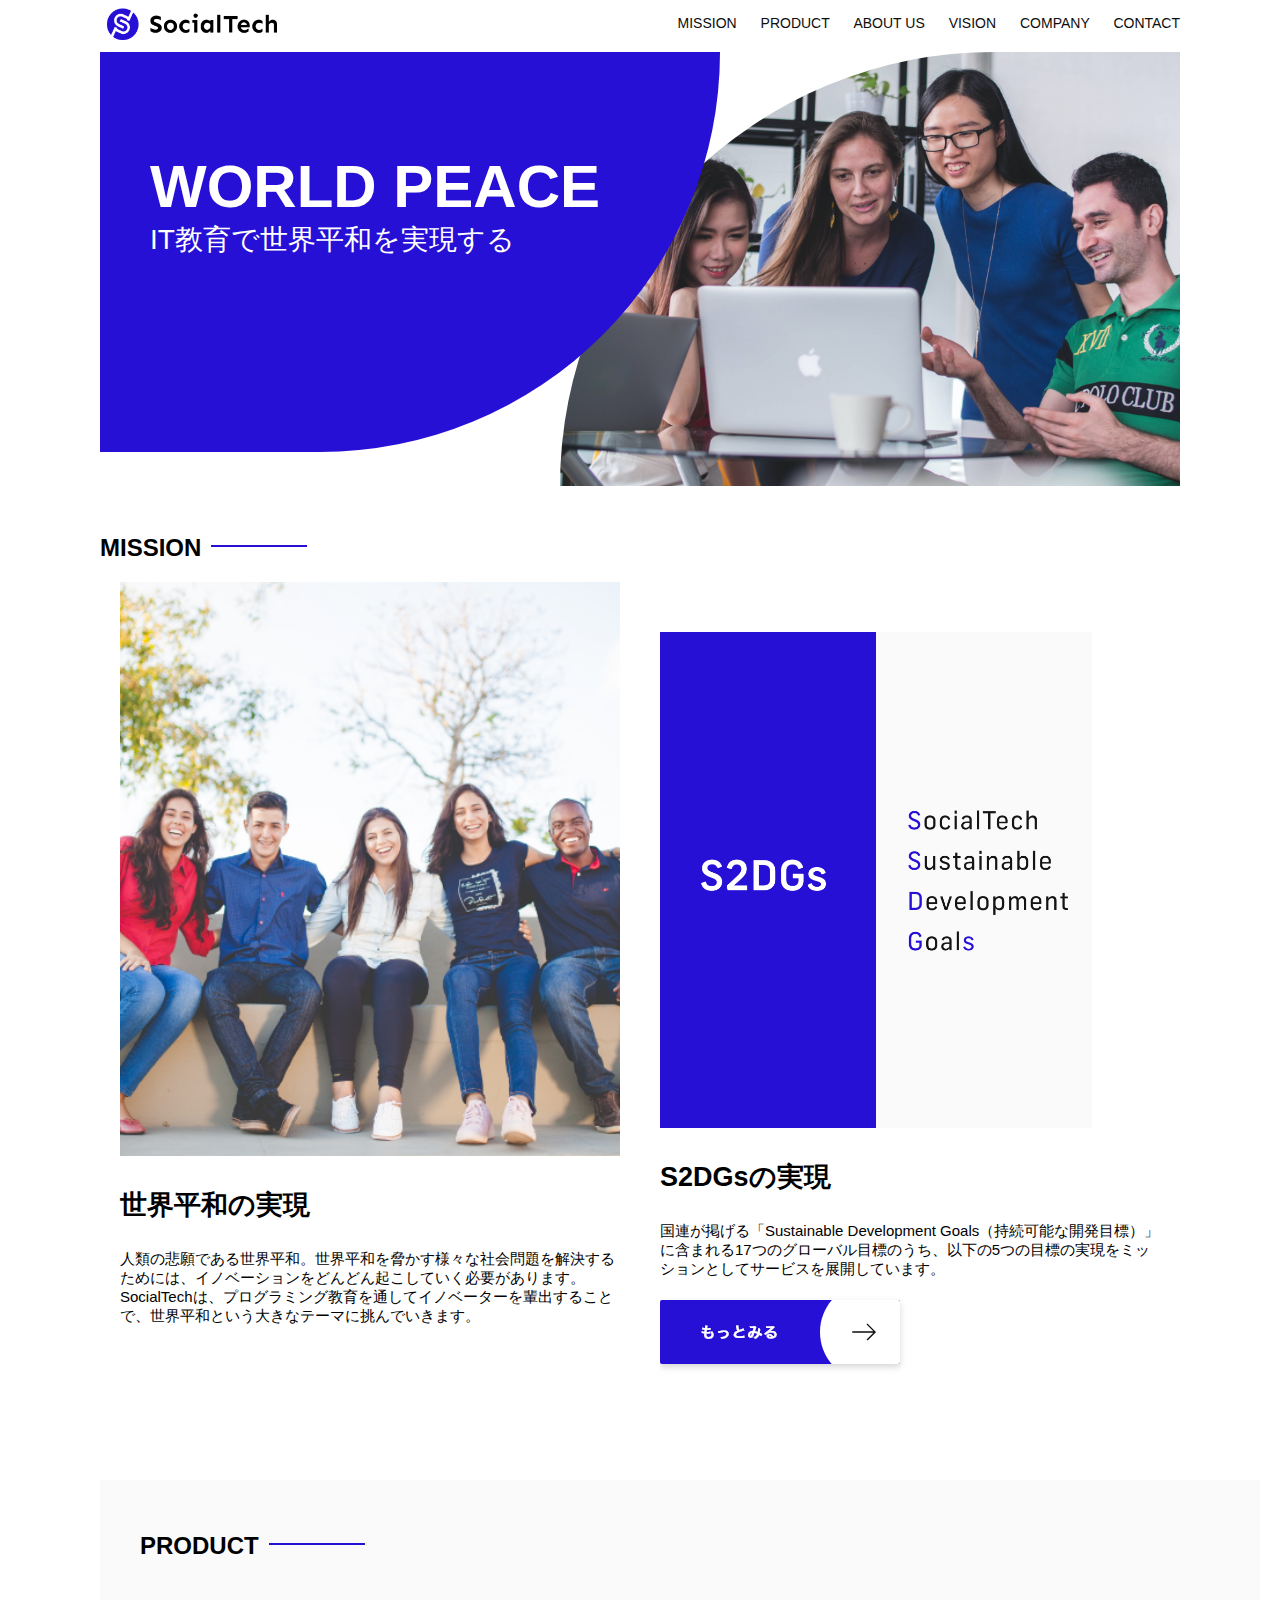
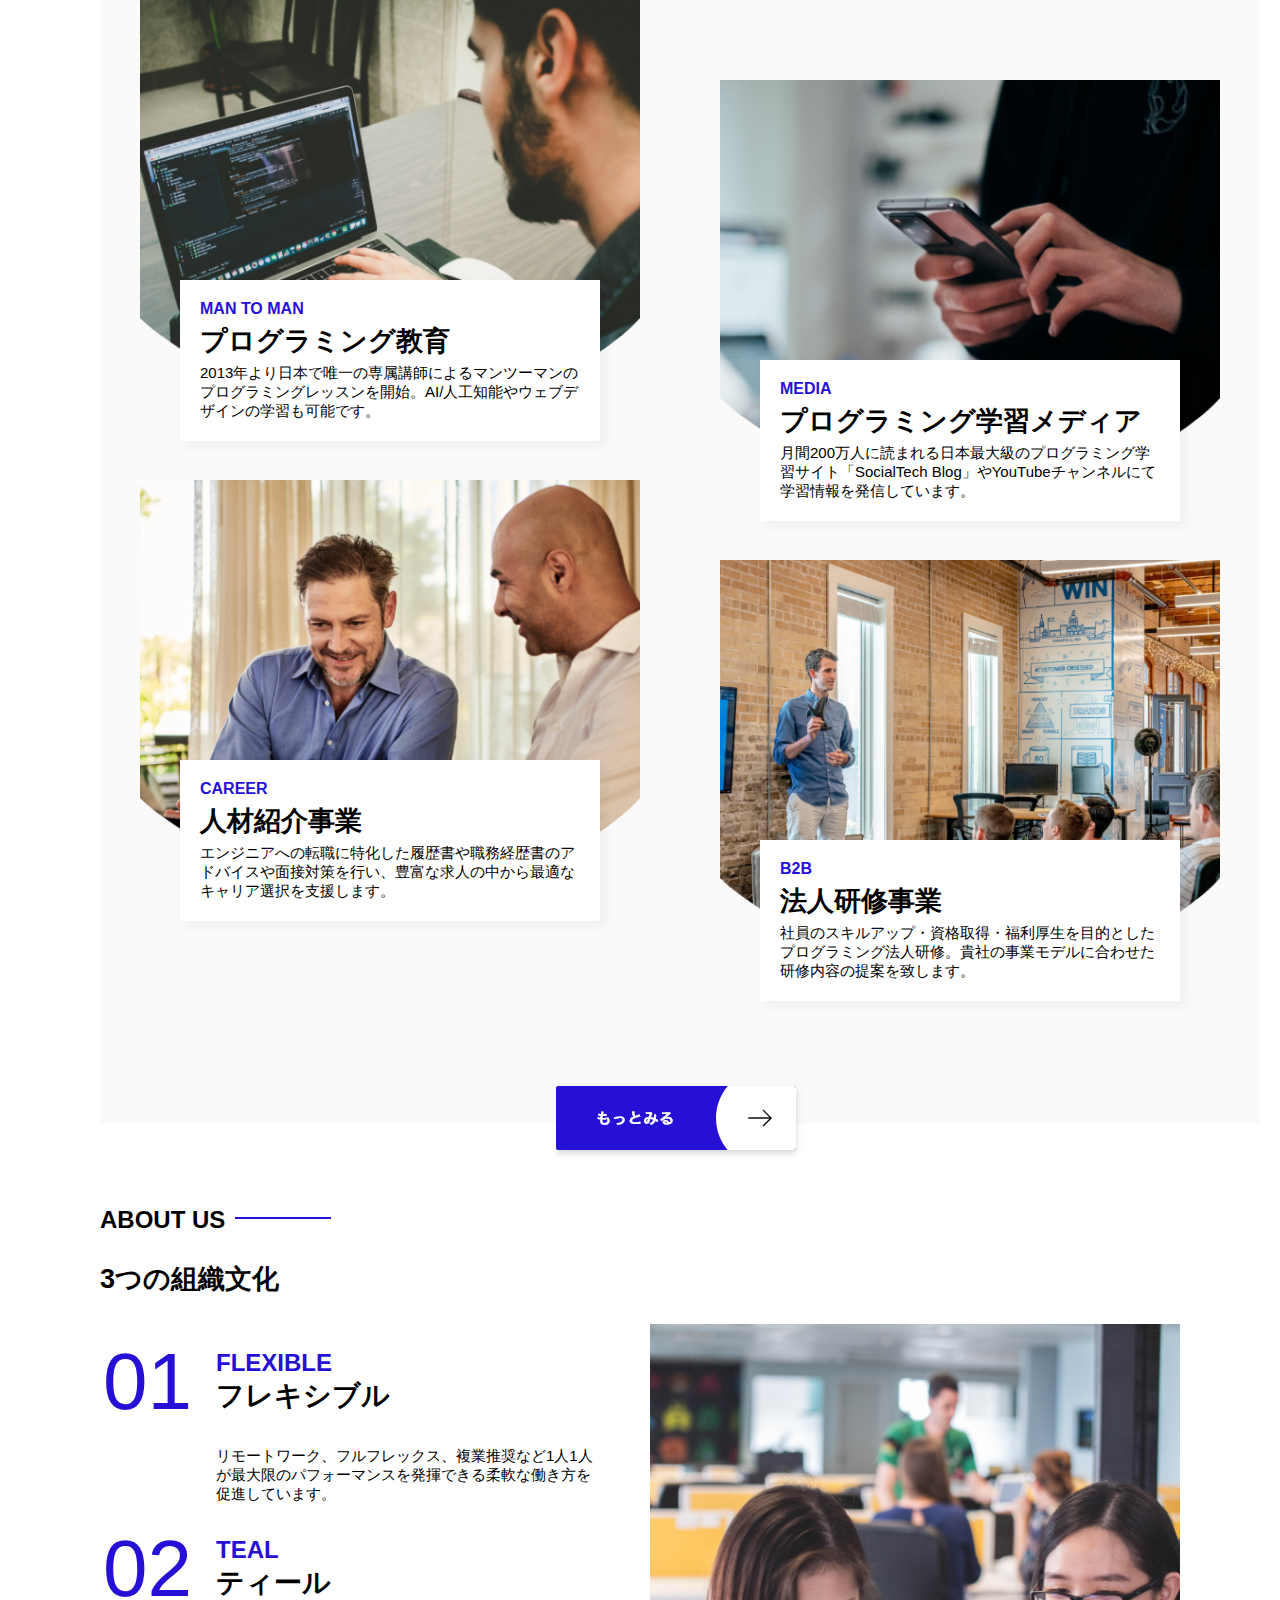
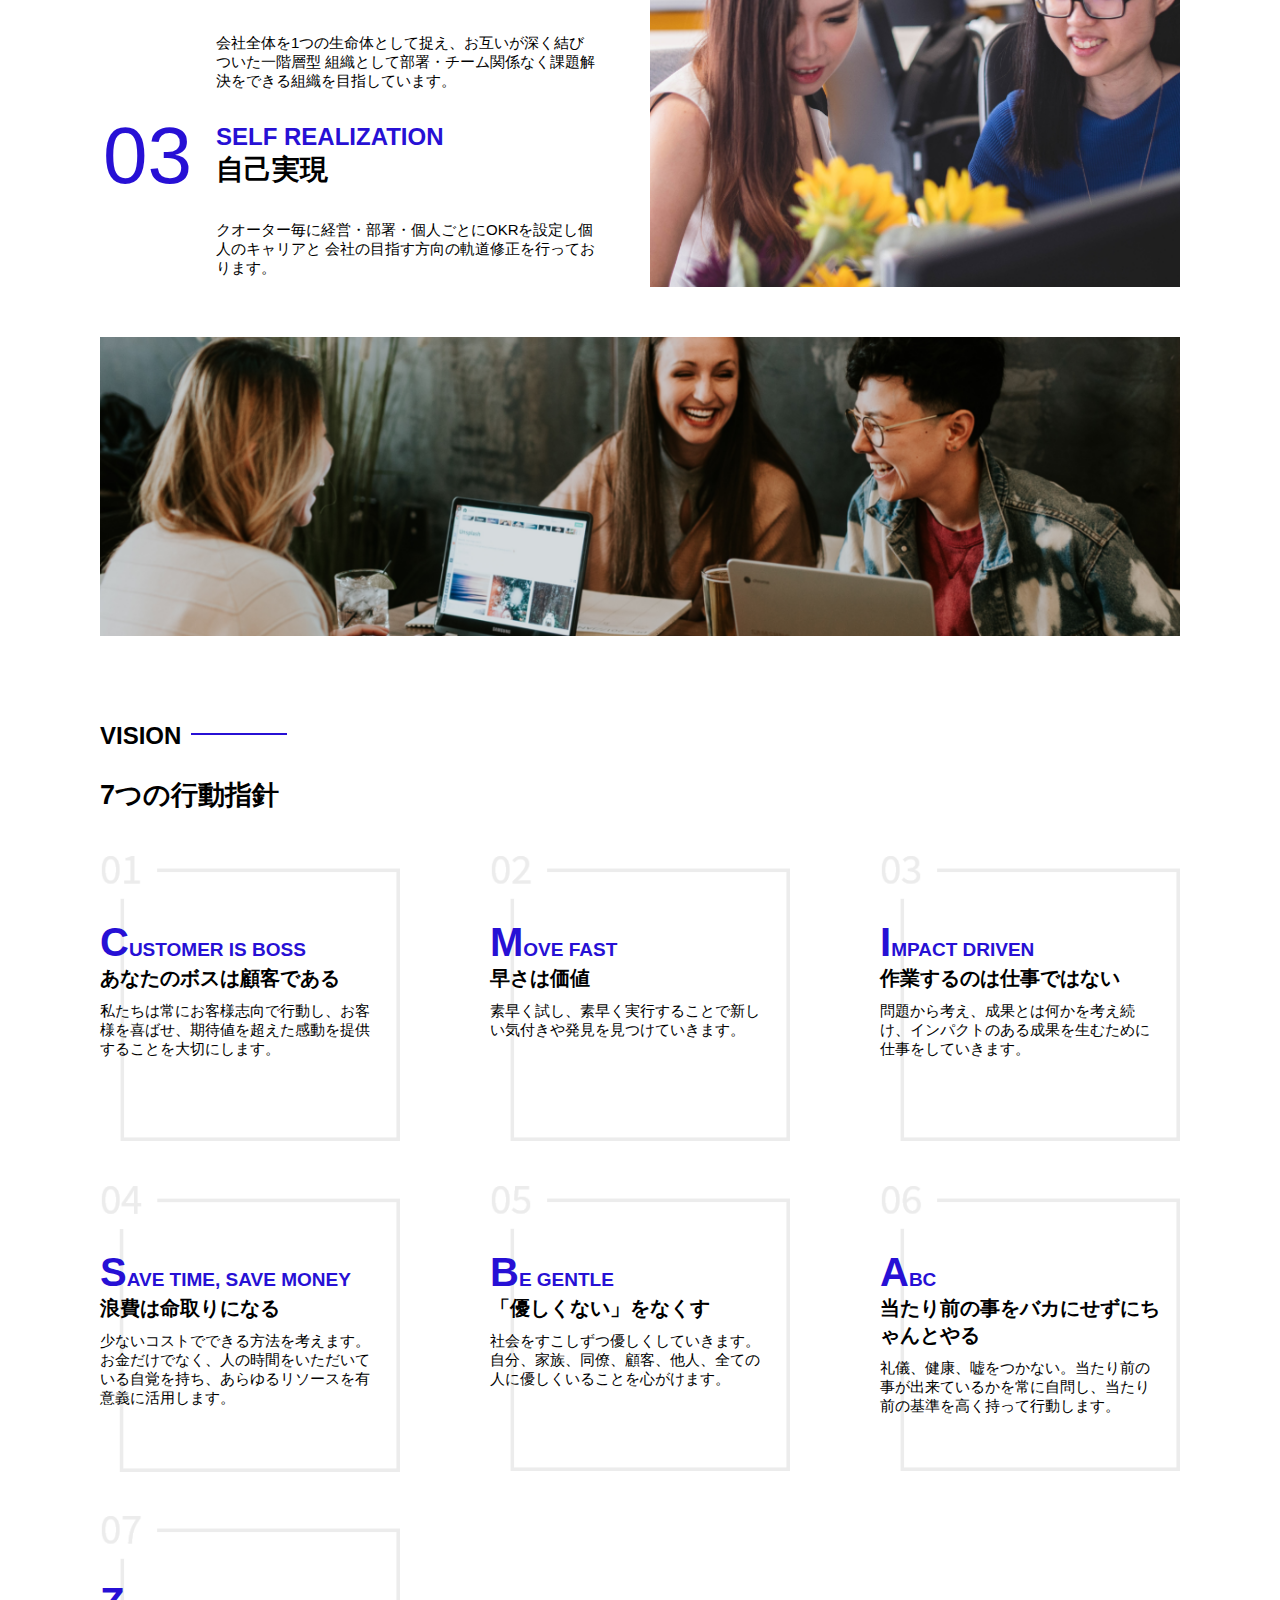
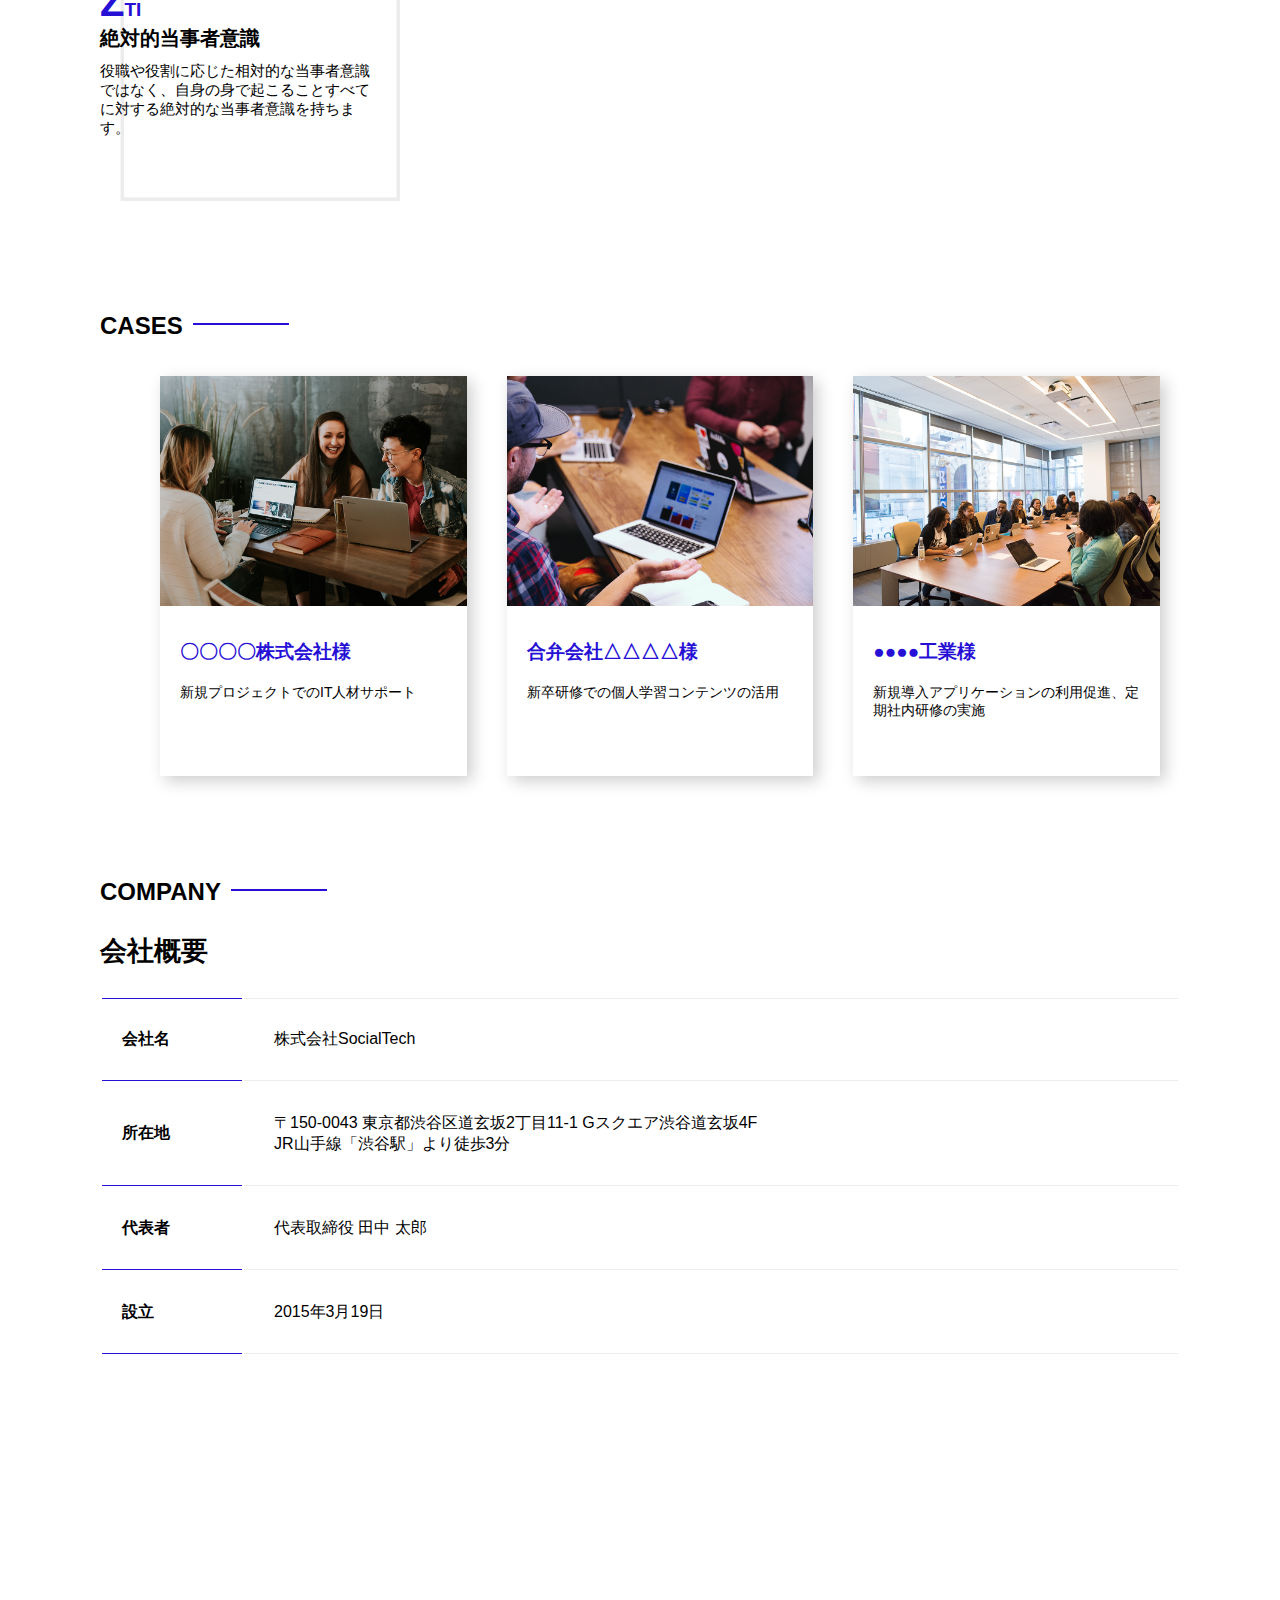
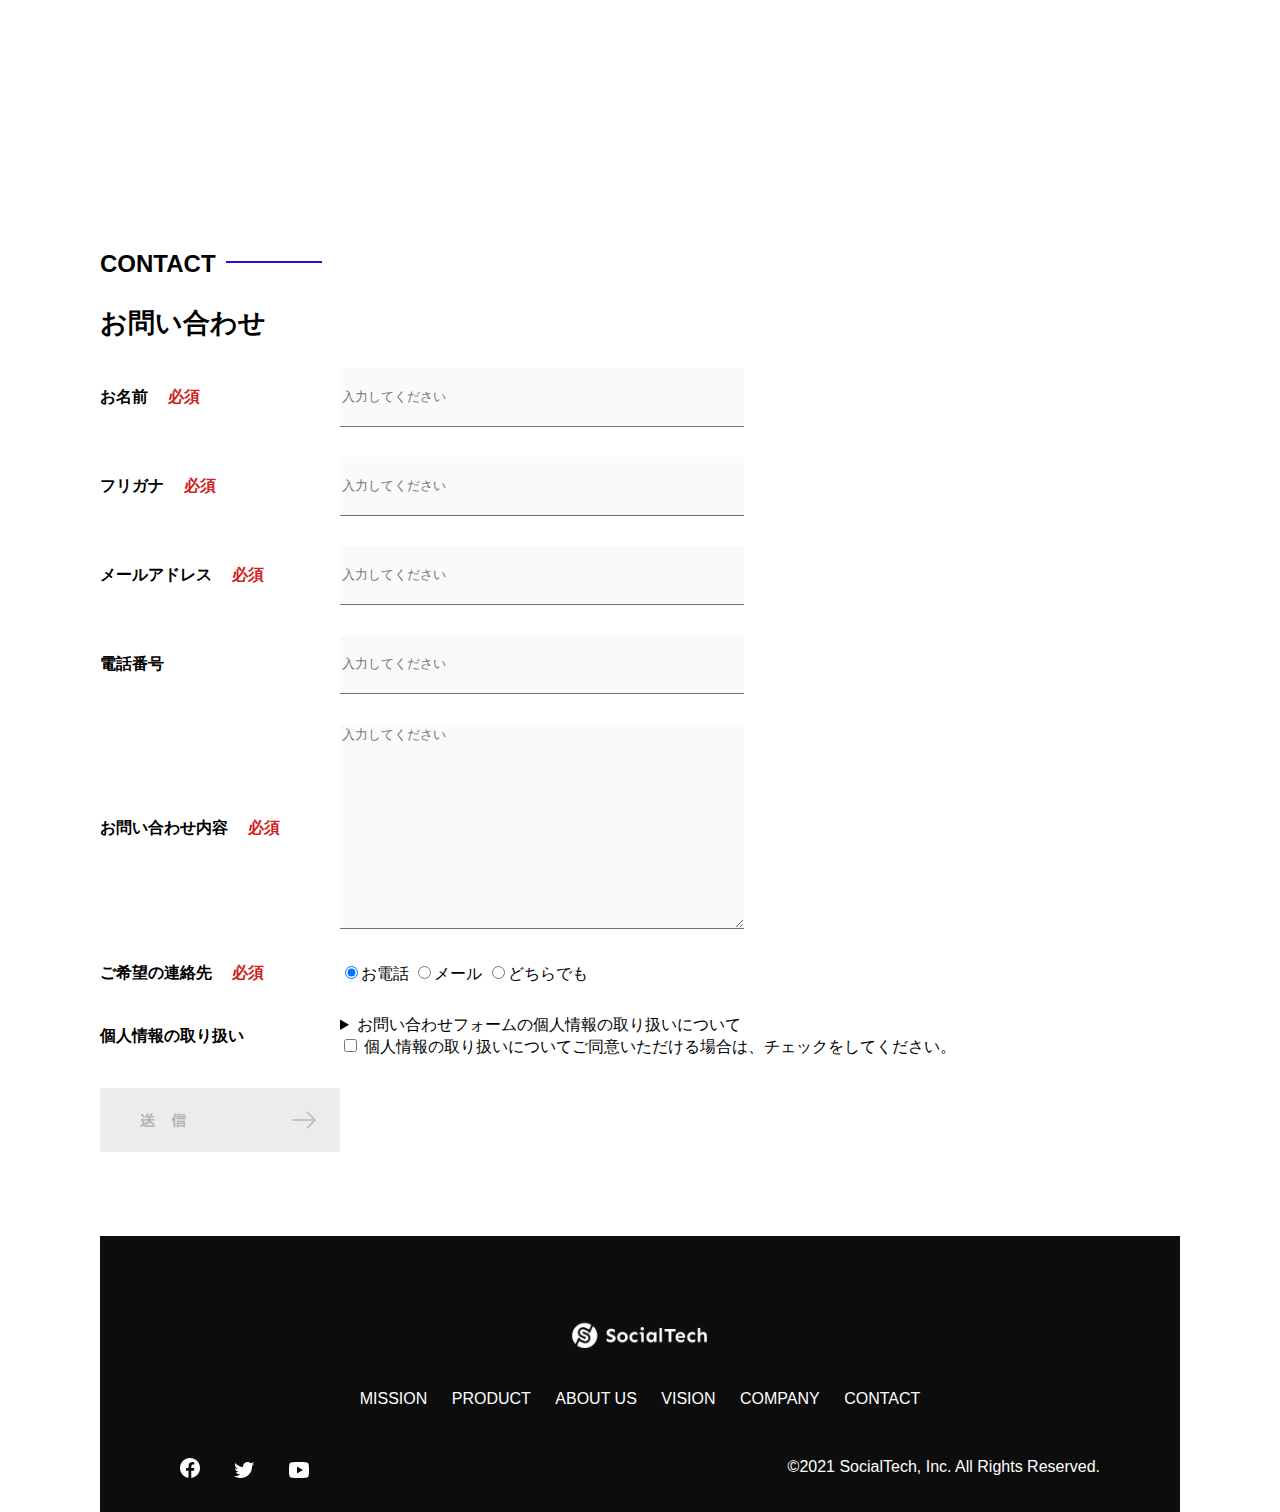
<file: index.html>
<!DOCTYPE html>
<html>

<head>
  <title>SocialTech</title>
  <meta charset="UTF-8" />
  <meta name="description" content="SocialTechはEdTech業界のリーディングカンパニーを目指します。" />
  <meta name="viewport" content="width=device-width, initial-scale=1.0" />
  <link rel="stylesheet" href="style.css" />
</head>

<body>
  <!-- ヘッダー -->
  <header>
    <!-- ロゴ -->
    <a href="index.html" id="logo"><img src="images/logo.png" alt="トップページに戻る" /></a>

    <!-- PC用ナビゲーション -->
    <nav id="nav-pc">
      <a href="mission.html">MISSION</a>
      <a href="product.html">PRODUCT</a>
      <a href="index.html#aboutus">ABOUT US</a>
      <a href="index.html#vision">VISION</a>
      <a href="index.html#company">COMPANY</a>
      <a href="index.html#contact">CONTACT</a>
    </nav>
  </header>
  <main>
    <article>
      <!-- メインビジュアル -->
      <section id="main-visual">
        <div id="main-message">
          <h1>WORLD PEACE</h1>
          <p>IT教育で世界平和を実現する</p>
        </div>
        <img src="images/index/index-main.png" alt="PCの周りに集まる多国籍の仲間たち" />
      </section>
      <!--ミッション-->
      <section id="mission">
        <h2 class="index-h2">MISSION</h2>
        <div id="mission-flex">
          <div>
            <img id="mission-photo" src="images/index/index-mission.png" alt="屋外のベンチで写真を撮影する多国籍の仲間たち" />
            <h3>世界平和の実現</h3>
            <p>
              人類の悲願である世界平和。世界平和を脅かす様々な社会問題を解決するためには、イノベーションをどんどん起こしていく必要があります。SocialTechは、プログラミング教育を通してイノベーターを輩出することで、世界平和という大きなテーマに挑んでいきます。
            </p>
          </div>
          <div>
            <img id="s2dgs" src="images/index/s2dgs.png" alt="S2DGs" />
            <h3>S2DGsの実現</h3>
            <p>
              国連が掲げる「Sustainable Development
              Goals（持続可能な開発目標）」に含まれる17つのグローバル目標のうち、以下の5つの目標の実現をミッションとしてサービスを展開しています。
            </p>
            <a href="mission.html">
              <img src="images/button-more.png" alt="もっとみる" />
            </a>
          </div>
        </div>
      </section>
      <!-- プロダクト -->
      <section id="product">
        <h2 class="index-h2">PRODUCT</h2>
        <div>
          <div id="product-left">
            <div>
              <img class="product-photo" src="images/index/index-mantoman.png" alt="PCでコードを書く男性" />
              <div class="product-explain">
                <span>MAN TO MAN</span>
                <h3>プログラミング教育</h3>
                <p>
                  2013年より日本で唯一の専属講師によるマンツーマンのプログラミングレッスンを開始。AI/人工知能やウェブデザインの学習も可能です。
                </p>
              </div>
            </div>
            <div>
              <img class="product-photo" src="images/index/index-career.png" alt="笑顔で話し合う2人の男性" />
              <div class="product-explain">
                <span>CAREER</span>
                <h3>人材紹介事業</h3>
                <p>
                  エンジニアへの転職に特化した履歴書や職務経歴書のアドバイスや面接対策を行い、豊富な求人の中から最適なキャリア選択を支援します。
                </p>
              </div>
            </div>
          </div>
          <div id="product-right">
            <div>
              <img class="product-photo" src="images/index/index-media.png" alt="スマートフォンを操作する人" />
              <div class="product-explain">
                <span>MEDIA</span>
                <h3>プログラミング学習メディア</h3>
                <p>
                  月間200万人に読まれる日本最大級のプログラミング学習サイト「SocialTech
                  Blog」やYouTubeチャンネルにて学習情報を発信しています。
                </p>
              </div>
            </div>
            <div>
              <img class="product-photo" src="images/index/index-b2b.png" alt="講演中の男性とそれを聴く人々" />
              <div class="product-explain">
                <span>B2B</span>
                <h3>法人研修事業</h3>
                <p>
                  社員のスキルアップ・資格取得・福利厚生を目的としたプログラミング法人研修。貴社の事業モデルに合わせた研修内容の提案を致します。
                </p>
              </div>
            </div>
          </div>
        </div>
        <div>
          <a id="product-more" href="product.html">
            <img src="images/button-more.png" alt="もっとみる" />
          </a>
        </div>
      </section>
      <!---ABOUT US-->
      <section id="aboutus">
        <h2 class="index-h2">ABOUT US</h2>
        <h3>3つの組織文化</h3>
        <div>
          <table class="culture-table">
            <tr>
              <td>
                <span class="culture-num">01</span>
              </td>
              <td>
                <span class="culture-en">FLEXIBLE</span>
                <span class="culture-jp">フレキシブル</span>
              </td>
            </tr>
            <tr>
              <td>
                <!--空のセル-->
              </td>
              <td>
                <p class="culture-description">
                  リモートワーク、フルフレックス、複業推奨など1人1人が最大限のパフォーマンスを発揮できる柔軟な働き方を促進しています。
                </p>
              </td>
            </tr>
            <tr>
              <td>
                <span class="culture-num">02</span>
              </td>
              <td>
                <span class="culture-en">TEAL</span>
                <span class="culture-jp">ティール</span>
              </td>
            </tr>
            <tr>
              <td>
                <!--空のセル-->
              </td>
              <td>
                <p class="culture-description">
                  会社全体を1つの生命体として捉え、お互いが深く結びついた一階層型
                  組織として部署・チーム関係なく課題解決をできる組織を目指しています。
                </p>
              </td>
            </tr>
            <tr>
              <td>
                <span class="culture-num">03</span>
              </td>
              <td>
                <span class="culture-en">SELF REALIZATION</span>
                <span class="culture-jp">自己実現</span>
              </td>
            </tr>
            <tr>
              <td>
                <!--空のセル-->
              </td>
              <td>
                <p class="culture-description">
                  クオーター毎に経営・部署・個人ごとにOKRを設定し個人のキャリアと
                  会社の目指す方向の軌道修正を行っております。
                </p>
              </td>
            </tr>
          </table>
          <img class="culture-img" src="images/index/index-aboutus1.png" alt="笑顔で話し合う2人の女性" />
        </div>
        <img class="culture-img2" src="images/index/index-aboutus2.png" alt="笑顔で話し合う3人の男女" />
      </section>
      <!-- VISION -->
      <section id="vision">
        <h2 class="index-h2">VISION</h2>
        <h3>7つの行動指針</h3>
        <div>
          <div class="vision-box">
            <img src="images/index/vision-01.png" alt="01" />
            <span>
              <h4>CUSTOMER IS BOSS</h4>
              <h5>あなたのボスは顧客である</h5>
              <p>
                私たちは常にお客様志向で行動し、お客様を喜ばせ、期待値を超えた感動を提供することを大切にします。
              </p>
            </span>
          </div>
          <div class="vision-box">
            <img src="images/index/vision-02.png" alt="02" />
            <span>
              <h4>MOVE FAST</h4>
              <h5>早さは価値</h5>
              <p>
                素早く試し、素早く実行することで新しい気付きや発見を見つけていきます。
              </p>
            </span>
          </div>
          <div class="vision-box">
            <img src="images/index/vision-03.png" alt="03" />
            <span>
              <h4>IMPACT DRIVEN</h4>
              <h5>作業するのは仕事ではない</h5>
              <p>
                問題から考え、成果とは何かを考え続け、インパクトのある成果を生むために仕事をしていきます。
              </p>
            </span>
          </div>
          <div class="vision-box">
            <img src="images/index/vision-04.png" alt="04" />
            <span>
              <h4>SAVE TIME, SAVE MONEY</h4>
              <h5>浪費は命取りになる</h5>
              <p>
                少ないコストでできる方法を考えます。お金だけでなく、人の時間をいただいている自覚を持ち、あらゆるリソースを有意義に活用します。
              </p>
            </span>
          </div>
          <div class="vision-box">
            <img src="images/index/vision-05.png" alt="05" />
            <span>
              <h4>BE GENTLE</h4>
              <h5>「優しくない」をなくす</h5>
              <p>
                社会をすこしずつ優しくしていきます。自分、家族、同僚、顧客、他人、全ての人に優しくいることを心がけます。
              </p>
            </span>
          </div>
          <div class="vision-box">
            <img src="images/index/vision-06.png" alt="06" />
            <span>
              <h4>ABC</h4>
              <h5>当たり前の事をバカにせずにちゃんとやる</h5>
              <p>
                礼儀、健康、嘘をつかない。当たり前の事が出来ているかを常に自問し、当たり前の基準を高く持って行動します。
              </p>
            </span>
          </div>
          <div class="vision-box">
            <img src="images/index/vision-07.png" alt="07" />
            <span>
              <h4>ZTI</h4>
              <h5>絶対的当事者意識</h5>
              <p>
                役職や役割に応じた相対的な当事者意識ではなく、自身の身で起こることすべてに対する絶対的な当事者意識を持ちます。
              </p>
            </span>
          </div>
        </div>
      </section>
      <!-- CASES -->
      <section id="cases">
        <h2 class="index-h2">CASES</h2>
        <ul>
          <!-- case-1 -->
          <li class="case-card">
            <img class="case-img" src="images/index/case-1.png" alt="仲良く語り合う３人">
            <div class="case-info">
              <h3 class="case-name">〇〇〇〇株式会社様</h3>
              <p class="case-content">新規プロジェクトでのIT人材サポート</p>
            </div>
          </li>
          <!-- case-2 -->
          <li class="case-card">
            <img class="case-img" src="images/index/case-2.png" alt="PCでコンテンツを見る">
            <div class="case-info">
              <h3 class="case-name">合弁会社△△△△様</h3>
              <p class="case-content">新卒研修での個人学習コンテンツの活用</p>
            </div>
          </li>
          <!-- case-3 -->
          <li class="case-card">
            <img class="case-img" src="images/index/case-3.png" alt="社内研修中の会議室">
            <div class="case-info">
              <h3 class="case-name">●●●●工業様</h3>
              <p class="case-content">新規導入アプリケーションの利用促進、定期社内研修の実施</p>
            </div>
          </li>
        </ul>
      </section>
      <!-- COMPANY -->
      <section id="company">
        <h2 class="index-h2">COMPANY</h2>
        <h3>会社概要</h3>
        <table id="company-table">
          <tr>
            <th class="tableheader-first">会社名</th>
            <td class="cell-first">株式会社SocialTech</td>
          </tr>
          <tr>
            <th class="tableheader">所在地</th>
            <td class="cell">
              〒150-0043 東京都渋谷区道玄坂2丁目11-1 Gスクエア渋谷道玄坂4F<br />JR山手線「渋谷駅」より徒歩3分
            </td>
          </tr>
          <tr>
            <th class="tableheader">代表者</th>
            <td class="cell">代表取締役 田中 太郎</td>
          </tr>
          <tr>
            <th class="tableheader">設立</th>
            <td class="cell">2015年3月19日</td>
          </tr>
        </table>
        <iframe
          src="https://www.google.com/maps/embed?pb=!1m18!1m12!1m3!1d3241.7759544892483!2d139.69399665123464!3d35.65789123876098!2m3!1f0!2f0!3f0!3m2!1i1024!2i768!4f13.1!3m3!1m2!1s0x60188caa0042e8d1%3A0xba130bea826a7aa2!2z44CSMTUwLTAwNDMg5p2x5Lqs6YO95riL6LC35Yy66YGT546E5Z2C77yS5LiB55uu77yR77yR4oiS77yR!5e0!3m2!1sja!2sjp!4v1636872991912!5m2!1sja!2sjp"
          style="border: 0" allowfullscreen="" loading="lazy">
        </iframe>
      </section>
      <!-- お問い合わせフォーム -->
      <section id="contact">
        <h2 class="index-h2">CONTACT</h2>
        <h3>お問い合わせ</h3>
        <form>
          <div>
            <div class="contact-heading">
              <label class="contact-label">お名前<span class="contact-span">必須</span></label>
            </div>
            <div class="contact-form">
              <input type="text" name="name" placeholder="入力してください" class="contact-textbox" />
            </div>
          </div>
          <div>
            <div class="contact-heading">
              <label class="contact-label">フリガナ<span class="contact-span">必須</span></label>
            </div>
            <div>
              <input type="text" name="hurigana" placeholder="入力してください" class="contact-textbox" />
            </div>
          </div>
          <div>
            <div class="contact-heading">
              <label class="contact-label">メールアドレス<span class="contact-span">必須</span></label>
            </div>
            <div>
              <input type="text" name="email" placeholder="入力してください" class="contact-textbox" />
            </div>
          </div>
          <div>
            <div class="contact-heading">
              <label class="contact-label">電話番号</label>
            </div>
            <div>
              <input type="text" name="tel" placeholder="入力してください" class="contact-textbox" />
            </div>
          </div>
          <div>
            <div class="contact-heading">
              <label class="contact-label">お問い合わせ内容<span class="contact-span">必須</span></label>
            </div>
            <div>
              <textarea class="contact-textarea" placeholder="入力してください" name="message"></textarea>
            </div>
          </div>
          <div>
            <div class="contact-heading">
              <label class="contact-label">ご希望の連絡先<span class="contact-span">必須</span></label>
            </div>
            <div>
              <input class="radiobutton" type="radio" value="tel" name="contact" checked /><label>お電話</label>
              <input class="radiobutton" type="radio" value="mail" name="contact" /><label>メール</label>
              <input class="radiobutton" type="radio" value="both" name="contact" /><label>どちらでも</label>
            </div>
          </div>
          <div>
            <div class="contact-heading">
              <label class="contact-label">個人情報の取り扱い</label>
            </div>
            <div>
              <details>
                <summary>
                  お問い合わせフォームの個人情報の取り扱いについて
                </summary>
                <div>
                  <span>１．組織の名称又は氏名</span><br>
                  株式会社SocialTech<br /><br />
                  <span>２．個人情報保護管理者（若しくはその代理人）の氏名又は職名、所属及び連絡先
                    鈴木 一郎 コーポレート部</span><br />
                  メールアドレス:support@socialtech.net<br />
                  TEL:03-xxxx-xxxx<br />
                  <span>３．個人情報の利用目的</span><br />
                  ・本サービス及び本サービスに関連する情報の提供又はそれらに関する連絡のため<br />
                  ・ユーザーの本人確認のため<br />
                  ・当社サービスのご案内のため<br />
                  ・当社の商品等の広告または宣伝（電子メールによるものを含むものとします。）<br /><br />
                  <span>４．個人情報の取り扱い業務の委託</span><br />
                  個人情報の取扱業務の全部または一部を外部に業務委託する場合があります。<br />
                  その際、弊社は、個人情報を適切に保護できる管理体制を敷き実行していることを条件として<br />
                  委託先を厳選したうえで、機密保持契約を委託先と締結し、お客様の個人情報を厳密に管理させます。<br /><br />
                  <span>５．個人情報の開示等の請求</span><br />
                  お客様は、弊社に対してご自身の個人情報の開示等（利用目的の通知、開示、内容の訂正・追加・削除、利用の停止または消去、第三者への提供の停止）に関して、当社問合わせ窓口に申し出ることができます。<br />
                  その際、弊社はお客様ご本人を確認させていただいたうえで、合理的な期間内に対応いたします。<br /><br />
                  なお、個人情報に関する弊社問合わせ先は、次の通りです。<br /><br />
                  株式会社SocialTech 個人情報問合せ窓口<br />
                  〒150-0043 東京都渋谷区道玄坂2丁目11-1 Ｇスクエア渋谷道玄坂
                  4F<br />
                  メールアドレス:support@socialtech.net TEL:03-xxxx-xxxx<br /><br />
                  <span>６．個人情報を提供されることの任意性について</span><br /><br />
                  お客様がご自身の個人情報を弊社に提供されるか否かは、お客様のご判断によりますが、もしご提供されない場合には、適切なサービスが提供できない場合がありますので予めご了承ください。
                </div>
              </details>
              <input type="checkbox" name="agree" />
              <span>個人情報の取り扱いについてご同意いただける場合は、チェックをしてください。</span>
            </div>
          </div>
          <input type="image" value="Submit" src="images/button-submit.png" alt="送信する" />
        </form>
      </section>
    </article>
    <footer>
      <div id="footer-logo">
        <img src="images/logo-sp.png" alt="SocialTech" />
      </div>
      <div id="footer-link">
        <a href="mission.html">MISSION</a>
        <a href="product.html">PRODUCT</a>
        <a href="index.html#aboutus">ABOUT US</a>
        <a href="index.html#vision">VISION</a>
        <a href="index.html#company">COMPANY</a>
        <a href="index.html#contact">CONTACT</a>
      </div>
      <div id="sns-footer">
        <a href="https://www.facebook.com/sejuku2013"><img src="images/button-facebook.png" alt="Facebookのリンク" /></a>
        <a href="https://twitter.com/samuraijuku"><img src="images/button-twitter.png" alt="Twitterのリンク" /></a>
        <a href="https://www.youtube.com/channel/UCCFOQO5aDK0xXam4cUQXT8g"><img src="images/button-youtube.png"
            alt="YouTubeのリンク" /></a>
        <span id="copyright">&copy;2021 SocialTech, Inc. All Rights Reserved.
        </span>
      </div>
    </footer>
  </main>
</body>

</html>
</file>
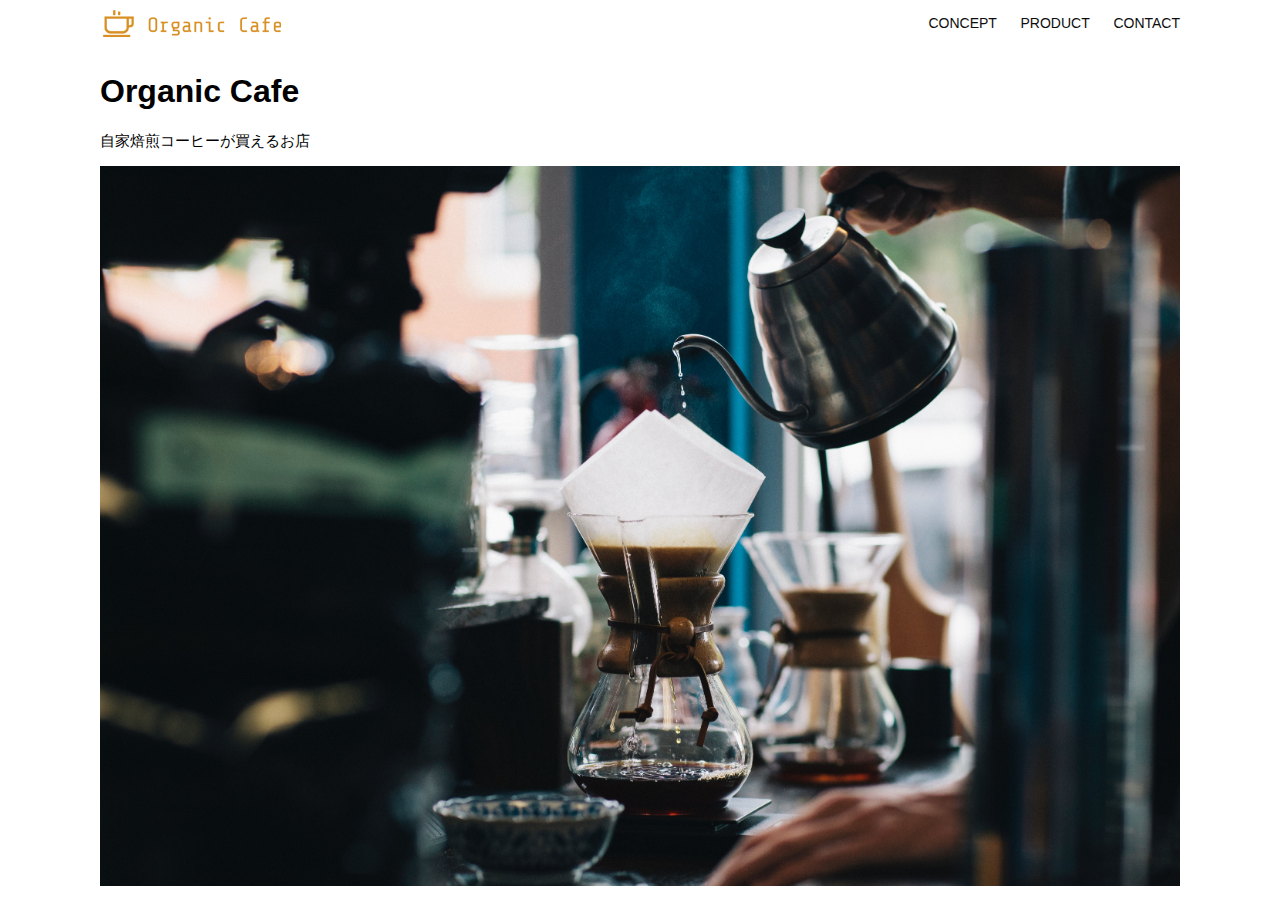
<file: html-css-kadai_013/index.html>
<!DOCTYPE html>
<html>

<head>
  <title>Organic Cafe</title>
  <meta charset="UTF-8" />
  <meta name="description" content="自家焙煎のコーヒーがお家で楽しめるOrganic Cafe" />
  <meta name="viewport" content="width=device-width, initial-scale=1.0" />
  <link rel="stylesheet" href="style.css" />
</head>

<body>
  <!-- ヘッダー -->
  <header>
    <!-- ロゴ -->
    <a href="index.html" id="logo"><img src="images/logo.png" alt="トップページに戻る" /></a>

    <!-- スマートフォン向けのハンバーガーメニュー画像 -->
    <img id="menu-sp" src="images/button-menu.png" alt="ナビゲーションを開く"
      onclick="document.getElementById('nav-sp').style.display = 'block'">
    <!-- SP向けのナビゲーション -->
    <nav id="nav-sp">
      <img id="close" src="images/button-close.png" alt="ナビゲーションを閉じる"
        onclick="document.getElementById('nav-sp').style.display = 'none'">
      <a id="logo-sp" href="index.html" onclick="document.getElementById('nav-sp').style.display = 'none'"><img
          src="images/logo-sp.png" alt="トップページに戻る"></a>
      <a class="menu" href="index.html#concept"
        onclick="document.getElementById('nav-sp').style.display = 'none'">CONCEPT</a>
      <a class="menu" href="index.html#product"
        onclick="document.getElementById('nav-sp').style.display='none'">PRODUCT</a>
      <a class="menu" href="index.html#contact"
        onclick="document.getElementById('nav-sp').style.display='none'">CONTACT</a>


    </nav>

    <!-- PC用ナビゲーション -->
    <nav id="nav-pc">
      <a href="index.html#concept">CONCEPT</a>
      <a href="index.html#product">PRODUCT</a>
      <a href="index.html#contact">CONTACT</a>
    </nav>
  </header>

  <main>
    <article>
      <!-- メインビジュアル -->
      <section id="main-visual">
        <div id="main-message">
          <h1>Organic Cafe</h1>
          <p>自家焙煎コーヒーが買えるお店</p>
        </div>
        <img src="images/main-image.jpg" alt="コーヒーをハンドドリップで淹れる画像" />
      </section>
    </article>
  </main>
</body>

</html>
</file>
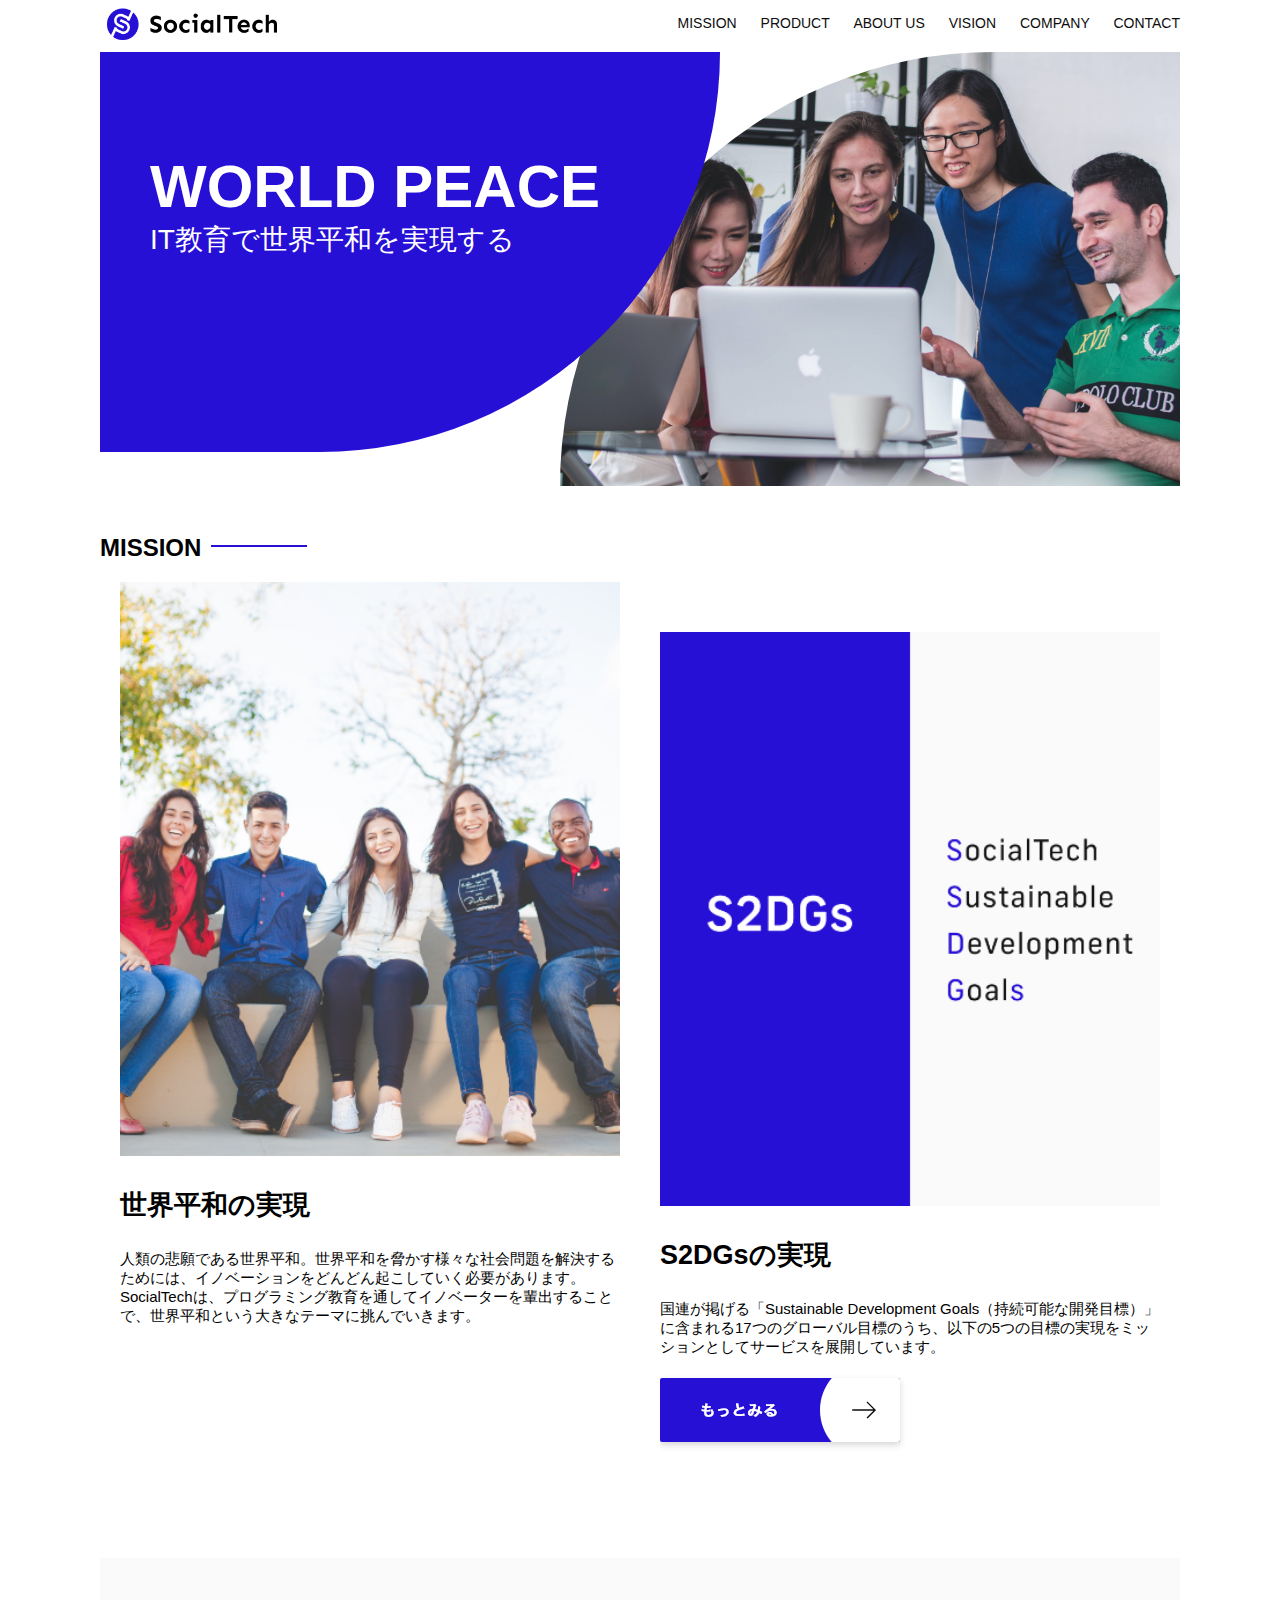
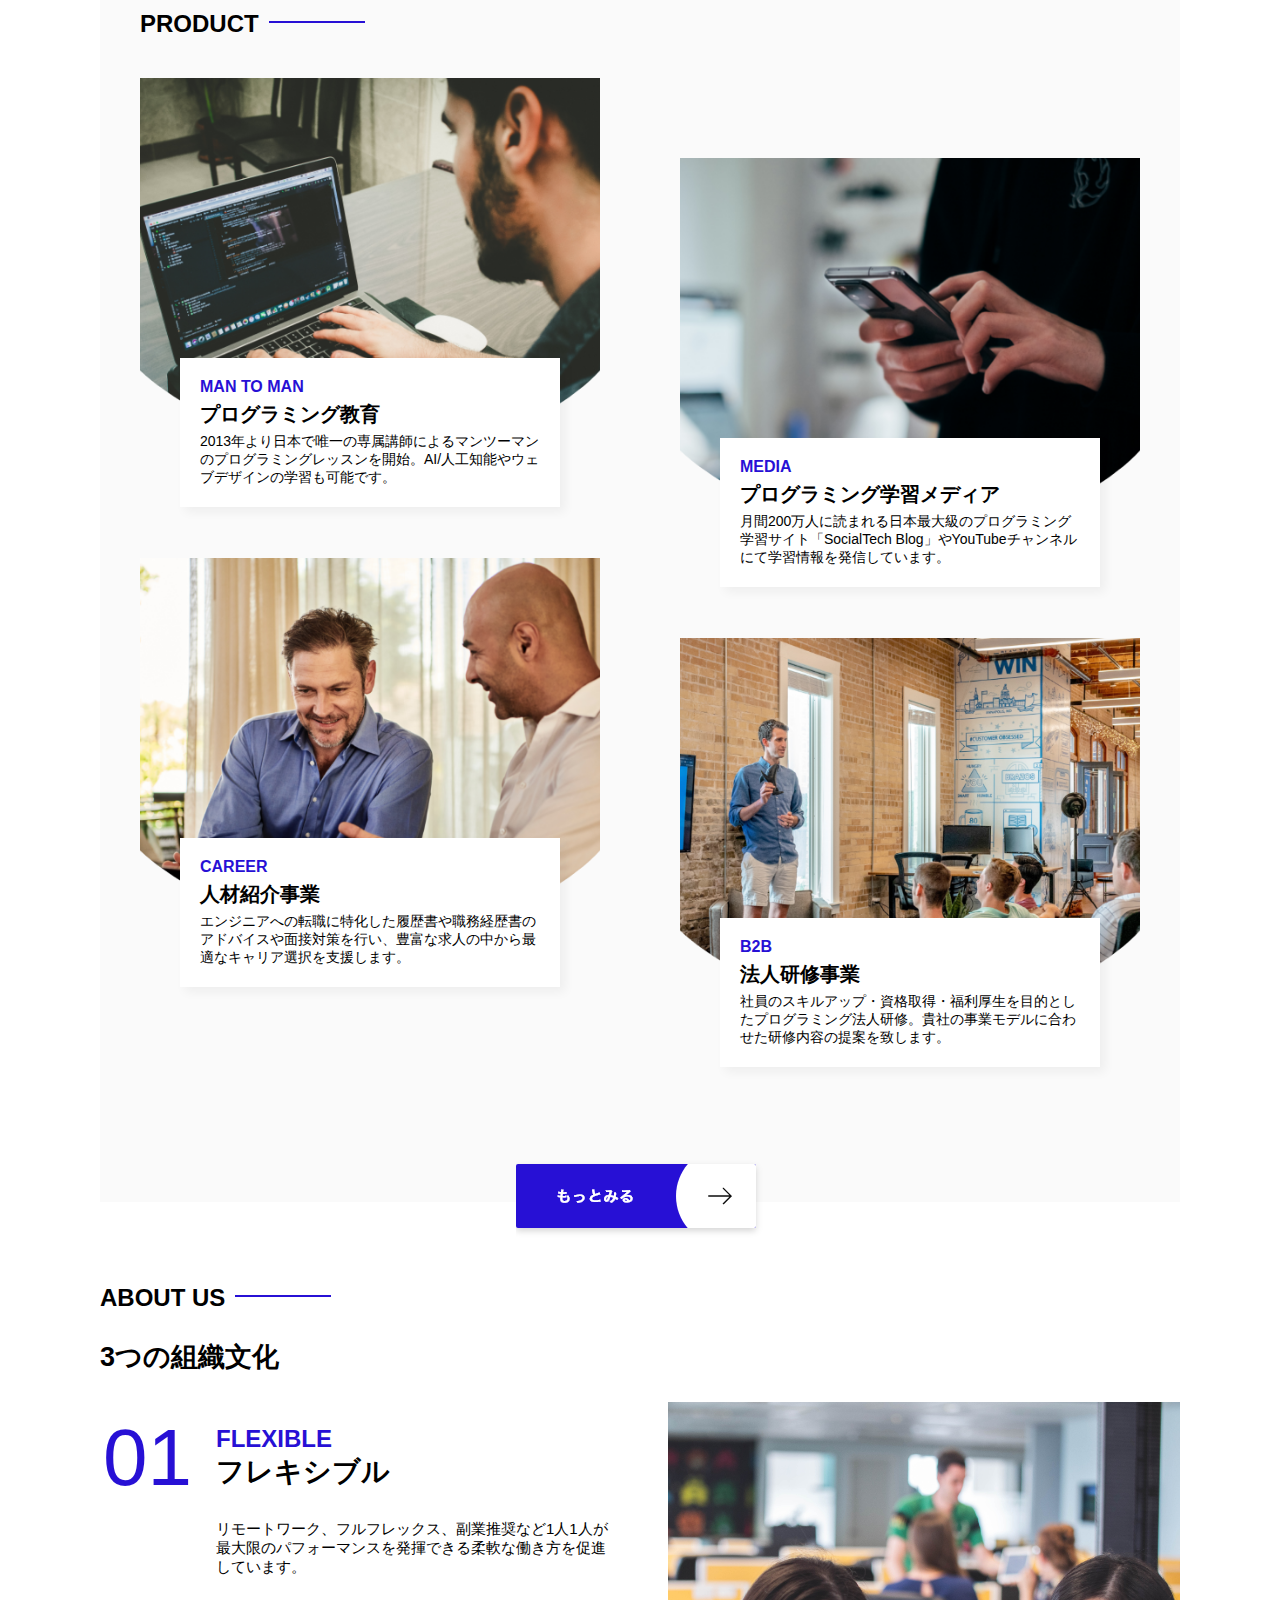
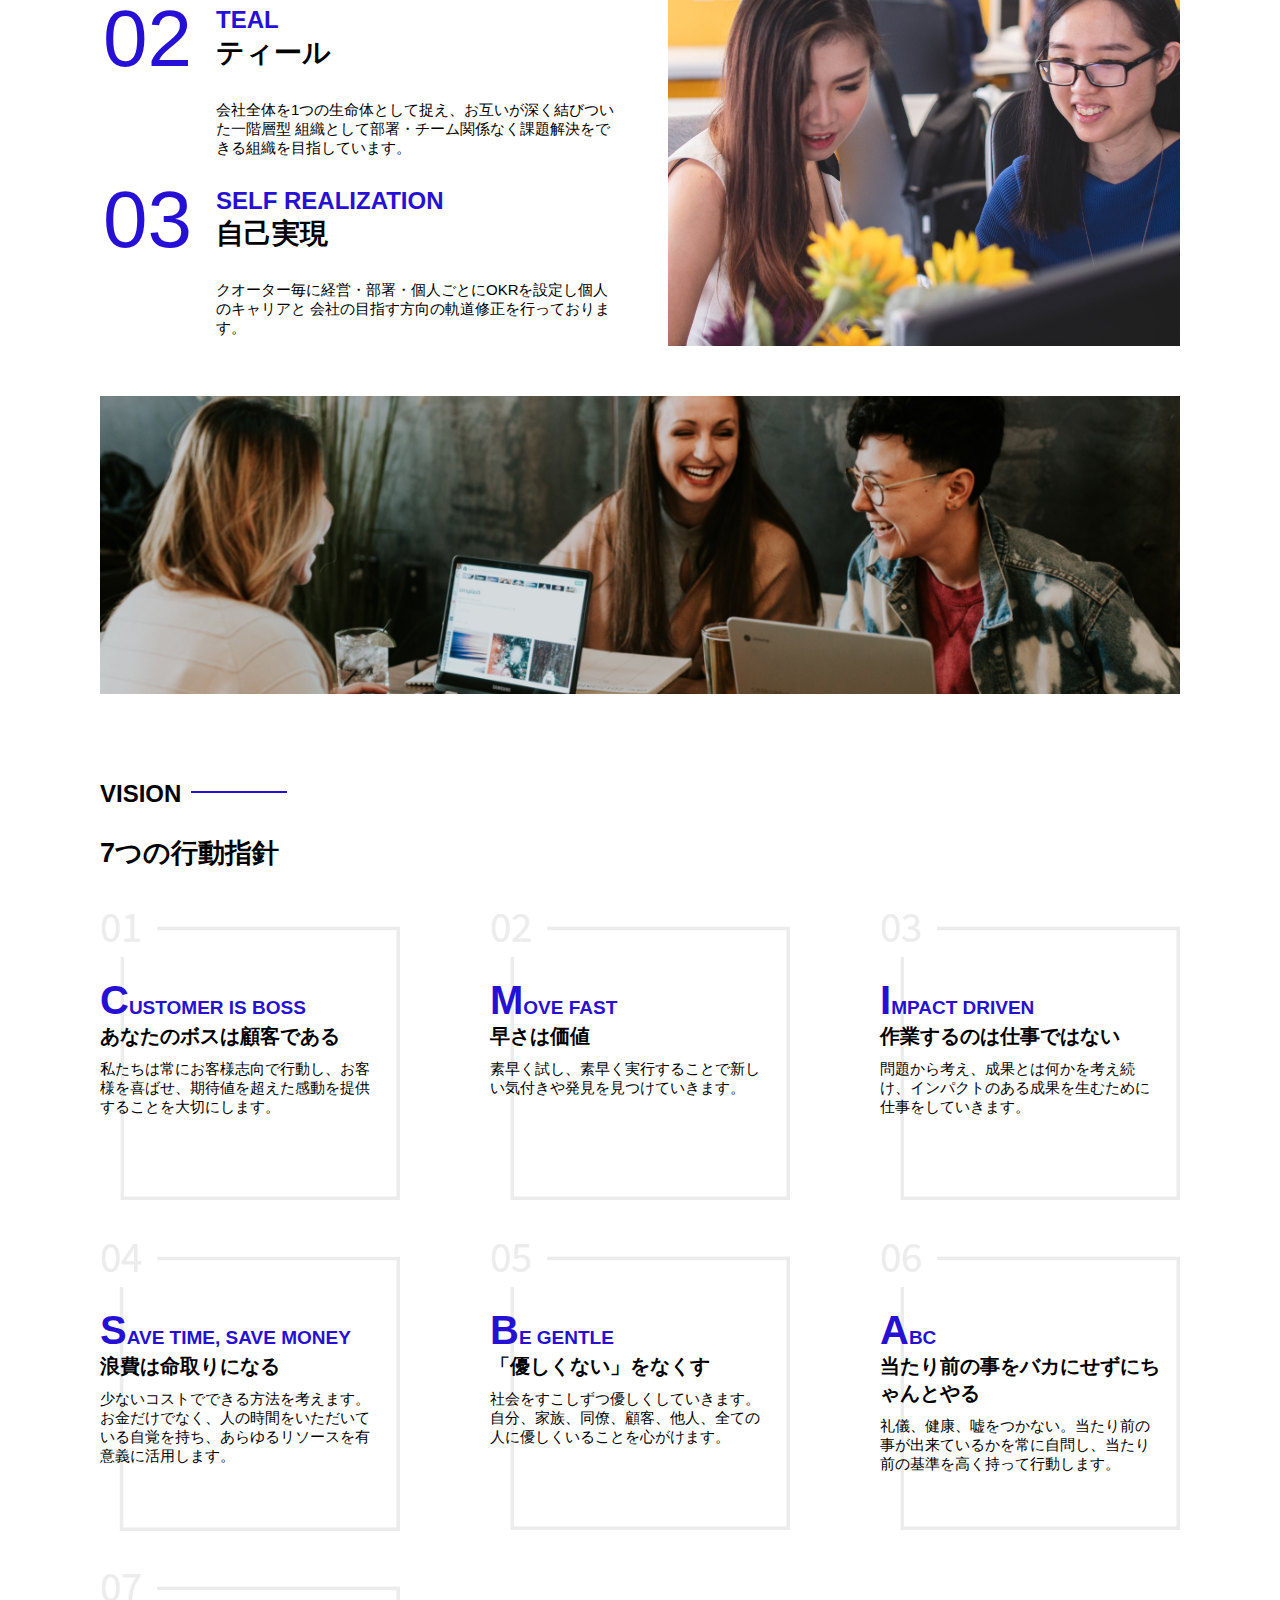
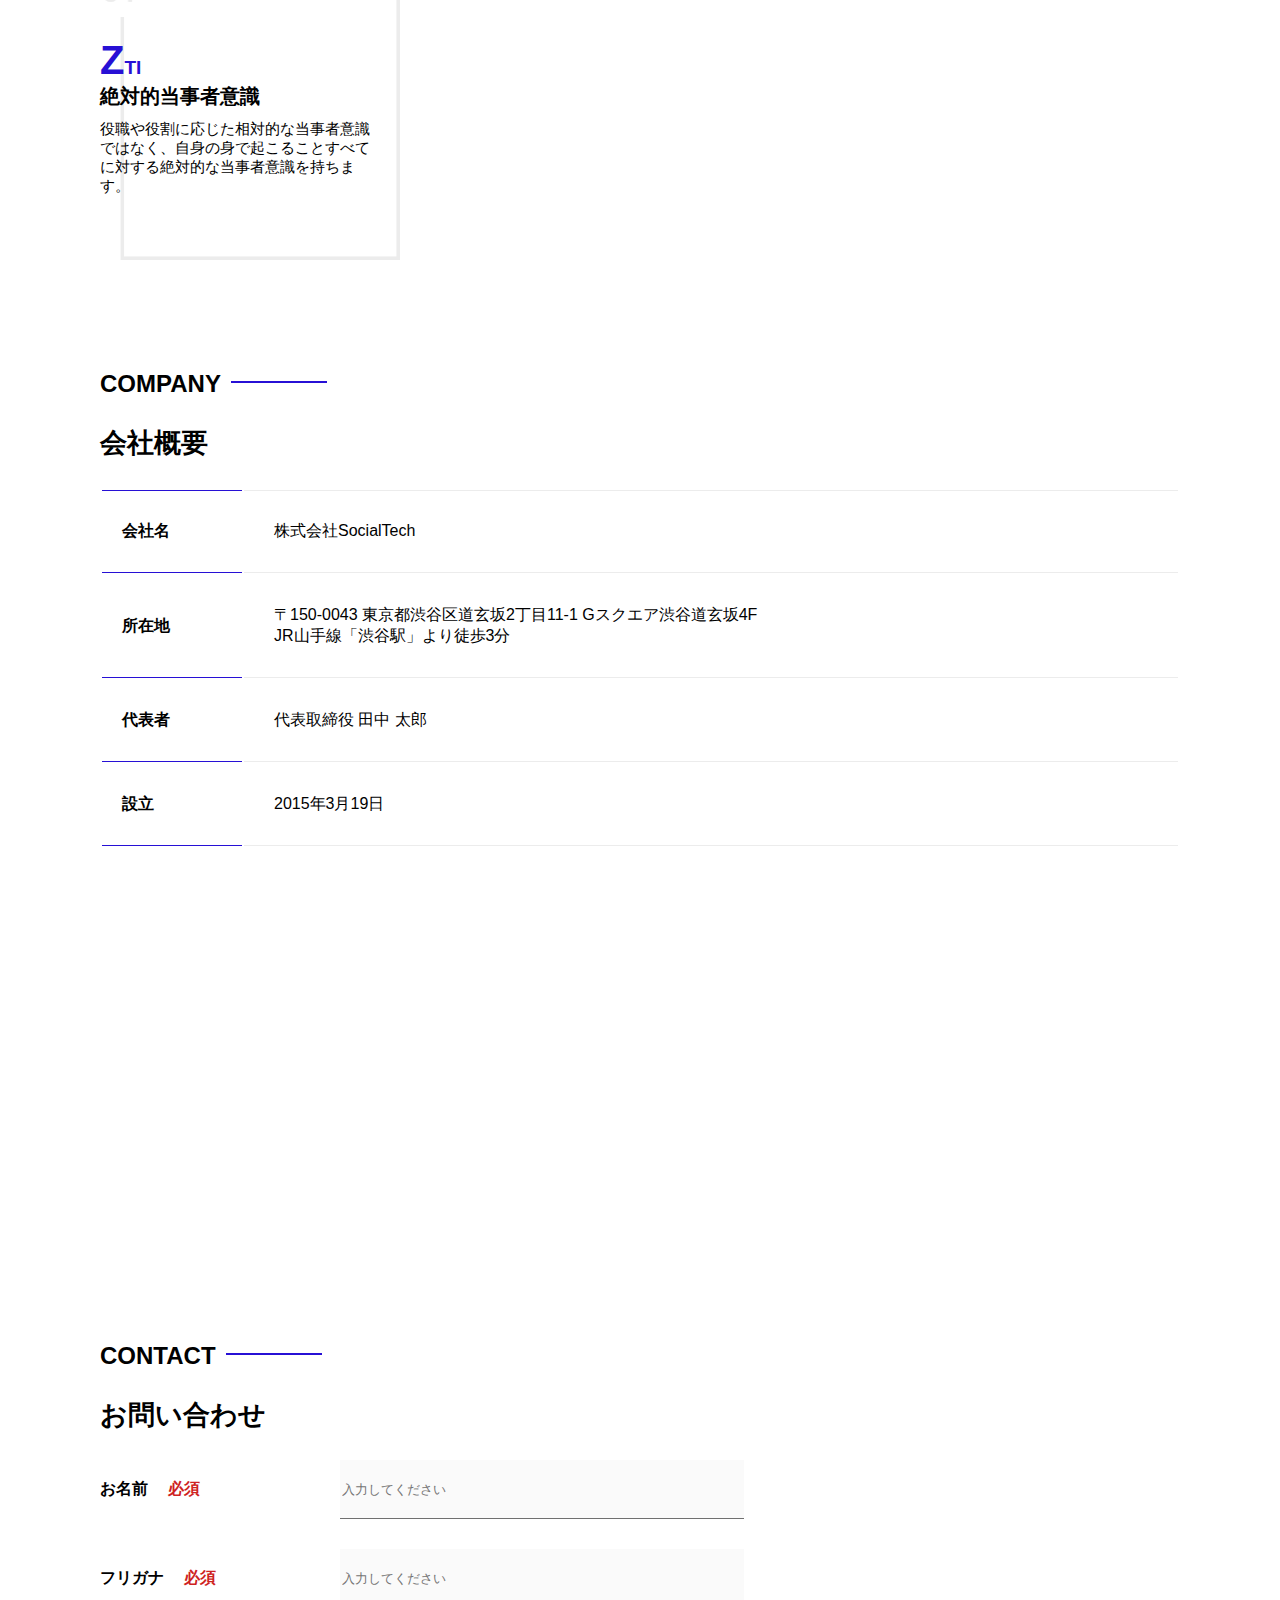
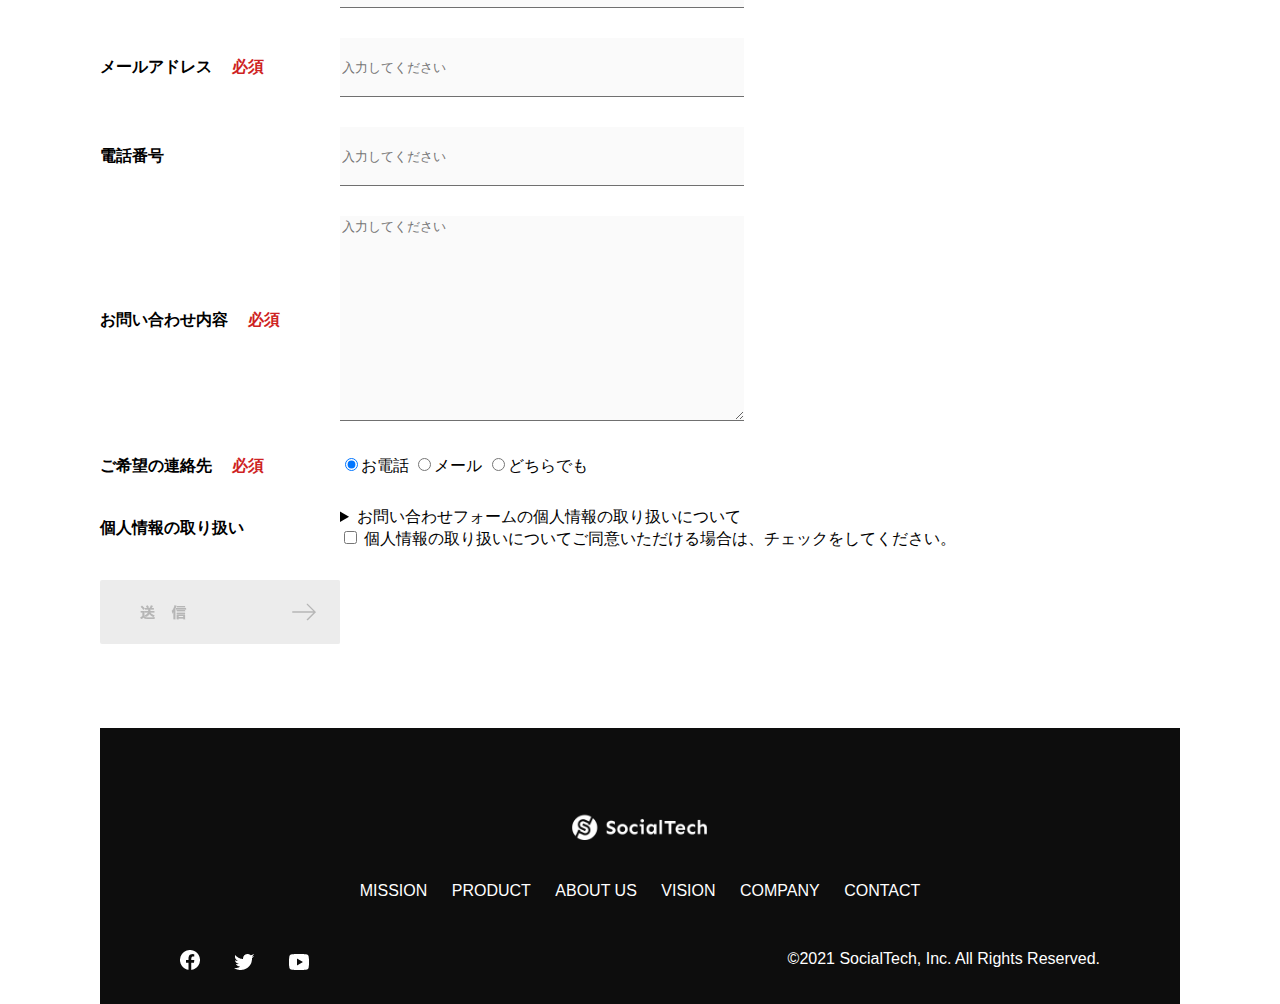
<file: kadai_tutorial_output/index.html>
<!DOCTYPE html>
<html lang=ja>

<head>
  <title>SocialTech</title>
  <meta charset="UTF-8" />
  <meta name="description" content="SocialTechはEdTech業界のリーディングカンパニーを目指します。">
  <meta name="viewport" content="width=device-width, initial-scale=1.0">
  <link rel="stylesheet" href="style.css">
</head>

<body>
  <!-- ヘッダー -->
  <header>
    <!-- ロゴ -->
    <a href="index.html" id="logo"><img src="images/logo.png" alt="トップページに戻る"></a>

    <!-- PC用ナビゲーション -->
    <nav id="nav-pc">
      <a href="mission.html">MISSION</a>
      <a href="product.html">PRODUCT</a>
      <a href="index.html#aboutus">ABOUT US</a>
      <a href="index.html#vision">VISION</a>
      <a href="index.html#company">COMPANY</a>
      <a href="index.html#contact">CONTACT</a>
    </nav>
    <!-- スマホ用メニューボタン -->
    <img id="menu-sp" src="images/button-menu.png" alt="ナビゲーションを開く" onclick="document.getElementById('nav-sp').style.display = 'block'">

    <!-- スマホ用ナビゲーション -->
    <nav id="nav-sp">
      <img id="close" src="images/button-close.png" alt="ナビゲーションを閉じる" onclick="document.getElementById('nav-sp').style.display = 'none'">
      <a id="logo-sp" href="index.html" onclick="document.getElementById('nav-sp').style.display = 'none'"><img
          src="images/logo-sp.png" alt="トップページに戻る"></a>
      <a class="menu" href="mission.html" onclick="document.getElementById('nav-sp').style.display = 'none'">MISSION</a>
      <a class="menu" href="product.html" onclick="document.getElementById('nav-sp').style.display = 'none'">PRODUCT</a>
      <a class="menu" href="index.html#aboutus" onclick="document.getElementById('nav-sp').style.display = 'none'">ABOUT
        US</a>
      <a class="menu" href="index.html#vision"
        onclick="document.getElementById('nav-sp').style.display = 'none'">VISION</a>
      <a class="menu" href="index.html#company"
        onclick="document.getElementById('nav-sp').style.display = 'none'">COMPANY</a>
      <a class="menu" href="index.html#contact"
        onclick="document.getElementById('nav-sp').style.display = 'none'">CONTACT</a>
      <div id="sns">
        <a href="https://www.facebook.com/sejuku2013"><img src="images/button-facebook.png" alt="Facebookのリンク"></a>
        <a href="https://twitter.com/samuraijuku"><img src="images/button-twitter.png" alt="Twitterのリンク"></a>
        <a href="https://www.youtube.com/channel/UCCFOQO5aDK0xXam4cUQXT8g"><img src="images/button-youtube.png" alt="YouTubeのリンク"></a>
      </div>
    </nav>
</header>

  <main>
    <article>
      <!-- メインビジュアル -->
      <section id="main-visual">
        <div id="main-message">
          <h1>WORLD PEACE</h1>
          <p>IT教育で世界平和を実現する</p>
        </div>
        <img src="images/index/index-main.png" alt="PCの周りに集まる多国籍の仲間たち">
      </section>
      <!--ミッション-->
      <section id="mission">
        <h2 class="index-h2">MISSION</h2>
        <div id="mission-flex">
          <div>
            <img id="mission-photo" src="images/index/index-mission.png" alt="屋外のベンチで写真を撮影する多国籍の仲間たち">
            <h3>世界平和の実現</h3>
            <p>
              人類の悲願である世界平和。世界平和を脅かす様々な社会問題を解決するためには、イノベーションをどんどん起こしていく必要があります。SocialTechは、プログラミング教育を通してイノベーターを輩出することで、世界平和という大きなテーマに挑んでいきます。
            </p>
          </div>
          <div>
            <img id="s2dgs" src="images/index/s2dgs.png" alt="S2DGs">
            <h3>S2DGsの実現</h3>
            <p>
              国連が掲げる「Sustainable Development
              Goals（持続可能な開発目標）」に含まれる17つのグローバル目標のうち、以下の5つの目標の実現をミッションとしてサービスを展開しています。
            </p>
            <a href="mission.html">
              <img src="images/button-more.png" alt="もっとみる">
            </a>
          </div>
        </div>
      </section>
      <!-- プロダクト -->
      <section id="product">
        <h2 class="index-h2">PRODUCT</h2>
        <div>
          <div id="product-left">
            <div>
              <img class="product-photo" src="images/index/index-mantoman.png" alt="PCでコードを書く男性">
              <div class="product-explain">
                <span>MAN TO MAN</span>
                <h3>プログラミング教育</h3>
                <p>
                  2013年より日本で唯一の専属講師によるマンツーマンのプログラミングレッスンを開始。AI/人工知能やウェブデザインの学習も可能です。
                </p>
              </div>
            </div>
            <div>
              <img class="product-photo" src="images/index/index-career.png" alt="笑顔で話し合う2人の男性">
              <div class="product-explain">
                <span>CAREER</span>
                <h3>人材紹介事業</h3>
                <p>
                  エンジニアへの転職に特化した履歴書や職務経歴書のアドバイスや面接対策を行い、豊富な求人の中から最適なキャリア選択を支援します。
                </p>
              </div>
            </div>
          </div>
          <div id="product-right">
            <div>
              <img class="product-photo" src="images/index/index-media.png" alt="スマートフォンを操作する人">
              <div class="product-explain">
                <span>MEDIA</span>
                <h3>プログラミング学習メディア</h3>
                <p>
                  月間200万人に読まれる日本最大級のプログラミング学習サイト「SocialTech
                  Blog」やYouTubeチャンネルにて学習情報を発信しています。
                </p>
              </div>
            </div>
            <div>
              <img class="product-photo" src="images/index/index-b2b.png" alt="講演中の男性とそれを聴く人々">
              <div class="product-explain">
                <span>B2B</span>
                <h3>法人研修事業</h3>
                <p>
                  社員のスキルアップ・資格取得・福利厚生を目的としたプログラミング法人研修。貴社の事業モデルに合わせた研修内容の提案を致します。
                </p>
              </div>
            </div>
          </div>
        </div>
        <div>
          <a id="product-more" href="product.html">
            <img src="images/button-more.png" alt="もっとみる">
          </a>
        </div>
      </section>
      <!---ABOUT US-->
      <section id="aboutus">
        <h2 class="index-h2">ABOUT US</h2>
        <h3>3つの組織文化</h3>
        <div>
          <table class="culture-table">
            <tr>
              <td>
                <span class="culture-num">01</span>
              </td>
              <td>
                <span class="culture-en">FLEXIBLE</span>
                <span class="culture-jp">フレキシブル</span>
              </td>
            </tr>
            <tr>
              <td>
                <!--空のセル-->
              </td>
              <td>
                <p class="culture-description">
                  リモートワーク、フルフレックス、副業推奨など1人1人が最大限のパフォーマンスを発揮できる柔軟な働き方を促進しています。
                </p>
              </td>
            </tr>
            <tr>
              <td>
                <span class="culture-num">02</span>
              </td>
              <td>
                <span class="culture-en">TEAL</span>
                <span class="culture-jp">ティール</span>
              </td>
            </tr>
            <tr>
              <td>
                <!--空のセル-->
              </td>
              <td>
                <p class="culture-description">
                  会社全体を1つの生命体として捉え、お互いが深く結びついた一階層型
                  組織として部署・チーム関係なく課題解決をできる組織を目指しています。
                </p>
              </td>
            </tr>
            <tr>
              <td>
                <span class="culture-num">03</span>
              </td>
              <td>
                <span class="culture-en">SELF REALIZATION</span>
                <span class="culture-jp">自己実現</span>
              </td>
            </tr>
            <tr>
              <td>
                <!--空のセル-->
              </td>
              <td>
                <p class="culture-description">
                  クオーター毎に経営・部署・個人ごとにOKRを設定し個人のキャリアと
                  会社の目指す方向の軌道修正を行っております。
                </p>
              </td>
            </tr>
          </table>
          <img class="culture-img" src="images/index/index-aboutus1.png" alt="笑顔で話し合う2人の女性">
        </div>
        <img class="culture-img2" src="images/index/index-aboutus2.png" alt="笑顔で話し合う3人の男女">
      </section>
      <!-- VISION -->
      <section id="vision">
        <h2 class="index-h2">VISION</h2>
        <h3>7つの行動指針</h3>
        <div>
          <div class="vision-box">
            <img src="images/index/vision-01.png" alt="01">
            <span>
              <h4>CUSTOMER IS BOSS</h4>
              <h5>あなたのボスは顧客である</h5>
              <p>
                私たちは常にお客様志向で行動し、お客様を喜ばせ、期待値を超えた感動を提供することを大切にします。
              </p>
            </span>
          </div>
          <div class="vision-box">
            <img src="images/index/vision-02.png" alt="02">
            <span>
              <h4>MOVE FAST</h4>
              <h5>早さは価値</h5>
              <p>
                素早く試し、素早く実行することで新しい気付きや発見を見つけていきます。
              </p>
            </span>
          </div>
          <div class="vision-box">
            <img src="images/index/vision-03.png" alt="03">
            <span>
              <h4>IMPACT DRIVEN</h4>
              <h5>作業するのは仕事ではない</h5>
              <p>
                問題から考え、成果とは何かを考え続け、インパクトのある成果を生むために仕事をしていきます。
              </p>
            </span>
          </div>
          <div class="vision-box">
            <img src="images/index/vision-04.png" alt="04">
            <span>
              <h4>SAVE TIME, SAVE MONEY</h4>
              <h5>浪費は命取りになる</h5>
              <p>
                少ないコストでできる方法を考えます。お金だけでなく、人の時間をいただいている自覚を持ち、あらゆるリソースを有意義に活用します。
              </p>
            </span>
          </div>
          <div class="vision-box">
            <img src="images/index/vision-05.png" alt="05">
            <span>
              <h4>BE GENTLE</h4>
              <h5>「優しくない」をなくす</h5>
              <p>
                社会をすこしずつ優しくしていきます。自分、家族、同僚、顧客、他人、全ての人に優しくいることを心がけます。
              </p>
            </span>
          </div>
          <div class="vision-box">
            <img src="images/index/vision-06.png" alt="06">
            <span>
              <h4>ABC</h4>
              <h5>当たり前の事をバカにせずにちゃんとやる</h5>
              <p>
                礼儀、健康、嘘をつかない。当たり前の事が出来ているかを常に自問し、当たり前の基準を高く持って行動します。
              </p>
            </span>
          </div>
          <div class="vision-box">
            <img src="images/index/vision-07.png" alt="07">
            <span>
              <h4>ZTI</h4>
              <h5>絶対的当事者意識</h5>
              <p>
                役職や役割に応じた相対的な当事者意識ではなく、自身の身で起こることすべてに対する絶対的な当事者意識を持ちます。
              </p>
            </span>
          </div>
        </div>
      </section>
      <!-- COMPANY -->
      <section id="company">
        <h2 class="index-h2">COMPANY</h2>
        <h3>会社概要</h3>
        <table id="company-table">
          <tr>
            <th class="tableheader-first">会社名</th>
            <td class="cell-first">株式会社SocialTech</td>
          </tr>
          <tr>
            <th class="tableheader">所在地</th>
            <td class="cell">
              〒150-0043 東京都渋谷区道玄坂2丁目11-1 Gスクエア渋谷道玄坂4F<br/>JR山手線「渋谷駅」より徒歩3分
            </td>
          </tr>
          <tr>
            <th class="tableheader">代表者</th>
            <td class="cell">代表取締役 田中 太郎</td>
          </tr>
          <tr>
            <th class="tableheader">設立</th>
            <td class="cell">2015年3月19日</td>
          </tr>
        </table>
        <iframe
        src="https://www.google.com/maps/embed?pb=!1m18!1m12!1m3!1d3241.7759544892483!2d139.69399665123464!3d35.65789123876098!2m3!1f0!2f0!3f0!3m2!1i1024!2i768!4f13.1!3m3!1m2!1s0x60188caa0042e8d1%3A0xba130bea826a7aa2!2z44CSMTUwLTAwNDMg5p2x5Lqs6YO95riL6LC35Yy66YGT546E5Z2C77yS5LiB55uu77yR77yR4oiS77yR!5e0!3m2!1sja!2sjp!4v1636872991912!5m2!1sja!2sjp"
        style="border:0;" allowfullscreen="" loading="lazy">
        </iframe>
      </section>
      <!-- お問い合わせフォーム -->
      <section id="contact">
        <h2 class="index-h2">CONTACT</h2>
        <h3>お問い合わせ</h3>
        <form>
          <div>
            <div class="contact-heading">
              <label class="contact-label">お名前<span class="contact-span">必須</span></label>
            </div>
            <div class="contact-form">
              <input type="text" name="name" placeholder="入力してください" class="contact-textbox">
            </div>
          </div>
          <div>
            <div class="contact-heading">
              <label class="contact-label">フリガナ<span class="contact-span">必須</span></label>
            </div>
            <div>
              <input type="text" name="hurigana" placeholder="入力してください" class="contact-textbox">
            </div>
          </div>
          <div>
            <div class="contact-heading">
              <label class="contact-label">メールアドレス<span class="contact-span">必須</span></label>
            </div>
            <div>
              <input type="text" name="email" placeholder="入力してください" class="contact-textbox">
            </div>
          </div>
          <div>
            <div class="contact-heading">
              <label class="contact-label">電話番号</label>
            </div>
            <div>
              <input type="text" name="tel" placeholder="入力してください" class="contact-textbox">
            </div>
          </div>
          <div>
            <div class="contact-heading">
              <label class="contact-label">お問い合わせ内容<span class="contact-span">必須</span></label>
            </div>
            <div>
              <textarea class="contact-textarea" placeholder="入力してください" name="message"></textarea>
            </div>
          </div>
          <div>
            <div class="contact-heading">
              <label class="contact-label">ご希望の連絡先<span class="contact-span">必須</span></label>
            </div>
            <div>
              <input class="radiobutton" type="radio" value="tel" name="contact" checked /><label>お電話</label>
              <input class="radiobutton" type="radio" value="mail" name="contact"><label>メール</label>
              <input class="radiobutton" type="radio" value="both" name="contact"><label>どちらでも</label>
            </div>
          </div>
          <div>
            <div class="contact-heading">
              <label class="contact-label">個人情報の取り扱い</label>
            </div>
            <div>
              <details>
                <summary>
                  お問い合わせフォームの個人情報の取り扱いについて
                </summary>
                <div>
                  <span>１．組織の名称又は氏名</span><br>
                  株式会社SocialTech<br><br>
                  <span>２．個人情報保護管理者（若しくはその代理人）の氏名又は職名、所属及び連絡先
                    鈴木 一郎 コーポレート部</span><br>
                  メールアドレス:support@socialtech.net<br>
                  TEL:03-xxxx-xxxx<br />
                  <span>３．個人情報の利用目的</span><br>
                  ・本サービス及び本サービスに関連する情報の提供又はそれらに関する連絡のため<br>
                  ・ユーザーの本人確認のため<br>
                  ・当社サービスのご案内のため<br>
                  ・当社の商品等の広告または宣伝（電子メールによるものを含むものとします。）<br><br>
                  <span>４．個人情報の取り扱い業務の委託</span><br>
                  個人情報の取扱業務の全部または一部を外部に業務委託する場合があります。<br>
                  その際、弊社は、個人情報を適切に保護できる管理体制を敷き実行していることを条件として<br />
                  委託先を厳選したうえで、機密保持契約を委託先と締結し、お客様の個人情報を厳密に管理させます。<br><br>
                  <span>５．個人情報の開示等の請求</span><br />
                  お客様は、弊社に対してご自身の個人情報の開示等（利用目的の通知、開示、内容の訂正・追加・削除、利用の停止または消去、第三者への提供の停止）に関して、当社問合わせ窓口に申し出ることができます。<br>
                  その際、弊社はお客様ご本人を確認させていただいたうえで、合理的な期間内に対応いたします。<br><br>
                  なお、個人情報に関する弊社問合わせ先は、次の通りです。<br><br>
                  株式会社SocialTech 個人情報問合せ窓口<br>
                  〒150-0043 東京都渋谷区道玄坂2丁目11-1 Ｇスクエア渋谷道玄坂
                  4F<br>
                  メールアドレス:support@socialtech.net TEL:03-xxxx-xxxx<br><br>
                  <span>６．個人情報を提供されることの任意性について</span><br><br>
                  お客様がご自身の個人情報を弊社に提供されるか否かは、お客様のご判断によりますが、もしご提供されない場合には、適切なサービスが提供できない場合がありますので予めご了承ください。
                </div>
              </details>
              <input type="checkbox" name="agree">
              <span>個人情報の取り扱いについてご同意いただける場合は、チェックをしてください。</span>
            </div>
          </div>
          <input type="image" value="Submit" src="images/button-submit.png" alt="送信する">
        </form>
      </section>
    </article>
    <footer>
      <div id="footer-logo">
        <img src="images/logo-sp.png" alt="SocialTech">
      </div>
      <div id="footer-link">
        <a href="mission.html">MISSION</a>
        <a href="product.html">PRODUCT</a>
        <a href="index.html#aboutus">ABOUT US</a>
        <a href="index.html#vision">VISION</a>
        <a href="index.html#company">COMPANY</a>
        <a href="index.html#contact">CONTACT</a>
      </div>
      <div id="sns-footer">
        <a href="https://www.facebook.com/sejuku2013"><img src="images/button-facebook.png" alt="Facebookのリンク"></a>
        <a href="https://twitter.com/samuraijuku"><img src="images/button-twitter.png" alt="Twitterのリンク"></a>
        <a href="https://www.youtube.com/channel/UCCFOQO5aDK0xXam4cUQXT8g"><img src="images/button-youtube.png"
            alt="YouTubeのリンク"></a>
        <span id="copyright">&copy;2021 SocialTech, Inc. All Rights Reserved.
        </span>
      </div>
    </footer>
  </main>
</body>

</html>
</file>
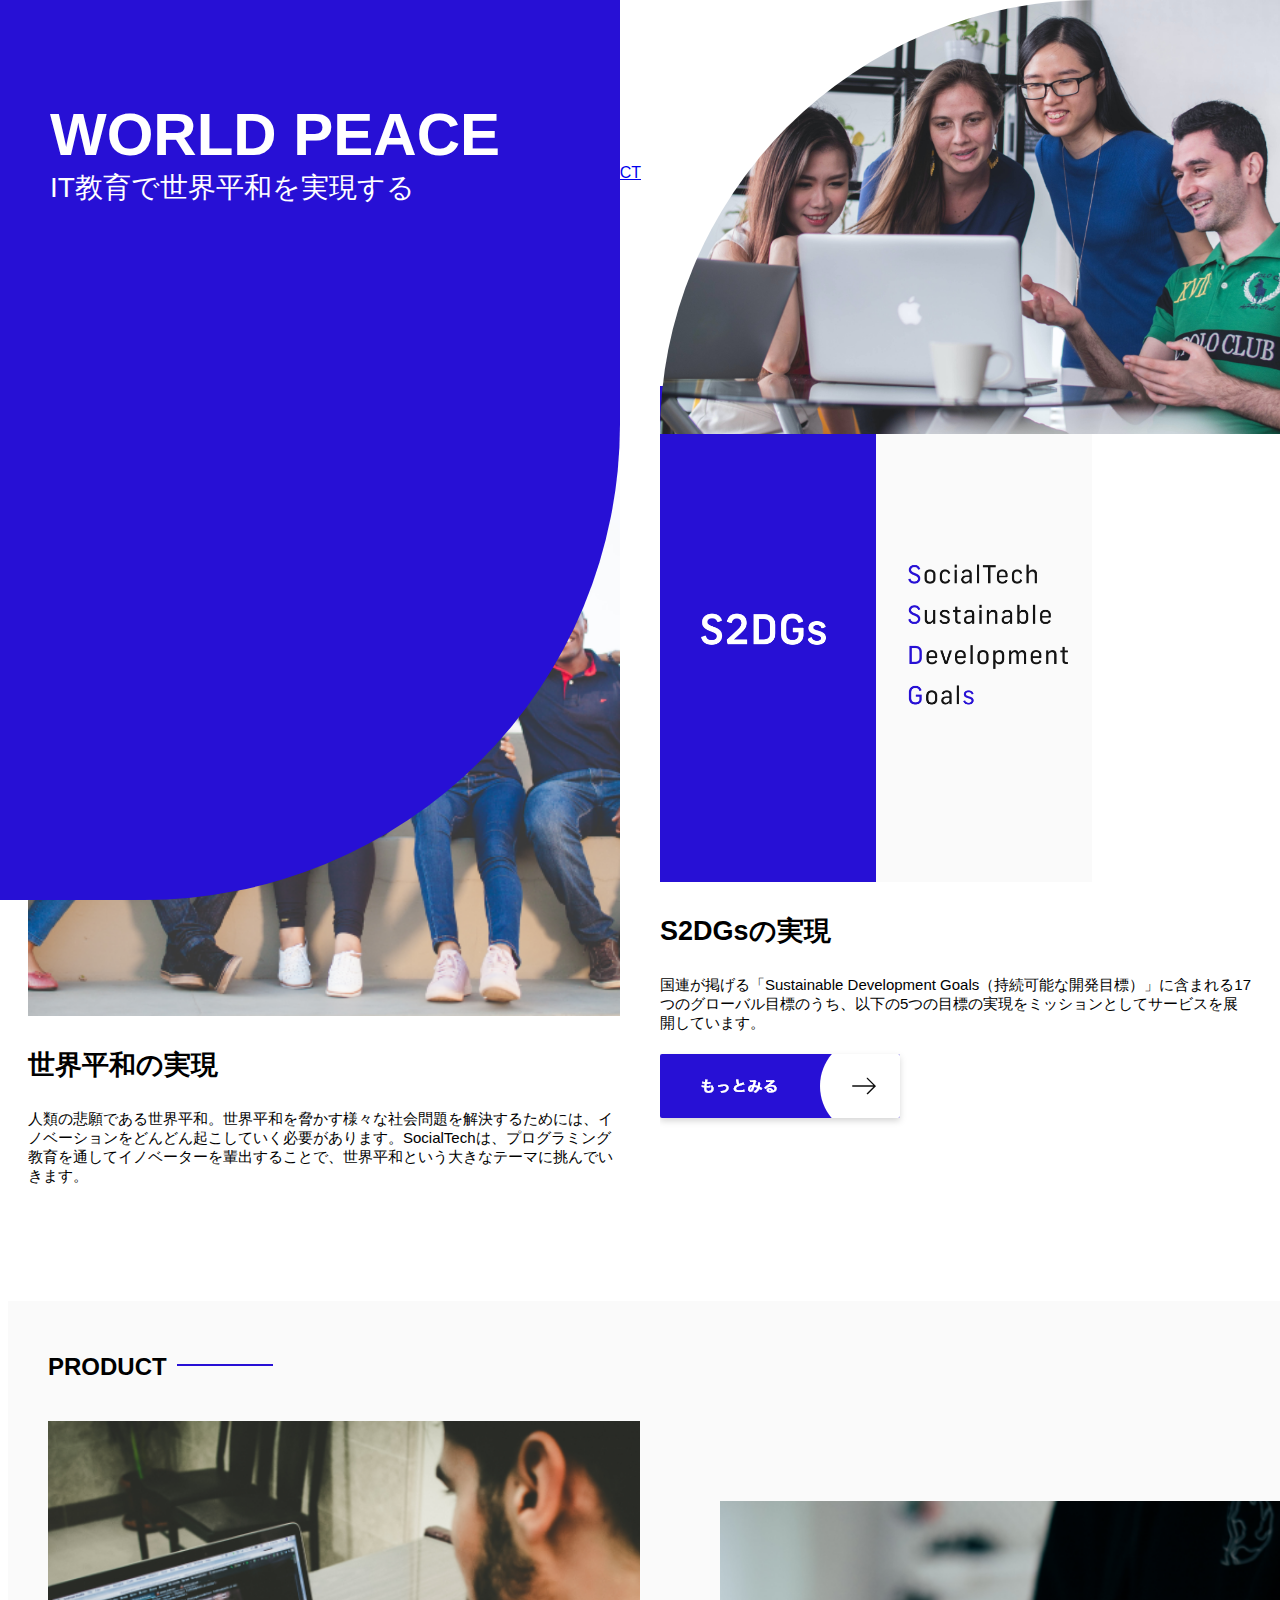
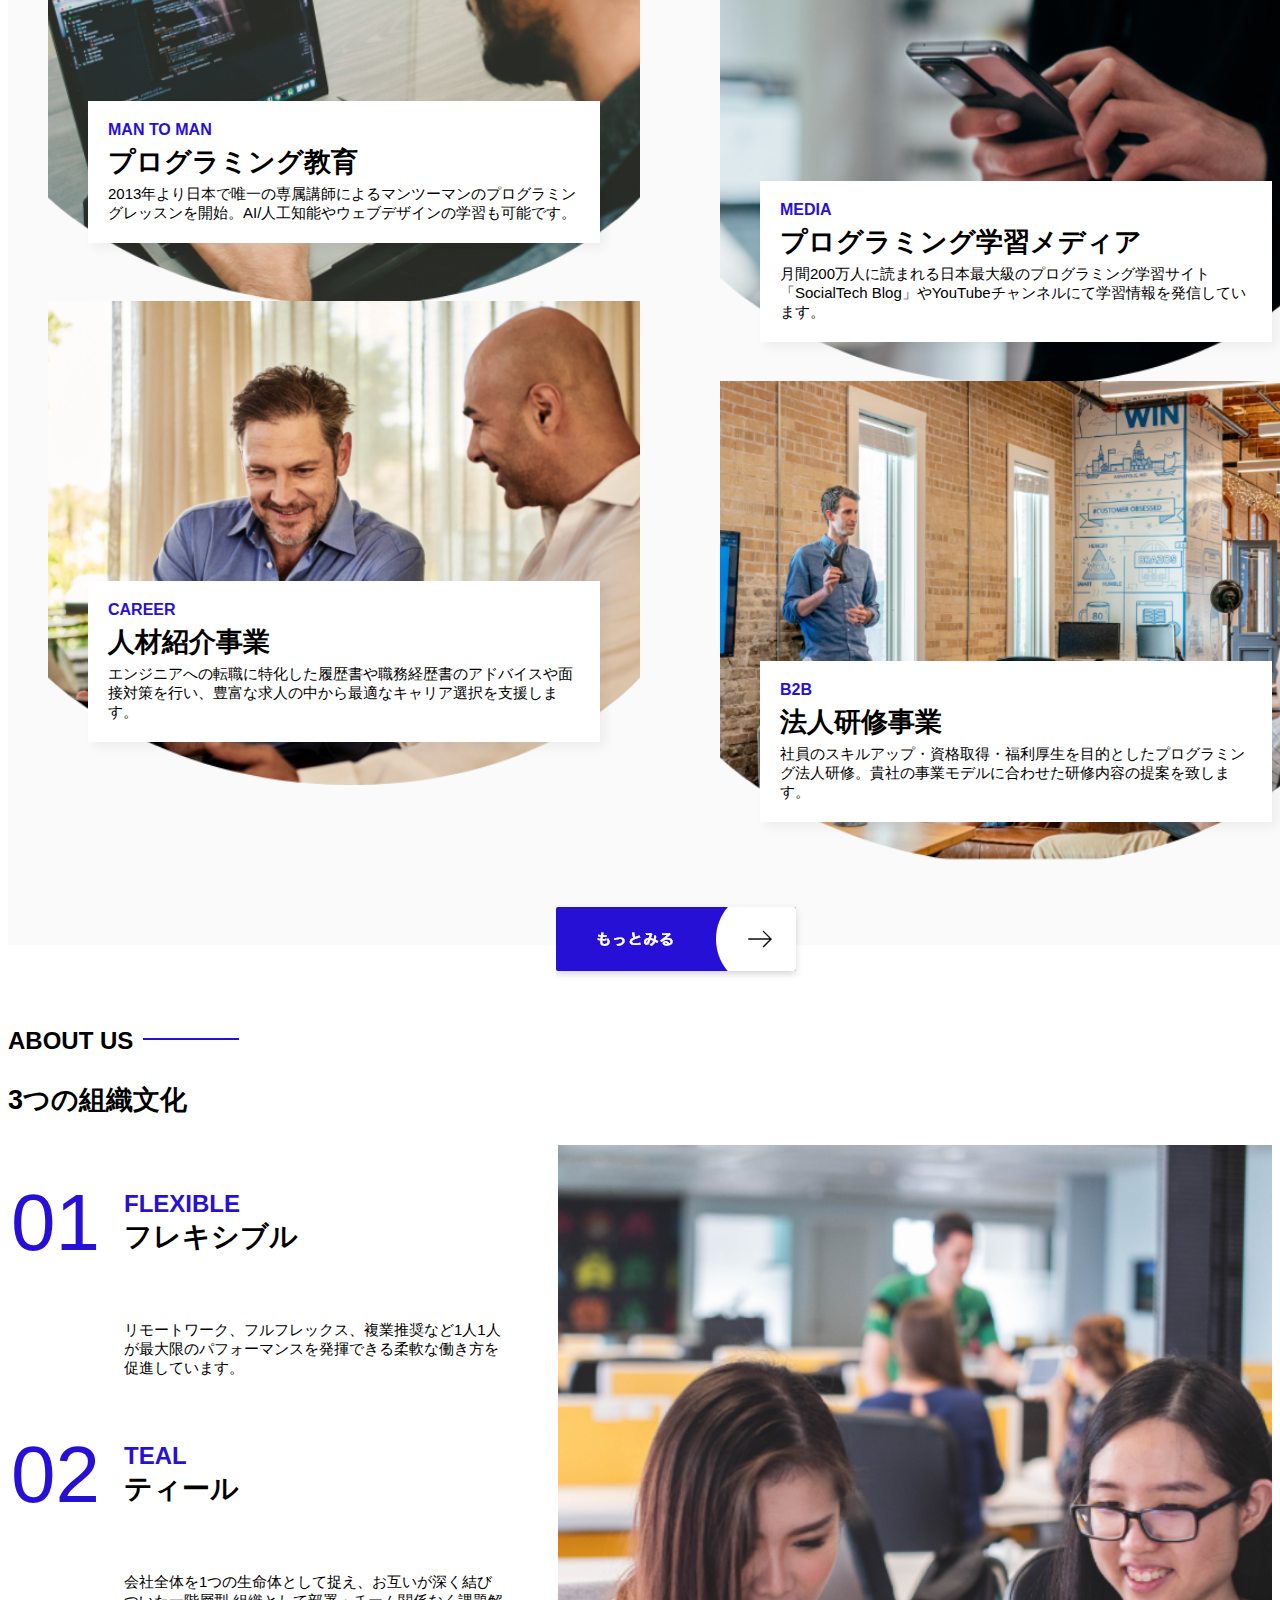
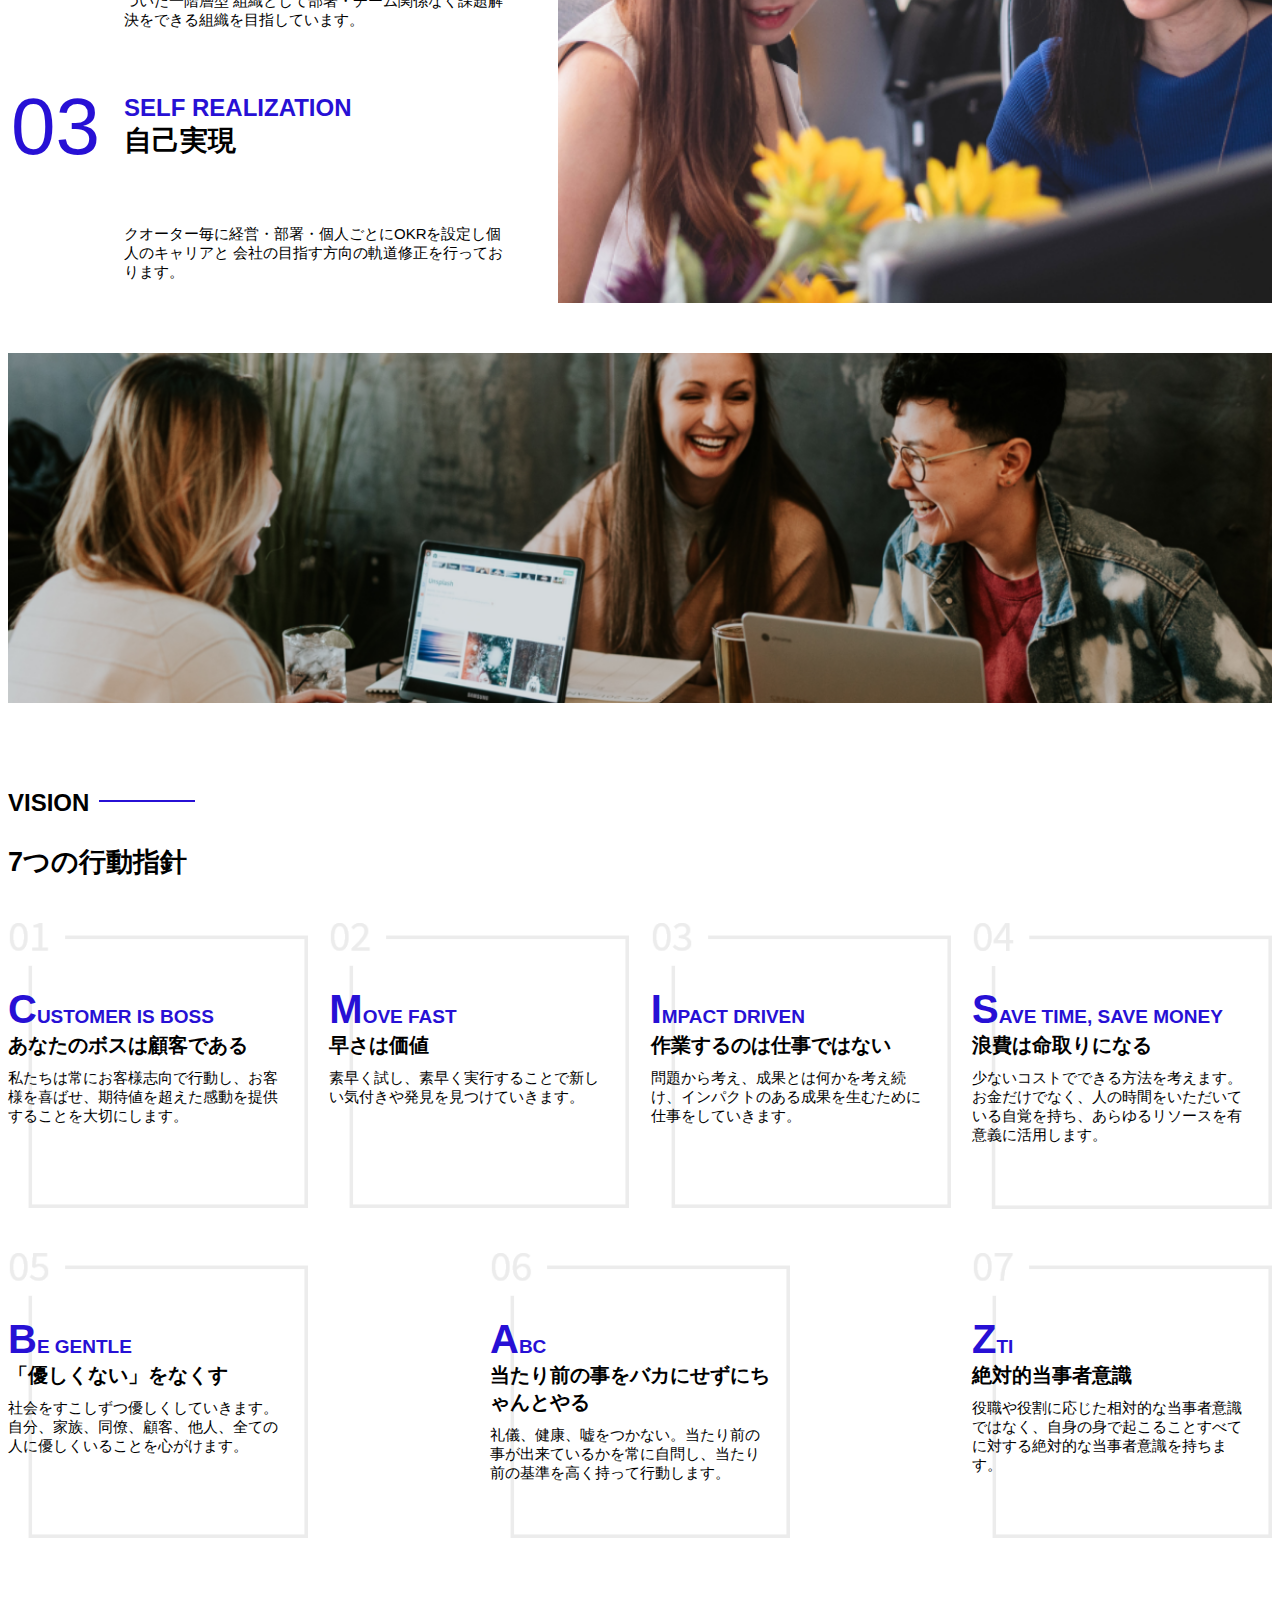
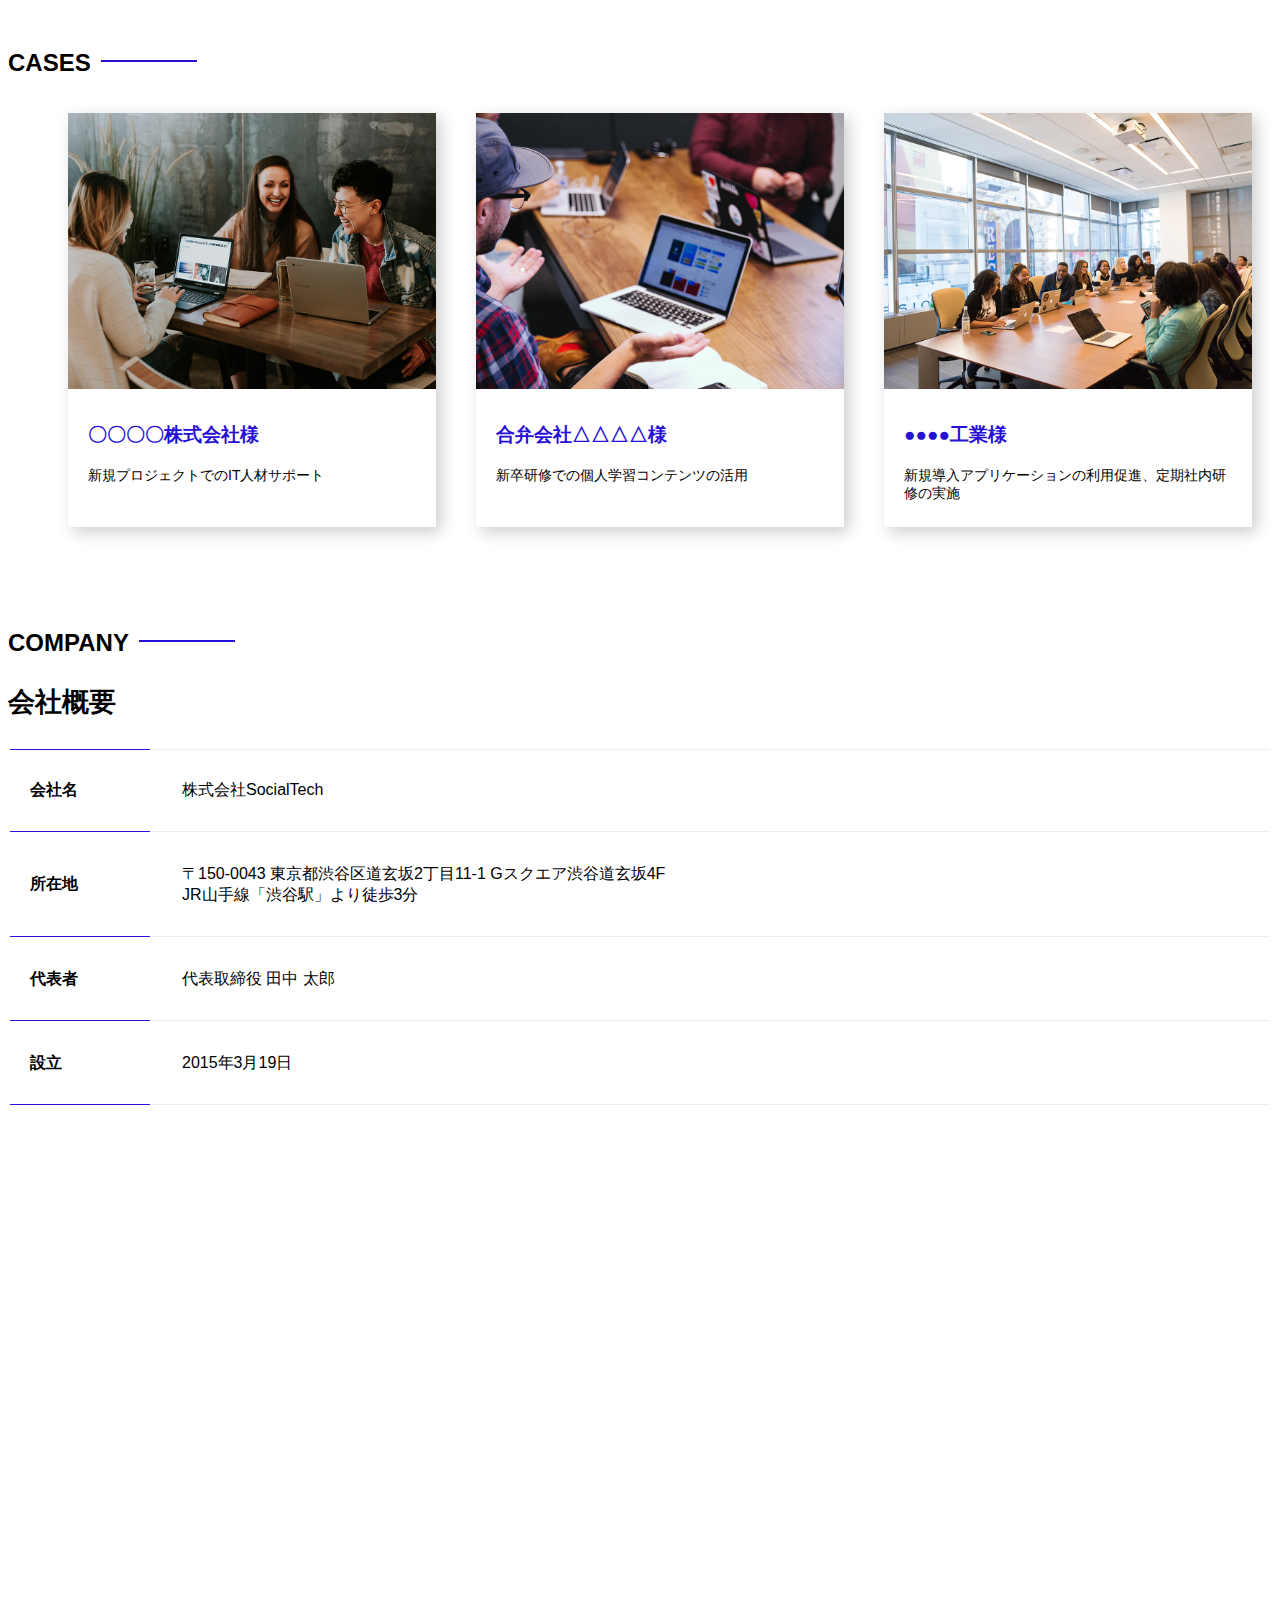
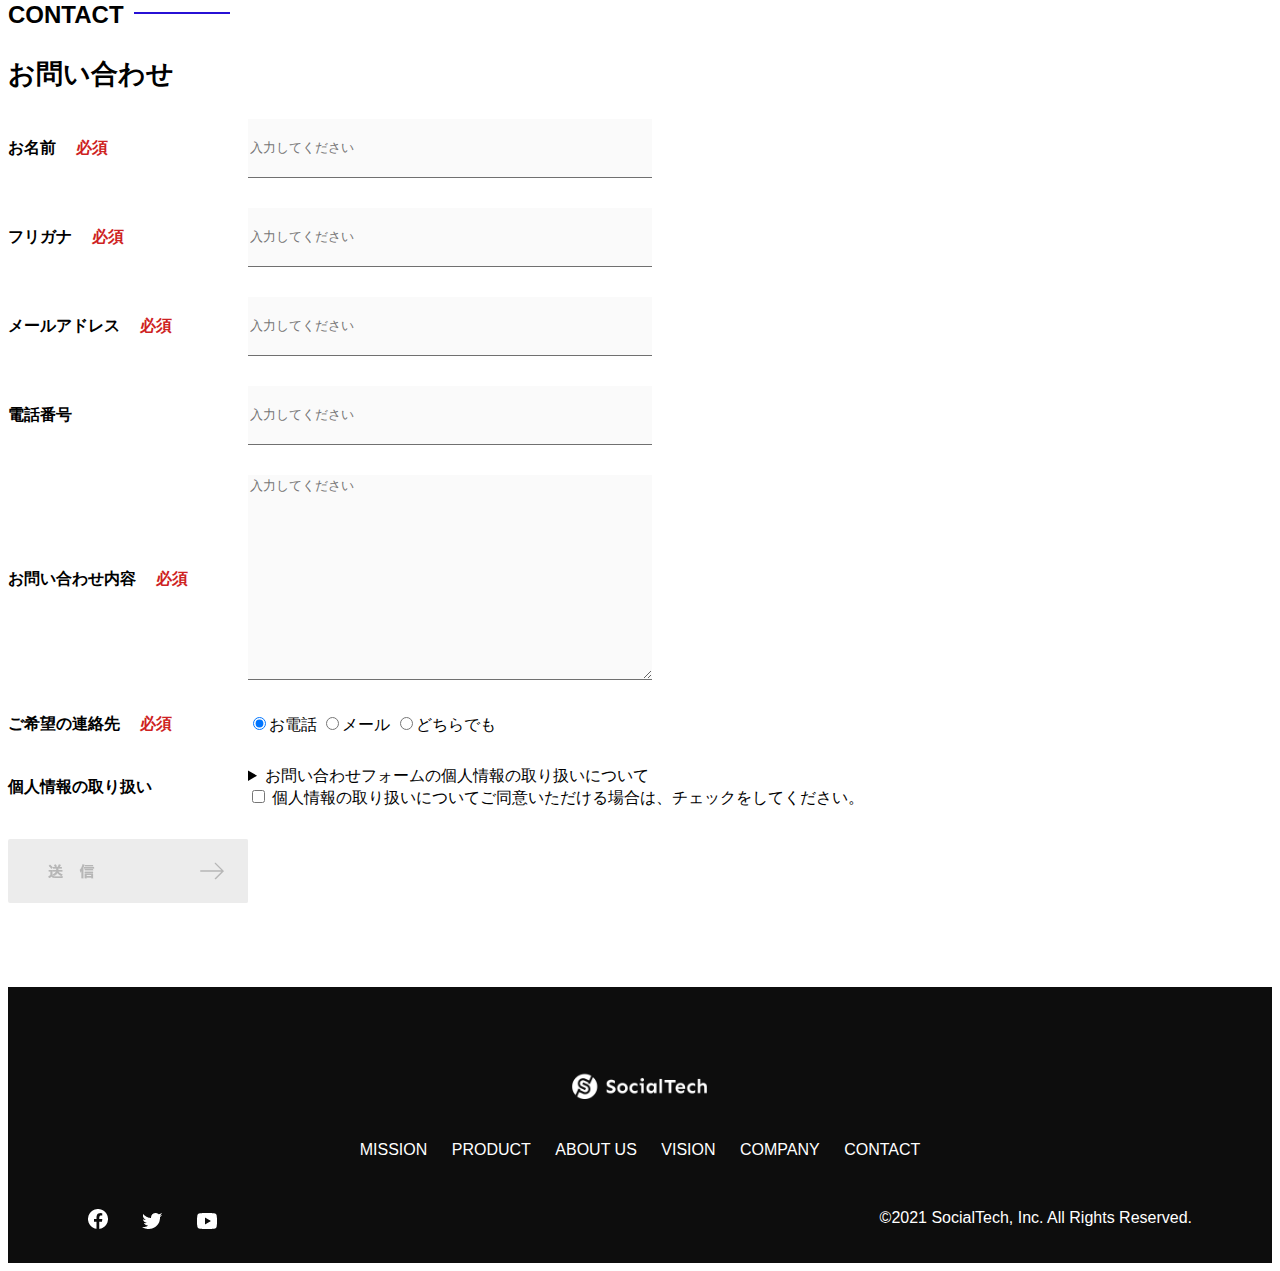
<file: socialtech-kadai_012/kadai_012/index.html>
<!DOCTYPE html>
<html>
<head>
  <title>SocialTech</title>
  <meta charset="UTF-8" />
  <meta name="description" content="SocialTechはEdTech業界のリーディングカンパニーを目指します。" />
  <meta name="viewport" content="width=device-width, initial-scale=1.0" />
  <link rel="stylesheet" href="style.css" />
</head>
<body>
  <!-- ヘッダー -->
  <header>
    <!-- ロゴ -->
    <a href="index.html" id="logo"><img src="images/logo.png" alt="トップページに戻る" /></a>

    <!-- PC用ナビゲーション -->
    <nav id="nav-pc">
      <a href="mission.html">MISSION</a>
      <a href="product.html">PRODUCT</a>
      <a href="index.html#aboutus">ABOUT US</a>
      <a href="index.html#vision">VISION</a>
      <a href="index.html#company">COMPANY</a>
      <a href="index.html#contact">CONTACT</a>
    </nav>
      <!-- スマホ用メニューボタン -->
      <img id="menu-sp" src="images/button-menu.png" alt="ナビゲーションを開く" onclick="document.getElementById('nav-sp').style.display = 'block'">
      
      <!-- スマホ用ナビゲーション -->
      <nav id="nav-sp">
      <img id="close" src="images/button-close.png" alt="ナビゲーションを閉じる" onclick="document.getElementById('nav-sp').style.display = 'none'">
      <a id="logo-sp" href="index.html" onclick="document.getElementById('nav-sp').style.display = 'none'"><img
          src="images/logo-sp.png" alt="トップページに戻る"></a>
      <a class="menu" href="mission.html" onclick="document.getElementById('nav-sp').style.display = 'none'">MISSION</a>
      <a class="menu" href="product.html" onclick="document.getElementById('nav-sp').style.display = 'none'">PRODUCT</a>
      <a class="menu" href="index.html#aboutus" onclick="document.getElementById('nav-sp').style.display = 'none'">ABOUT
        US</a>
      <a class="menu" href="index.html#vision"
        onclick="document.getElementById('nav-sp').style.display = 'none'">VISION</a>
      <a class="menu" href="index.html#company"
        onclick="document.getElementById('nav-sp').style.display = 'none'">COMPANY</a>
      <a class="menu" href="index.html#contact"
        onclick="document.getElementById('nav-sp').style.display = 'none'">CONTACT</a>
      <div id="sns">
        <a href="https://www.facebook.com/sejuku2013"><img src="images/button-facebook.png" alt="Facebookのリンク"></a>
        <a href="https://twitter.com/samuraijuku"><img src="images/button-twitter.png" alt="Twitterのリンク"></a>
        <a href="https://www.youtube.com/channel/UCCFOQO5aDK0xXam4cUQXT8g"><img src="images/button-youtube.png" alt="YouTubeのリンク"></a>
      </div>
      </nav>
    </header>
  
  <main>
    <article>
      <!-- メインビジュアル -->
      <section id="main-visual">
        <div id="main-message">
          <h1>WORLD PEACE</h1>
          <p>IT教育で世界平和を実現する</p>
        </div>
        <img src="images/index/index-main.png" alt="PCの周りに集まる多国籍の仲間たち" />
      </section>
      <!--ミッション-->
      <section id="mission">
        <h2 class="index-h2">MISSION</h2>
        <div id="mission-flex">
          <div>
            <img id="mission-photo" src="images/index/index-mission.png" alt="屋外のベンチで写真を撮影する多国籍の仲間たち" />
            <h3>世界平和の実現</h3>
            <p>
              人類の悲願である世界平和。世界平和を脅かす様々な社会問題を解決するためには、イノベーションをどんどん起こしていく必要があります。SocialTechは、プログラミング教育を通してイノベーターを輩出することで、世界平和という大きなテーマに挑んでいきます。
            </p>
          </div>
          <div>
            <img id="s2dgs" src="images/index/s2dgs.png" alt="S2DGs" />
            <h3>S2DGsの実現</h3>
            <p>
              国連が掲げる「Sustainable Development
              Goals（持続可能な開発目標）」に含まれる17つのグローバル目標のうち、以下の5つの目標の実現をミッションとしてサービスを展開しています。
            </p>
            <a href="mission.html">
              <img src="images/button-more.png" alt="もっとみる" />
            </a>
          </div>
        </div>
      </section>
      <!-- プロダクト -->
      <section id="product">
        <h2 class="index-h2">PRODUCT</h2>
        <div>
          <div id="product-left">
            <div>
              <img class="product-photo" src="images/index/index-mantoman.png" alt="PCでコードを書く男性" />
              <div class="product-explain">
                <span>MAN TO MAN</span>
                <h3>プログラミング教育</h3>
                <p>
                  2013年より日本で唯一の専属講師によるマンツーマンのプログラミングレッスンを開始。AI/人工知能やウェブデザインの学習も可能です。
                </p>
              </div>
            </div>
            <div>
              <img class="product-photo" src="images/index/index-career.png" alt="笑顔で話し合う2人の男性" />
              <div class="product-explain">
                <span>CAREER</span>
                <h3>人材紹介事業</h3>
                <p>
                  エンジニアへの転職に特化した履歴書や職務経歴書のアドバイスや面接対策を行い、豊富な求人の中から最適なキャリア選択を支援します。
                </p>
              </div>
            </div>
          </div>
          <div id="product-right">
            <div>
              <img class="product-photo" src="images/index/index-media.png" alt="スマートフォンを操作する人" />
              <div class="product-explain">
                <span>MEDIA</span>
                <h3>プログラミング学習メディア</h3>
                <p>
                  月間200万人に読まれる日本最大級のプログラミング学習サイト「SocialTech
                  Blog」やYouTubeチャンネルにて学習情報を発信しています。
                </p>
              </div>
            </div>
            <div>
              <img class="product-photo" src="images/index/index-b2b.png" alt="講演中の男性とそれを聴く人々" />
              <div class="product-explain">
                <span>B2B</span>
                <h3>法人研修事業</h3>
                <p>
                  社員のスキルアップ・資格取得・福利厚生を目的としたプログラミング法人研修。貴社の事業モデルに合わせた研修内容の提案を致します。
                </p>
              </div>
            </div>
          </div>
        </div>
        <div>
          <a id="product-more" href="product.html">
            <img src="images/button-more.png" alt="もっとみる" />
          </a>
        </div>
      </section>
      <!---ABOUT US-->
      <section id="aboutus">
        <h2 class="index-h2">ABOUT US</h2>
        <h3>3つの組織文化</h3>
        <div>
          <table class="culture-table">
            <tr>
              <td>
                <span class="culture-num">01</span>
              </td>
              <td>
                <span class="culture-en">FLEXIBLE</span>
                <span class="culture-jp">フレキシブル</span>
              </td>
            </tr>
            <tr>
              <td>
                <!--空のセル-->
              </td>
              <td>
                <p class="culture-description">
                  リモートワーク、フルフレックス、複業推奨など1人1人が最大限のパフォーマンスを発揮できる柔軟な働き方を促進しています。
                </p>
              </td>
            </tr>
            <tr>
              <td>
                <span class="culture-num">02</span>
              </td>
              <td>
                <span class="culture-en">TEAL</span>
                <span class="culture-jp">ティール</span>
              </td>
            </tr>
            <tr>
              <td>
                <!--空のセル-->
              </td>
              <td>
                <p class="culture-description">
                  会社全体を1つの生命体として捉え、お互いが深く結びついた一階層型
                  組織として部署・チーム関係なく課題解決をできる組織を目指しています。
                </p>
              </td>
            </tr>
            <tr>
              <td>
                <span class="culture-num">03</span>
              </td>
              <td>
                <span class="culture-en">SELF REALIZATION</span>
                <span class="culture-jp">自己実現</span>
              </td>
            </tr>
            <tr>
              <td>
                <!--空のセル-->
              </td>
              <td>
                <p class="culture-description">
                  クオーター毎に経営・部署・個人ごとにOKRを設定し個人のキャリアと
                  会社の目指す方向の軌道修正を行っております。
                </p>
              </td>
            </tr>
          </table>
          <img class="culture-img" src="images/index/index-aboutus1.png" alt="笑顔で話し合う2人の女性" />
        </div>
        <img class="culture-img2" src="images/index/index-aboutus2.png" alt="笑顔で話し合う3人の男女" />
      </section>
      <!-- VISION -->
      <section id="vision">
        <h2 class="index-h2">VISION</h2>
        <h3>7つの行動指針</h3>
        <div>
          <div class="vision-box">
            <img src="images/index/vision-01.png" alt="01" />
            <span>
              <h4>CUSTOMER IS BOSS</h4>
              <h5>あなたのボスは顧客である</h5>
              <p>
                私たちは常にお客様志向で行動し、お客様を喜ばせ、期待値を超えた感動を提供することを大切にします。
              </p>
            </span>
          </div>
          <div class="vision-box">
            <img src="images/index/vision-02.png" alt="02" />
            <span>
              <h4>MOVE FAST</h4>
              <h5>早さは価値</h5>
              <p>
                素早く試し、素早く実行することで新しい気付きや発見を見つけていきます。
              </p>
            </span>
          </div>
          <div class="vision-box">
            <img src="images/index/vision-03.png" alt="03" />
            <span>
              <h4>IMPACT DRIVEN</h4>
              <h5>作業するのは仕事ではない</h5>
              <p>
                問題から考え、成果とは何かを考え続け、インパクトのある成果を生むために仕事をしていきます。
              </p>
            </span>
          </div>
          <div class="vision-box">
            <img src="images/index/vision-04.png" alt="04" />
            <span>
              <h4>SAVE TIME, SAVE MONEY</h4>
              <h5>浪費は命取りになる</h5>
              <p>
                少ないコストでできる方法を考えます。お金だけでなく、人の時間をいただいている自覚を持ち、あらゆるリソースを有意義に活用します。
              </p>
            </span>
          </div>
          <div class="vision-box">
            <img src="images/index/vision-05.png" alt="05" />
            <span>
              <h4>BE GENTLE</h4>
              <h5>「優しくない」をなくす</h5>
              <p>
                社会をすこしずつ優しくしていきます。自分、家族、同僚、顧客、他人、全ての人に優しくいることを心がけます。
              </p>
            </span>
          </div>
          <div class="vision-box">
            <img src="images/index/vision-06.png" alt="06" />
            <span>
              <h4>ABC</h4>
              <h5>当たり前の事をバカにせずにちゃんとやる</h5>
              <p>
                礼儀、健康、嘘をつかない。当たり前の事が出来ているかを常に自問し、当たり前の基準を高く持って行動します。
              </p>
            </span>
          </div>
          <div class="vision-box">
            <img src="images/index/vision-07.png" alt="07" />
            <span>
              <h4>ZTI</h4>
              <h5>絶対的当事者意識</h5>
              <p>
                役職や役割に応じた相対的な当事者意識ではなく、自身の身で起こることすべてに対する絶対的な当事者意識を持ちます。
              </p>
            </span>
          </div>
        </div>
      </section>
      <!-- CASES -->
      <section id="cases">
        <h2 class="index-h2">CASES</h2>
        <ul>
          <!-- case-1 -->
          <li class="case-card">
            <img class="case-img" src="images/index/case-1.png" alt="仲良く語り合う３人">
            <div class="case-info">
              <h3 class="case-name">〇〇〇〇株式会社様</h3>
              <p class="case-content">新規プロジェクトでのIT人材サポート</p>
            </div>
          </li>
          <!-- case-2 -->
          <li class="case-card">
            <img class="case-img" src="images/index/case-2.png" alt="PCでコンテンツを見る">
            <div class="case-info">
              <h3 class="case-name">合弁会社△△△△様</h3>
              <p class="case-content">新卒研修での個人学習コンテンツの活用</p>
            </div>
          </li>
          <!-- case-3 -->
          <li class="case-card">
            <img class="case-img" src="images/index/case-3.png" alt="社内研修中の会議室">
            <div class="case-info">
              <h3 class="case-name">●●●●工業様</h3>
              <p class="case-content">新規導入アプリケーションの利用促進、定期社内研修の実施</p>
            </div>
          </li>
        </ul>
      </section>
      <!-- COMPANY -->
      <section id="company">
        <h2 class="index-h2">COMPANY</h2>
        <h3>会社概要</h3>
        <table id="company-table">
          <tr>
            <th class="tableheader-first">会社名</th>
            <td class="cell-first">株式会社SocialTech</td>
          </tr>
          <tr>
            <th class="tableheader">所在地</th>
            <td class="cell">
              〒150-0043 東京都渋谷区道玄坂2丁目11-1 Gスクエア渋谷道玄坂4F<br />JR山手線「渋谷駅」より徒歩3分
            </td>
          </tr>
          <tr>
            <th class="tableheader">代表者</th>
            <td class="cell">代表取締役 田中 太郎</td>
          </tr>
          <tr>
            <th class="tableheader">設立</th>
            <td class="cell">2015年3月19日</td>
          </tr>
        </table>
        <iframe
          src="https://www.google.com/maps/embed?pb=!1m18!1m12!1m3!1d3241.7759544892483!2d139.69399665123464!3d35.65789123876098!2m3!1f0!2f0!3f0!3m2!1i1024!2i768!4f13.1!3m3!1m2!1s0x60188caa0042e8d1%3A0xba130bea826a7aa2!2z44CSMTUwLTAwNDMg5p2x5Lqs6YO95riL6LC35Yy66YGT546E5Z2C77yS5LiB55uu77yR77yR4oiS77yR!5e0!3m2!1sja!2sjp!4v1636872991912!5m2!1sja!2sjp"
          style="border: 0" allowfullscreen="" loading="lazy">
        </iframe>
      </section>
      <!-- お問い合わせフォーム -->
      <section id="contact">
        <h2 class="index-h2">CONTACT</h2>
        <h3>お問い合わせ</h3>
        <form>
          <div>
            <div class="contact-heading">
              <label class="contact-label">お名前<span class="contact-span">必須</span></label>
            </div>
            <div class="contact-form">
              <input type="text" name="name" placeholder="入力してください" class="contact-textbox" />
            </div>
          </div>
          <div>
            <div class="contact-heading">
              <label class="contact-label">フリガナ<span class="contact-span">必須</span></label>
            </div>
            <div>
              <input type="text" name="hurigana" placeholder="入力してください" class="contact-textbox" />
            </div>
          </div>
          <div>
            <div class="contact-heading">
              <label class="contact-label">メールアドレス<span class="contact-span">必須</span></label>
            </div>
            <div>
              <input type="text" name="email" placeholder="入力してください" class="contact-textbox" />
            </div>
          </div>
          <div>
            <div class="contact-heading">
              <label class="contact-label">電話番号</label>
            </div>
            <div>
              <input type="text" name="tel" placeholder="入力してください" class="contact-textbox" />
            </div>
          </div>
          <div>
            <div class="contact-heading">
              <label class="contact-label">お問い合わせ内容<span class="contact-span">必須</span></label>
            </div>
            <div>
              <textarea class="contact-textarea" placeholder="入力してください" name="message"></textarea>
            </div>
          </div>
          <div>
            <div class="contact-heading">
              <label class="contact-label">ご希望の連絡先<span class="contact-span">必須</span></label>
            </div>
            <div>
              <input class="radiobutton" type="radio" value="tel" name="contact" checked /><label>お電話</label>
              <input class="radiobutton" type="radio" value="mail" name="contact" /><label>メール</label>
              <input class="radiobutton" type="radio" value="both" name="contact" /><label>どちらでも</label>
            </div>
          </div>
          <div>
            <div class="contact-heading">
              <label class="contact-label">個人情報の取り扱い</label>
            </div>
            <div>
              <details>
                <summary>
                  お問い合わせフォームの個人情報の取り扱いについて
                </summary>
                <div>
                  <span>１．組織の名称又は氏名</span><br>
                  株式会社SocialTech<br /><br />
                  <span>２．個人情報保護管理者（若しくはその代理人）の氏名又は職名、所属及び連絡先
                    鈴木 一郎 コーポレート部</span><br />
                  メールアドレス:support@socialtech.net<br />
                  TEL:03-xxxx-xxxx<br />
                  <span>３．個人情報の利用目的</span><br />
                  ・本サービス及び本サービスに関連する情報の提供又はそれらに関する連絡のため<br />
                  ・ユーザーの本人確認のため<br />
                  ・当社サービスのご案内のため<br />
                  ・当社の商品等の広告または宣伝（電子メールによるものを含むものとします。）<br /><br />
                  <span>４．個人情報の取り扱い業務の委託</span><br />
                  個人情報の取扱業務の全部または一部を外部に業務委託する場合があります。<br />
                  その際、弊社は、個人情報を適切に保護できる管理体制を敷き実行していることを条件として<br />
                  委託先を厳選したうえで、機密保持契約を委託先と締結し、お客様の個人情報を厳密に管理させます。<br /><br />
                  <span>５．個人情報の開示等の請求</span><br />
                  お客様は、弊社に対してご自身の個人情報の開示等（利用目的の通知、開示、内容の訂正・追加・削除、利用の停止または消去、第三者への提供の停止）に関して、当社問合わせ窓口に申し出ることができます。<br />
                  その際、弊社はお客様ご本人を確認させていただいたうえで、合理的な期間内に対応いたします。<br /><br />
                  なお、個人情報に関する弊社問合わせ先は、次の通りです。<br /><br />
                  株式会社SocialTech 個人情報問合せ窓口<br />
                  〒150-0043 東京都渋谷区道玄坂2丁目11-1 Ｇスクエア渋谷道玄坂
                  4F<br />
                  メールアドレス:support@socialtech.net TEL:03-xxxx-xxxx<br /><br />
                  <span>６．個人情報を提供されることの任意性について</span><br /><br />
                  お客様がご自身の個人情報を弊社に提供されるか否かは、お客様のご判断によりますが、もしご提供されない場合には、適切なサービスが提供できない場合がありますので予めご了承ください。
                </div>
              </details>
              <input type="checkbox" name="agree" />
              <span>個人情報の取り扱いについてご同意いただける場合は、チェックをしてください。</span>
            </div>
          </div>
          <input type="image" value="Submit" src="images/button-submit.png" alt="送信する" />
        </form>
      </section>
    </article>
    <footer>
      <div id="footer-logo">
        <img src="images/logo-sp.png" alt="SocialTech" />
      </div>
      <div id="footer-link">
        <a href="mission.html">MISSION</a>
        <a href="product.html">PRODUCT</a>
        <a href="index.html#aboutus">ABOUT US</a>
        <a href="index.html#vision">VISION</a>
        <a href="index.html#company">COMPANY</a>
        <a href="index.html#contact">CONTACT</a>
      </div>
      <div id="sns-footer">
        <a href="https://www.facebook.com/sejuku2013"><img src="images/button-facebook.png" alt="Facebookのリンク" /></a>
        <a href="https://twitter.com/samuraijuku"><img src="images/button-twitter.png" alt="Twitterのリンク" /></a>
        <a href="https://www.youtube.com/channel/UCCFOQO5aDK0xXam4cUQXT8g"><img src="images/button-youtube.png"
            alt="YouTubeのリンク" /></a>
        <span id="copyright">&copy;2021 SocialTech, Inc. All Rights Reserved.
        </span>
      </div>
    </footer>
  </main>
</body>

</html>
</file>
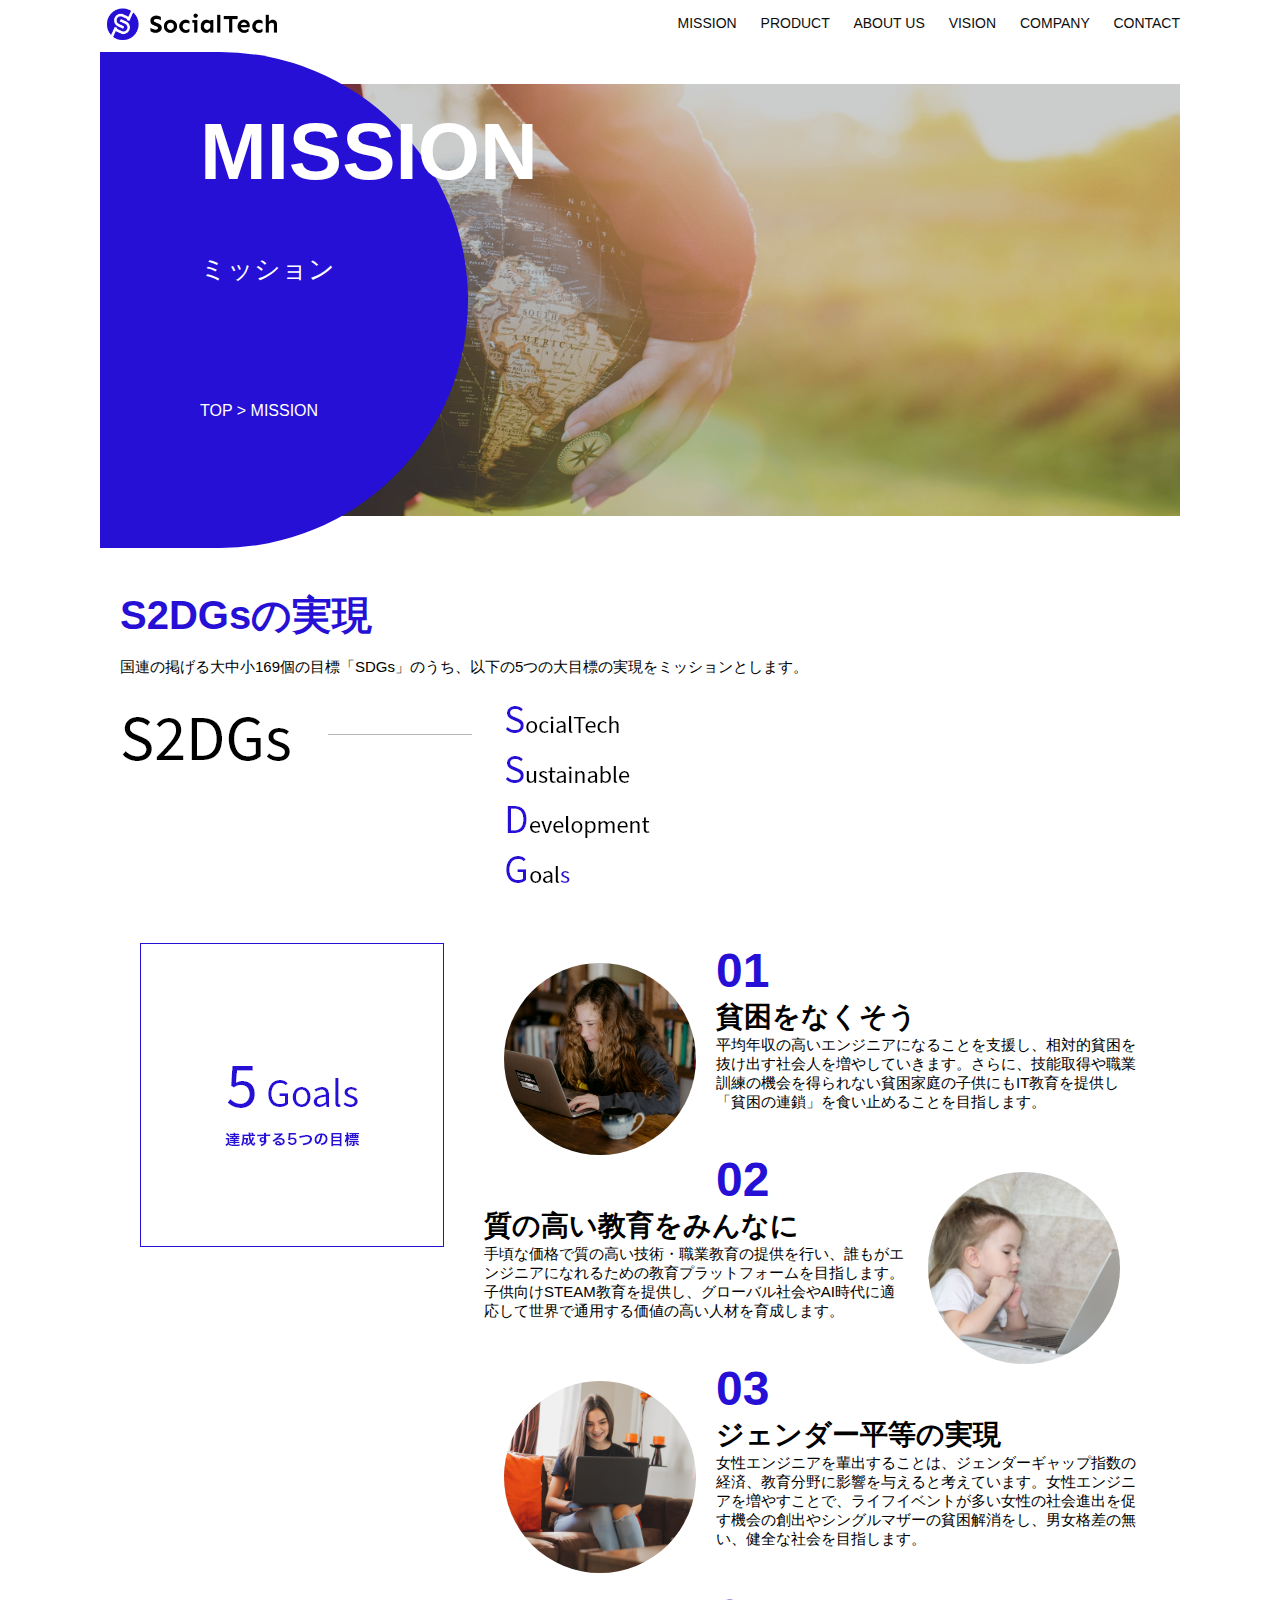
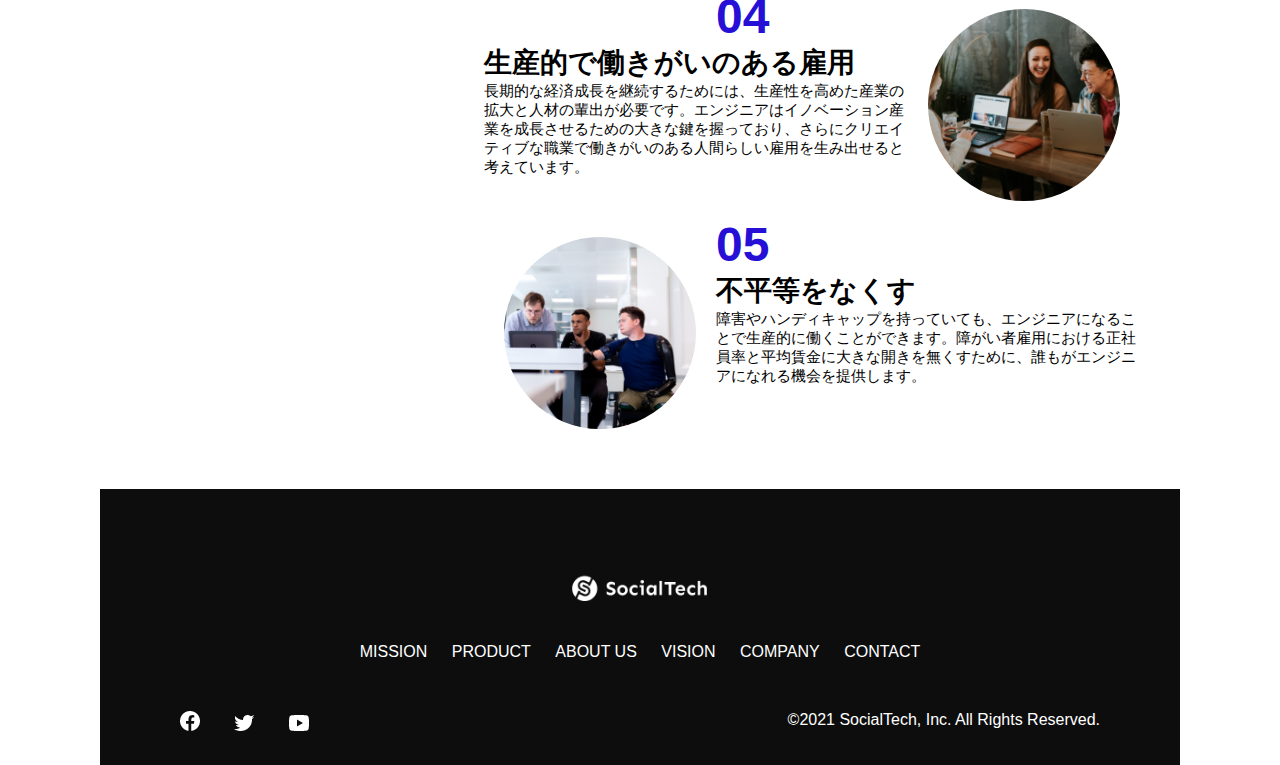
<file: kadai_tutorial_output/mission.html>
<!DOCTYPE html>
<html>

<head>
  <title>SocialTech - MISSION ミッション -</title>
  <meta charset="UTF-8" />
  <meta name="description" content="SocialTechが目指す5つの目標（S2DGs）を紹介します">
  <meta name="viewport" content="width=device-width, initial-scale=1.0">
  <link rel="stylesheet" href="style.css">
</head>

<body>
  <!-- ヘッダー -->
  <header>
    <!-- ロゴ -->
    <a href="index.html" id="logo"><img src="images/logo.png" alt="トップページに戻る"></a>

    <!-- PC用ナビゲーション -->
    <nav id="nav-pc">
      <a href="mission.html">MISSION</a>
      <a href="product.html">PRODUCT</a>
      <a href="index.html#aboutus">ABOUT US</a>
      <a href="index.html#vision">VISION</a>
      <a href="index.html#company">COMPANY</a>
      <a href="index.html#contact">CONTACT</a>
    </nav>
    <!-- スマホ用メニューボタン -->
    <img id="menu-sp" src="images/button-menu.png" alt="ナビゲーションを開く"
      onclick="document.getElementById('nav-sp').style.display = 'block'">

    <!-- スマホ用ナビゲーション -->
    <nav id="nav-sp">
      <img id="close" src="images/button-close.png" alt="ナビゲーションを閉じる"
        onclick="document.getElementById('nav-sp').style.display = 'none'">
      <a id="logo-sp" href="index.html" onclick="document.getElementById('nav-sp').style.display = 'none'"><img
          src="images/logo-sp.png" alt="トップページに戻る"></a>
      <a class="menu" href="mission.html" onclick="document.getElementById('nav-sp').style.display = 'none'">MISSION</a>
      <a class="menu" href="product.html" onclick="document.getElementById('nav-sp').style.display = 'none'">PRODUCT</a>
      <a class="menu" href="index.html#aboutus" onclick="document.getElementById('nav-sp').style.display = 'none'">ABOUT
        US</a>
      <a class="menu" href="index.html#vision"
        onclick="document.getElementById('nav-sp').style.display = 'none'">VISION</a>
      <a class="menu" href="index.html#company"
        onclick="document.getElementById('nav-sp').style.display = 'none'">COMPANY</a>
      <a class="menu" href="index.html#contact"
        onclick="document.getElementById('nav-sp').style.display = 'none'">CONTACT</a>
      <div id="sns">
        <a href="https://www.facebook.com/sejuku2013"><img src="images/button-facebook.png" alt="Facebookのリンク"></a>
        <a href="https://twitter.com/samuraijuku"><img src="images/button-twitter.png" alt="Twitterのリンク"></a>
        <a href="https://www.youtube.com/channel/UCCFOQO5aDK0xXam4cUQXT8g"><img src="images/button-youtube.png"
            alt="YouTubeのリンク"></a>
      </div>
    </nav>
  </header>

  <main>
    <article>
      <section id="mission-main">
        <div id="mission-title">
          <h1>MISSION</h1>
          <span>ミッション</span>
          <div>TOP > MISSION</div>
        </div>
      </section>
      <section id="mission-s2dgs">
        <h2 class="mission-h2">S2DGsの実現</h2>
        <p>国連の掲げる大中小169個の目標「SDGs」のうち、以下の5つの大目標の実現をミッションとします。</p>
        <img src="images/mission/mission-s2dgs.png" alt="S2DGs">
      </section>
      <section id="mission-5goals">
        <div>
          <img id="s2dgs-image" src="images/mission/mission-5goals.png" alt="5Goals">
        </div>
        <div>
          <div>
            <img class="fivegoals-image-left" src="images/mission/mission-5goals01.png" alt="PCを操作する女の子">
            <span class="fivegoals-number">01</span>
            <h3 class="fivegoals-h3">貧困をなくそう</h3>
            <p class="fivegoals-p">
              平均年収の高いエンジニアになることを支援し、相対的貧困を抜け出す社会人を増やしていきます。さらに、技能取得や職業訓練の機会を得られない貧困家庭の子供にもIT教育を提供し「貧困の連鎖」を食い止めることを目指します。
            </p>
          </div>

          <div>
            <img class="fivegoals-image-right" src="images/mission/mission-5goals02.png" alt="PCを見つめる小さい女の子">
            <span class="fivegoals-number">02</span>
            <h3 class="fivegoals-h3">質の高い教育をみんなに</h3>
            <p class="fivegoals-p">
              手頃な価格で質の高い技術・職業教育の提供を行い、誰もがエンジニアになれるための教育プラットフォームを目指します。子供向けSTEAM教育を提供し、グローバル社会やAI時代に適応して世界で通用する価値の高い人材を育成します。
            </p>
          </div>

          <div>
            <img class="fivegoals-image-left" src="images/mission/mission-5goals03.png" alt="PCを操作する女性">
            <span class="fivegoals-number">03</span>
            <h3 class="fivegoals-h3">ジェンダー平等の実現</h3>
            <p class="fivegoals-p">
              女性エンジニアを輩出することは、ジェンダーギャップ指数の経済、教育分野に影響を与えると考えています。女性エンジニアを増やすことで、ライフイベントが多い女性の社会進出を促す機会の創出やシングルマザーの貧困解消をし、男女格差の無い、健全な社会を目指します。
            </p>
          </div>

          <div>
            <img class="fivegoals-image-right" src="images/mission/mission-5goals04.png" alt="笑顔で話し合う3人の男女">
            <span class="fivegoals-number">04</span>
            <h3 class="fivegoals-h3">生産的で働きがいのある雇用</h3>
            <p class="fivegoals-p">
              長期的な経済成長を継続するためには、生産性を高めた産業の拡大と人材の輩出が必要です。エンジニアはイノベーション産業を成長させるための大きな鍵を握っており、さらにクリエイティブな職業で働きがいのある人間らしい雇用を生み出せると考えています。
            </p>
          </div>

          <div>
            <img class="fivegoals-image-left" src="images/mission/mission-5goals05.png" alt="障害を持つ男性が生き生きと働く様子">
            <span class="fivegoals-number">05</span>
            <h3 class="fivegoals-h3">不平等をなくす</h3>
            <p class="fivegoals-p">
              障害やハンディキャップを持っていても、エンジニアになることで生産的に働くことができます。障がい者雇用における正社員率と平均賃金に大きな開きを無くすために、誰もがエンジニアになれる機会を提供します。
            </p>
          </div>
        </div>
      </section>
    </article>

    <footer>
      <div id="footer-logo">
        <img src="images/logo-sp.png" alt="SocialTech">
      </div>
      <div id="footer-link">
        <a href="mission.html">MISSION</a>
        <a href="product.html">PRODUCT</a>
        <a href="index.html#aboutus">ABOUT US</a>
        <a href="index.html#vision">VISION</a>
        <a href="index.html#company">COMPANY</a>
        <a href="index.html#contact">CONTACT</a>
      </div>
      <div id="sns-footer">
        <a href="https://www.facebook.com/sejuku2013"><img src="images/button-facebook.png" alt="Facebookのリンク"></a>
        <a href="https://twitter.com/samuraijuku"><img src="images/button-twitter.png" alt="Twitterのリンク"></a>
        <a href="https://www.youtube.com/channel/UCCFOQO5aDK0xXam4cUQXT8g"><img src="images/button-youtube.png"
            alt="YouTubeのリンク" /></a>
        <span id="copyright">&copy;2021 SocialTech, Inc. All Rights Reserved.
        </span>
      </div>
    </footer>
  </main>
</body>

</html>
</file>
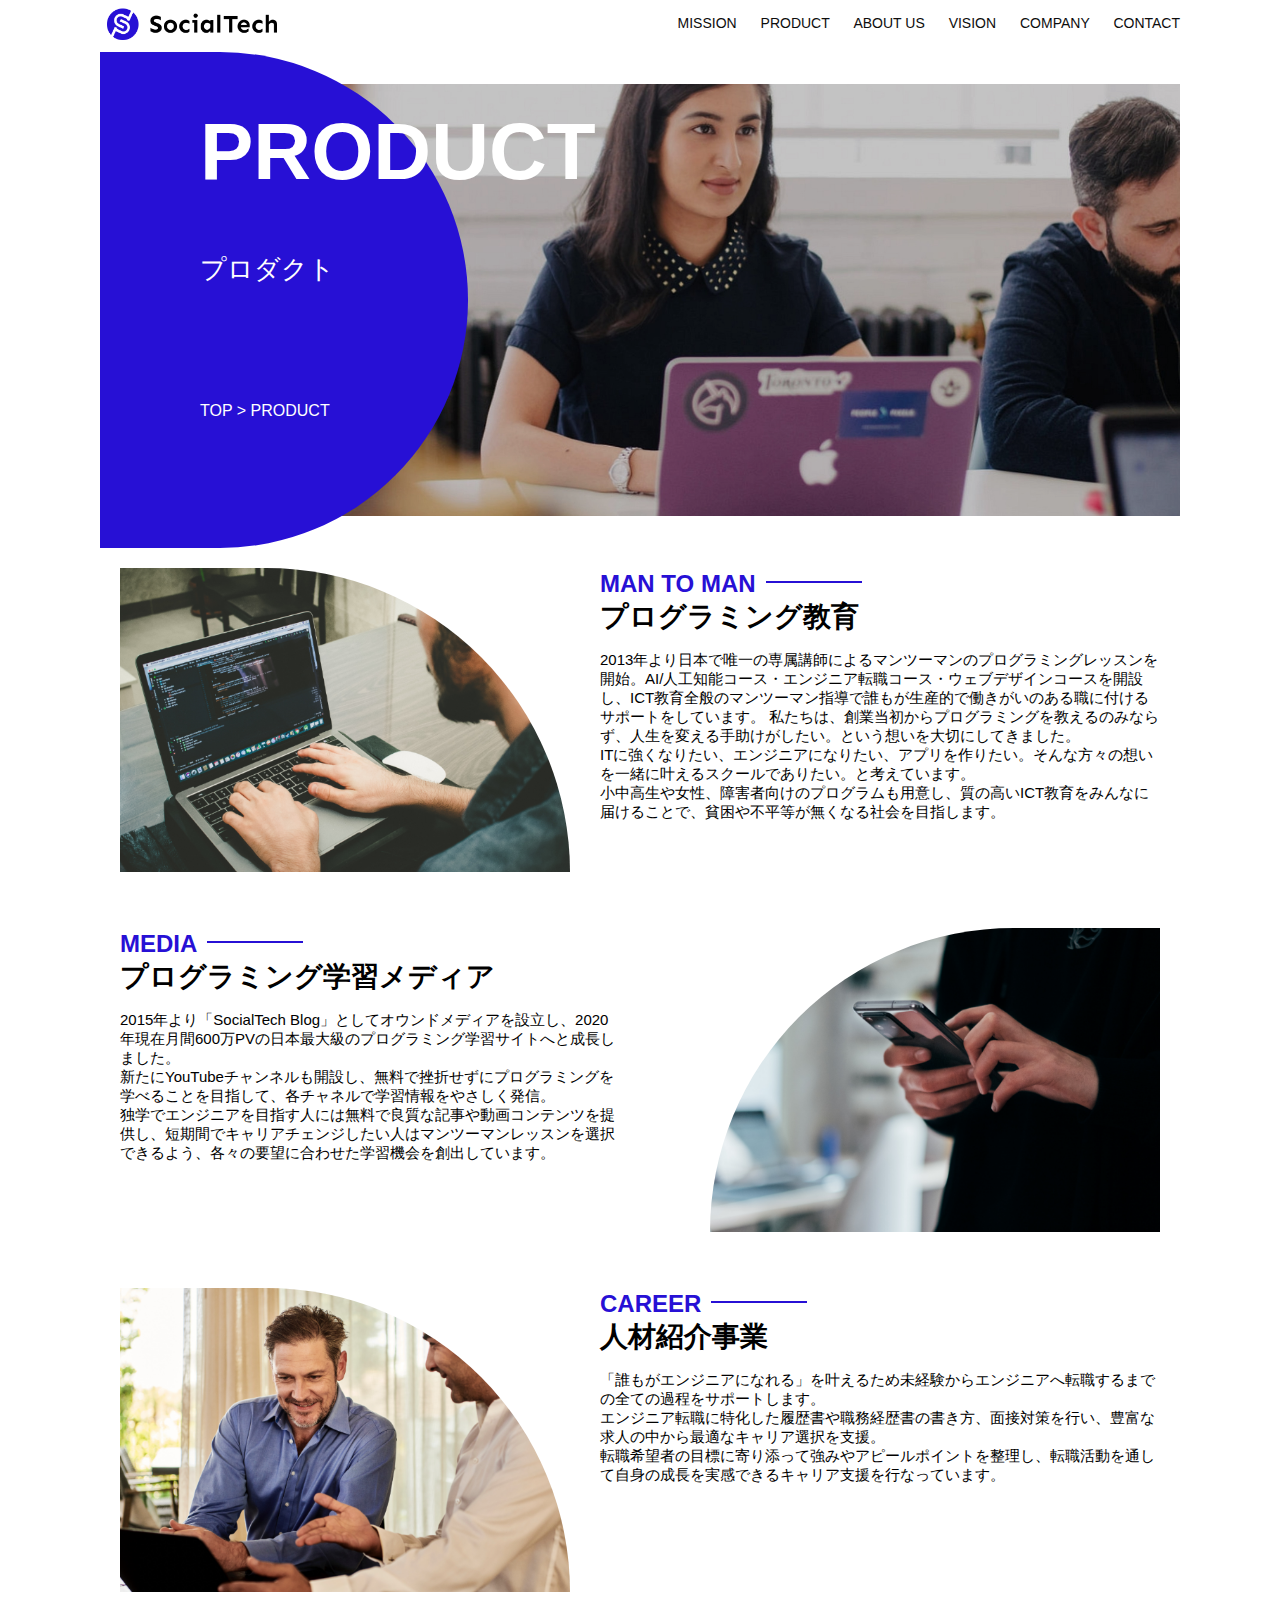
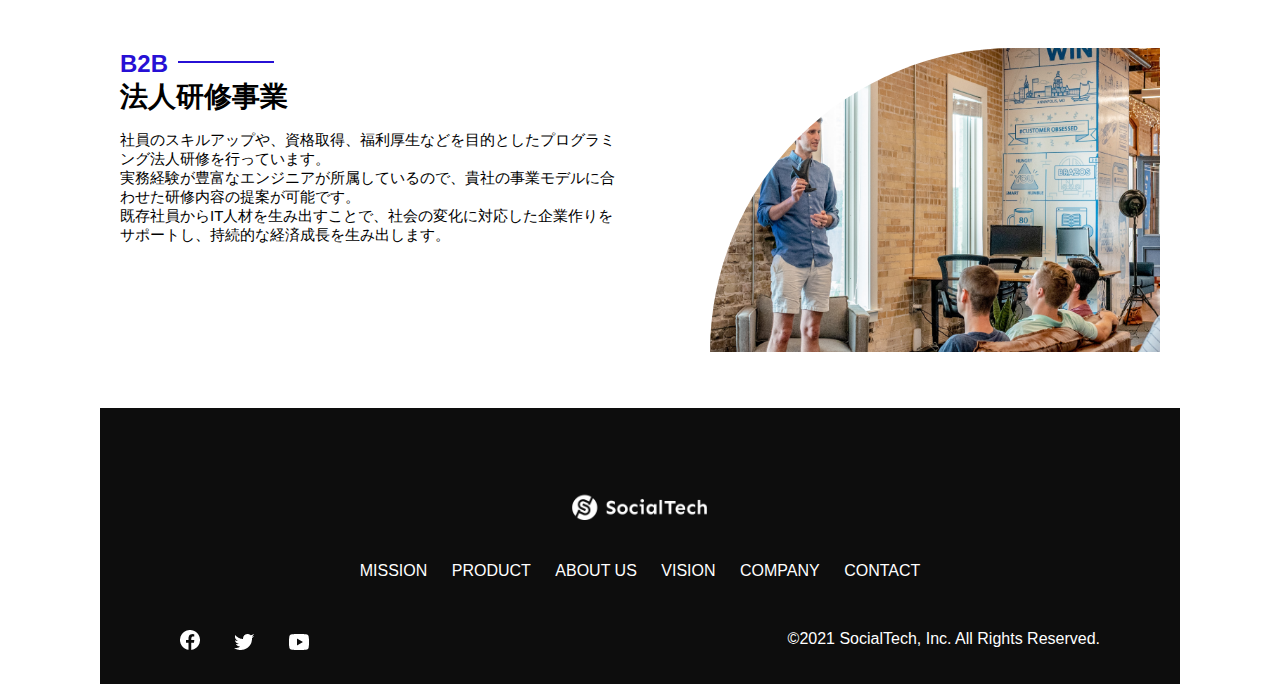
<file: kadai_tutorial_output/product.html>
<!DOCTYPE html>
<html lang="ja">

<head>
  <title>SocialTech -PRODUCT プロダクト</title>
  <meta charset="UTF-8">
  <meta name="description" content="SocialTechの4つのプロダクトを紹介します">
  <meta name="viewport" content="width=device-width, initial-scale=1.0">
  <link rel="stylesheet" href="style.css">
</head>

<body>
  <!-- ヘッダー -->
  <header>
    <!-- ロゴ -->
    <a href="index.html" id="logo"><img src="images/logo.png" alt="トップページに戻る"></a>

    <!-- PC用ナビゲーション -->
    <nav id="nav-pc">
      <a href="mission.html">MISSION</a>
      <a href="product.html">PRODUCT</a>
      <a href="index.html#aboutus">ABOUT US</a>
      <a href="index.html#vision">VISION</a>
      <a href="index.html#company">COMPANY</a>
      <a href="index.html#cantact">CONTACT</a>
    </nav>
    <!-- スマホ用メニューボタン -->
    <img id="menu-sp" src="images/button-menu.png" alt="ナビゲーションを開く"
      onclick="document.getElementById('nav-sp').style.display ='block'">

    <nav id="nav-sp">
      <img id="close" src="images/button-close.png" alt="ナビゲーションを閉じる"
        onclick="document.getElementById('nav-sp').style.display = 'none'">
      <a id="logo-sp" href="index.html" onclick="document.getElementById('nav-sp').style.display = 'none'"><img
          src="images/logo-sp.png" alt="トップページに戻る"></a>
      <a class="menu" href="mission.html" onclick="document.getElementById('nav-sp').style.display = 'none'">MISSION</a>
      <a class="menu" href="product.html" onclick="document.getElementById('nav-sp').style.display = 'none'">PRODUCT</a>
      <a class="menu" href="index.html#aboutus" onclick="document.getElementById('nav-sp').style.display = 'none'">ABOUT
        US</a>
      <a class="menu" href="index.html#vision"
        onclick="document.getElementById('nav-sp').style.display = 'none'">VISION</a>
      <a class="menu" href="index.html#company"
        onclick="document.getElementById('nav-sp').style.display = 'none'">COMPANY</a>
      <a class="menu" href="index.html#contact"
        onclick="document.getElementById('nav-sp').style.display = 'none'">CONTACT</a>
      <div id="sns">
        <a href="https://www.facebook.com/sejuku2013"><img src="images/button-facebook.png" alt="Facebookのリンク"></a>
        <a href="https://twitter.com/samuraijuku"><img src="images/button-twitter.png" alt="Twitterのリンク"></a>
        <a href="https://www.youtube.com/channel/UCCFOQO5aDK0xXam4cUQXT8g"><img src="images/button-youtube.png"
            alt="YouTubeのリンク"></a>
        </div>
      </nav>
  </header>
  <main>
    <article>
      <section id="product-main">
        <div id="product-title">
          <h1>PRODUCT</h1>
          <span>プロダクト</span>
          <div>TOP > PRODUCT</div>
        </div>
      </section>

      <section class="product-section1">
        <img src="images/product/product-mantoman.png" alt="PCでコードを書く男性">
        <div>
          <h2 class="product-h2">MAN TO MAN</h2>
          <h3 class="product-h3">プログラミング教育</h3>
          <p>
            2013年より日本で唯一の専属講師によるマンツーマンのプログラミングレッスンを開始。AI/人工知能コース・エンジニア転職コース・ウェブデザインコースを開設し、ICT教育全般のマンツーマン指導で誰もが生産的で働きがいのある職に付けるサポートをしています。
            私たちは、創業当初からプログラミングを教えるのみならず、人生を変える手助けがしたい。という想いを大切にしてきました。<br>ITに強くなりたい、エンジニアになりたい、アプリを作りたい。そんな方々の想いを一緒に叶えるスクールでありたい。と考えています。<br>小中高生や女性、障害者向けのプログラムも用意し、質の高いICT教育をみんなに届けることで、貧困や不平等が無くなる社会を目指します。
          </p>
        </div>
      </section>
      <section class="product-section2">
        <div>
          <h2 class="product-h2">MEDIA</h2>
          <h3 class="product-h3">プログラミング学習メディア</h3>
          <p>
            2015年より「SocialTech
            Blog」としてオウンドメディアを設立し、2020年現在月間600万PVの日本最大級のプログラミング学習サイトへと成長しました。<br>新たにYouTubeチャンネルも開設し、無料で挫折せずにプログラミングを学べることを目指して、各チャネルで学習情報をやさしく発信。<br>独学でエンジニアを目指す人には無料で良質な記事や動画コンテンツを提供し、短期間でキャリアチェンジしたい人はマンツーマンレッスンを選択できるよう、各々の要望に合わせた学習機会を創出しています。
          </p>
        </div>
        <img src="images/product/product-media.png" alt="スマートフォンを操作する人">
      </section>

      <section class="product-section1">
        <img src="images/product/product-career.png" alt="笑顔で話し合う2人の男性">
        <div>
          <h2 class="product-h2">CAREER</h2>
          <h3 class="product-h3">人材紹介事業</h3>
          <p>
            「誰もがエンジニアになれる」を叶えるため未経験からエンジニアへ転職するまでの全ての過程をサポートします。<br>エンジニア転職に特化した履歴書や職務経歴書の書き方、面接対策を行い、豊富な求人の中から最適なキャリア選択を支援。<br>転職希望者の目標に寄り添って強みやアピールポイントを整理し、転職活動を通して自身の成長を実感できるキャリア支援を行なっています。<br>
          </p>
        </div>
      </section>
      <section class="product-section2">
        <div>
          <h2 class="product-h2">B2B</h2>
          <h3 class="product-h3">法人研修事業</h3>
          <p>
            社員のスキルアップや、資格取得、福利厚生などを目的としたプログラミング法人研修を行っています。<br>実務経験が豊富なエンジニアが所属しているので、貴社の事業モデルに合わせた研修内容の提案が可能です。<br>既存社員からIT人材を生み出すことで、社会の変化に対応した企業作りをサポートし、持続的な経済成長を生み出します。
          </p>
        </div>
        <img src="images/product/product-b2b.png" alt="講演中の男性とそれを聴く人々">
      </section>
    </article>
    <footer>
      <div id="footer-logo">
        <img src="images/logo-sp.png" alt="SocialTech">
      </div>
      <div id="footer-link">
        <a href="mission.html">MISSION</a>
        <a href="product.html">PRODUCT</a>
        <a href="index.html#aboutus">ABOUT US</a>
        <a href="index.html#vision">VISION</a>
        <a href="index.html#company">COMPANY</a>
        <a href="index.html#cobtact">CONTACT</a>
      </div>
      <div id="sns-footer">
        <a href="https://www.facebook.com/sejuku2013"><img src="images/button-facebook.png" alt="Facebookのリンク"></a>
        <a href="https://twitter.com/samuraijuku"><img src="images/button-twitter.png" alt="Twitterのリンク"></a>
        <a href="https://www.youtube.com/channel/UCCFOQO5aDK0xXam4cUQXT8g"><img src="images/button-youtube.png"
            alt="YouTubeのリンク"></a>
        <span id="copyright">&copy;2021 SocialTech, Inc. All Rights Reserved.</span>
      </div>
    </footer>
  </main>
</body>

</html>
</file>
<file: style.css>
/* PC、スマホ共通スタイル */
body {
  font-family: "Source Sans Pro", "Hiragino Kaku Gothic ProN", Meiryo, Arial,
    sans-serif;
}

p {
  font-size: 15px;
}

/*================
PC用のスタイル 
=================*/
/* 横幅設定 */
body {
  max-width: 1080px;
  min-width: 960px;
  margin: 0 auto 0 auto;
}

/* ヘッダー */
header {
  display: flex;
  justify-content: space-between;
}

/* ナビゲーションのレイアウト */
#nav-pc {
  text-align: right;
  font-size: 14px;
  padding-top: 15px;
}

/* ナビゲーションのリンクの装飾設定 */
#nav-pc>a {
  text-decoration: none;
  margin-left: 20px;
}

#nav-pc>a:link {
  color: #0d0d0d;
}

#nav-pc>a:visited {
  color: #0d0d0d;
}

#nav-pc>a:hover {
  color: #0d0d0d;
  text-decoration: underline;
}

#nav-pc>a:active {
  color: #0d0d0d;
}

/* メインビジュアル*/
#main-visual {
  position: relative;
  height: 400px;
}

#main-message {
  position: absolute;
  top: 0;
  left: 0;
  background-color: #2710d5;
  color: #ffffff;
  border-radius: 0 0 476px 0;
  max-width: 620px;
  height: 100%;
  width: 100%;
  z-index: 11;
}

#main-message>h1 {
  font-size: 60px;
  font-weight: bold;
  margin: 100px 0 0 50px;
}

#main-message>p {
  font-size: 28px;
  margin: 0 0 0 50px;
}

#main-visual>img {
  max-width: 620px;
  border-radius: 476px 0 0 0;
  position: absolute;
  top: 0;
  right: 0;
  z-index: 10;
}

/* 見出し */
h2 {
  margin: 40px 0 0 0;
}

h2::after {
  content: url("images/line.png");
  margin-left: 10px;
}

h3 {
  font-size: 27px;
}

/* ミッション */
#mission {
  margin: 80px auto 80px auto;
  width: 100%;
}

#mission-flex {
  width: 100%;
  display: flex;
}

#mission-flex>div {
  width: 50%;
  margin: 20px;
}

#mission-photo {
  width: 100%;
}

#s2dgs {
  margin-top: 50px;
}

/* プロダクト */
#product {
  background-color: #fafafa;
  width: 100%;
  margin: 80px 0 80px 0;
  padding: 10px 40px 0px 40px;
}

/* 外枠 */
#product>div {
  margin-top: 40px;
  display: flex;
}

/* 左のカラム */
#product-left {
  width: 50%;
  margin-right: 20px;
}

/* 右のカラム */
#product-right {
  width: 50%;
  margin-left: 20px;
  margin-top: 80px;
}

/* 画像＋説明の枠 */
#product-left>div {
  position: relative;
  height: 480px;
  margin-right: 20px;
}

#product-right>div {
  position: relative;
  height: 480px;
  margin-left: 20px;
}

/* 画像 */
.product-photo {
  width: 100%;
}

/* 説明文の枠 */
.product-explain {
  background-color: #ffffff;
  position: absolute;
  left: 0;
  top: 280px;
  margin: 0 40px 0 40px;
  padding: 20px;
  box-shadow: 5px 5px 10px rgba(0, 0, 0, 0.05);
}

/* 説明文の英語 */
.product-explain>span {
  color: #2710d5;
  font-weight: bold;
  font-size: 16px;
  margin: 0;
}

/* 説明文の見出し */
.product-explain>h3 {
  margin: 5px 0 5px 0;
}

/* 説明文 */
.product-explain>p {
  margin: 0;
}

/* 「もっとみる」ボタン */
#product-more {
  margin: 0 auto -42px auto;
}

/* ABOUT US */
#aboutus {
  margin: 80px auto 80px auto;
}

/* 3つの組織文化と画像を入れる枠 */
#aboutus>div {
  display: flex;
}

/* 画像 */
.culture-img {
  width: 100%;
  align-self: flex-start;
}

.culture-img2 {
  margin-top: 50px;
  width: 100%;
}

/* 3つの組織文化の表 */
.culture-table {
  max-width: 500px;
  margin-right: 50px;
}

/* 番号 */
.culture-num {
  font-size: 80px;
  color: #2710d5;
  margin: 0 20px 0 0;
}

/* 組織文化英語 */
.culture-en {
  color: #2710d5;
  font-weight: bold;
  font-size: 24px;
  display: block;
}

/* 組織文化日本語 */
.culture-jp {
  font-size: 28px;
  font-weight: bold;
}

/* 説明文 */
.culture-description {
  margin: 0;
}

/* ビジョン */
#vision {
  margin: 80px auto 80px auto;
}

/* セクション内の外枠 */
#vision>div {
  width: 100%;
  display: flex;
  justify-content: space-between;
  flex-wrap: wrap;
}

/* 7つの行動指針の枠 */
.vision-box {
  width: 300px;
  height: 300px;
  margin-bottom: 30px;
  position: relative;
}

.vision-box>img {
  width: 100%;
  height: auto;
  position: absolute;
  top: 0;
  left: 0;
  z-index: 30;
}

.vision-box>span {
  position: absolute;
  top: 0;
  left: 0;
  z-index: 31;
  margin-right: 20px;
}

.vision-box>span>h4 {
  color: #2710d5;
  font-size: 19px;
  margin: 80px 0 0 0;

}

.vision-box>span>h4::first-letter {
  font-size: 40px;
}

.vision-box>span>h5 {
  font-size: 20px;
  margin: 0 0 0 0;
}

.vision-box>span>p {
  margin: 10px 0 0 0;
}

#cases {
  margin: 40px 0 40px 0;
  width: 100%;
}

/* 会社概要 */
#company {
  margin: 80px auto 80px auto;
}

#company-table {
  width: 100%;
}

.tableheader {
  text-align: left;
  padding: 20px;
  border-bottom-color: #2710d5;
  border-bottom-width: 1px;
  border-bottom-style: solid;
  width: 100px;
}

.tableheader-first {
  text-align: left;
  padding: 20px;
  border-bottom-color: #2710d5;
  border-bottom-width: 1px;
  border-bottom-style: solid;
  border-top-color: #2710d5;
  border-top-width: 1px;
  border-top-style: solid;
  width: 100px;
}

.cell {
  padding: 30px;
  border-bottom-color: #ececec;
  border-bottom-width: 1px;
  border-bottom-style: solid;
}

.cell-first {
  padding: 30px;
  border-bottom-color: #ececec;
  border-bottom-width: 1px;
  border-bottom-style: solid;
  border-top-color: #ececec;
  border-top-width: 1px;
  border-top-style: solid;
}

#company>iframe {
  width: 100%;
  height: 368px;
  margin-top: 40px;
}

/* お問い合わせ */
#contact {
  margin: 80px auto 80px auto;
}

/* 外枠 */
#contact>form>div {
  display: flex;
  flex-direction: row;
  flex-wrap: wrap;
  padding-bottom: 30px;
}

/* 左列の見出し */
.contact-heading {
  width: 240px;
  align-self: center;
}

/* 見出しのラベル */
.contact-label {
  font-weight: bold;
}

/* 必須 */
.contact-span {
  color: #ce2222;
  margin: 0 0 0 20px;
  font-weight: bold;
}

/* テキストボックス */
.contact-textbox {
  border-top: 0;
  border-left: 0;
  border-right: 0;
  border-bottom-width: 1px;
  border-bottom-color: #707070;
  border-bottom-style: solid;
  background-color: #fafafa;
  width: 400px;
  height: 56px;
}

/* お問い合わせ内容のテキストエリア */
.contact-textarea {
  border-top: 0;
  border-left: 0;
  border-right: 0;
  border-bottom-width: 1px;
  border-bottom-color: #707070;
  border-bottom-style: solid;
  background-color: #fafafa;
  width: 400px;
  height: 200px;
}

/* 個人情報の取り扱い */
details {
  width: 700px;
}

details>div {
  background-color: #fafafa;
  padding: 20px;
}

details>div>span {
  font-weight: bold;
}

/* フッター */
footer {
  background-color: #0d0d0d;
  text-align: center;
  padding: 80px 80px 30px 80px;
}

#footer-logo {
  margin-bottom: 30px;
}

#footer-link {
  margin-bottom: 50px;
}

#footer-link>a {
  text-decoration: none;
  margin: 10px;
}

#footer-link>a:link {
  color: #ffffff;
}

#footer-link>a:visited {
  color: #ffffff;
}

#footer-link>a:hover {
  color: #ffffff;
  text-decoration: underline;
}

#footer-link>a:active {
  color: #ffffff;
}

#sns-footer {
  text-align: left;
  width: 100%;
}

#sns-footer>a {
  margin-right: 30px;
}

#copyright {
  color: #ffffff;
  float: right;
}

#cases {
  margin: 40px 0 40px 0;
  width: 100%;
}
ul {
  display: flex;
  list-style: none;
}

li {
  width: 33%;
  margin: 20px;
}

.case-card {
  background-color: #ffffff;
  min-height: 400px;
  box-shadow: 5px 5px 15px rgba(0, 0, 0, 0.2);
}

.case-img {
  width: 100%;
}

.case-info {
  padding: 10px 20px 10px 20px;
}

.case-name {
  color: #2710d5;
  font-size: 19px;
}

.case-content {
  font-size: 14px;
}
</file>
<file: html-css-kadai_013/style.css>
/* PC、スマホ共通スタイル */
body {
  font-family: "Source Sans Pro", "Hiragino Kaku Gothic ProN", Meiryo, Arial,
    sans-serif;
}

p {
  font-size: 15px;
}

#main-visual>img {
  width: 100%;
}

/*================
PC用のスタイル 
=================*/
@media screen and (min-width: 768px) {

  /* 横幅設定 */
  body {
    max-width: 1080px;
    min-width: 960px;
    margin: 0 auto 0 auto;
  }

  /* ヘッダー */
  header {
    display: flex;
    justify-content: space-between;
  }

  /* ナビゲーションのレイアウト */
  #nav-pc {
    text-align: right;
    font-size: 14px;
    padding-top: 15px;
  }

  /* ナビゲーションのリンクの装飾設定 */
  #nav-pc>a {
    text-decoration: none;
    margin-left: 20px;
  }

  #nav-pc>a:link {
    color: #0d0d0d;
  }

  #nav-pc>a:visited {
    color: #0d0d0d;
  }

  #nav-pc>a:hover {
    color: #0d0d0d;
    text-decoration: underline;
  }

  #nav-pc>a:active {
    color: #0d0d0d;
  }

  #menu-sp {
    display: none;
  }

  #nav-sp {
    display: none;
  }

}

@media screen and (max-width: 767px) {
  body {
    min-width: 375px;
    margin: 0;
  }

  #nav-pc {
    display: none;
  }

  #menu-sp {
    float: right;
    padding: 0;
  }

  #nav-sp {
    background-color: #ec933e;
    position: absolute;
    left: 0;
    top: 0;
    height: 100%;
    width: 100%;
    display: none;
    z-index: 100;
  }

  #close {
    position: absolute;
    top: 20px;
    right: 20px;
  }

  #logo-sp {
    margin: 80px 0px 30px 20px;
  }

  #nav-sp>a {
    display: block;
  }

  #nav-sp>a:link {
    color: #ffffff;
  }

  #nav-sp>a:visited {
    color: #ffffff;
  }

  #nav-sp>a:hover {
    color: #ffffff;
  }

  #nav-sp>a:active {
    color: #ffffff;
  }

  #nav-sp>.menu {
    text-decoration: none;
    display: block;
    margin: 0px 20px 0 20px;
    height: 44px;
    font-size: 16px;
    background-image: url("images/arrow.png");
    background-repeat: no-repeat;
    background-position: right top;
  }

}
</file>
<file: kadai_tutorial_output/style.css>
/* PC、スマホ共通スタイル */
body {
    font-family: "Source Sans Pro", "Hiragino Kaku Gothic ProN", Meiryo, Arial,
    sans-serif;
}

p {
  font-size: 15px;
}

.arrow-right {
  color: #2710d5;
}

#submit {
  margin-top: 50px;
}

/*================
  PC用のスタイル 
=================*/
/* 画面幅が768px以上のとき,PC用のスタイルを指定する */
@media screen and (min-width: 768px) {


  /* 横幅設定 */
  body {
    max-width: 1080px;
    min-width: 900px;
    margin: 0 auto 0 auto;
  }

  /* ヘッダー */
  header {
    display: flex;
    justify-content: space-between;
  }

  /* ナビゲーションのレイアウト */
  #nav-pc {
    font-size: 14px;
    padding-top: 15px;
  }

  /* ナビゲーションのリンクの装飾設定 */
  #nav-pc > a{
    text-decoration: none;
    margin-left: 20px;
  }

  #nav-pc > a:link {
    color: #0d0d0d;
  }

  #nav-pc > a:visited {
    color: #0d0d0d;
  }

  #nav-pc > a:hover {
    color: #0d0d0d;
    text-decoration: underline;
  }

  #nav-pc > a:active {
    color: #0d0d0d;
  }

  /* スマホ用ナビを非表示 */
  #nav-sp,
  #menu-sp {
    display: none;
  }

  /* メインビジュアル*/
  #main-visual {
    position: relative;
    height: 400px;
  }

  #main-message {
    position: absolute;
    top: 0;
    left: 0;
    background-color: #2710d5;
    color: #ffffff;
    border-radius: 0 0 476px 0;
    max-width: 620px;
    height: 100%;
    width: 100%;
    z-index: 11;
  }

  #main-message > h1 {
    font-size: 60px;
    font-weight: bold;
    margin: 100px 0 0 50px;
  }

  #main-message > p {
    font-size: 28px;
    margin: 0 0 0 50px;
  }

  #main-visual > img {
    max-width: 620px;
    border-radius: 476px 0 0 0;
    position: absolute;
    top: 0;
    right: 0;
    z-index: 10;
  }

  /* 見出し */
  h2 {
    margin: 40px 0 0 0;
  }

  h2::after {
    content: url("images/line.png");
    margin-left: 10px;
  }

  h3 {
    font-size: 27px;
  }

  /* ミッション */
  #mission {
    margin: 80px auto 80px auto;
    width: 100%;
  }

  #mission-flex {
    width: 100%;
    display: flex;
  }

  #mission-flex > div {
    width: 50%;
    margin: 20px;
  }

  #mission-photo {
    width: 100%;
  }

  #s2dgs {
    margin-top: 50px;
    width: 100%;
  }

  /* プロダクト */
  #product {
    background-color: #fafafa;
    margin: 80px 0 80px 0;
    padding: 10px 40px 0 40px;
  }

  /* 外枠 */
  #product > div {
    margin-top: 40px;
    display: flex;
  }

  /* 左のカラム */
  #product-left {
    width: 50%;
    margin-right: 20px;
  }

  /* 右のカラム */
  #product-right {
    width: 50%;
    margin-left: 20px;
    margin-top: 80px;
  }

  /* 画像＋説明の枠 */
  #product-left > div {
    position: relative;
    height: 480px;
    margin-right: 20px;
  }

  #product-right > div {
    position: relative;
    height: 480px;
    margin-left: 20px;
  }

  /* 画像 */
  .product-photo {
    width: 100%;
  }

  /* 説明文の枠 */
  .product-explain {
    background-color: #ffffff;
    position: absolute;
    left: 0;
    top: 280px;
    margin: 0 40px 0 40px;
    padding: 20px;
    box-shadow: 5px 5px 10px rgba(0, 0, 0, 0.05);
  }

  /* 説明文の英語 */
  .product-explain > span {
    color: #2710d5;
    font-weight: bold;
    font-size: 16px;
    margin: 0;
  }

  /* 説明文の見出し */
  .product-explain > h3 {
    font-size: 20px;
    margin: 5px 0 5px 0;
  }

  /* 説明文 */
  .product-explain > p {
    font-size: 14px;
    margin: 0;
  }

  /* 「もっとみる」ボタン */
  #product-more {
    margin: 0 auto -42px auto;
  }

  /* ABOUT US */
  #aboutus {
    margin: 80px auto 80px auto;
  }

  /* 3つの組織文化と画像を入れる枠 */
  #aboutus > div {
    display: flex;
  }

  /* 画像 */
  .culture-img {
    width: 100%;
    align-self: flex-start;
  }

  .culture-img2 {
    margin-top: 50px;
    width: 100%;
  }

  /* 3つの組織文化の表 */
  .culture-table {
    margin-right: 50px;
  }

  /* 番号 */
  .culture-num {
    font-size: 80px;
    color: #2710d5;
    margin: 0 20px 0 0;
  }

  /* 組織文化英語 */
  .culture-en {
    color: #2710d5;
    font-weight: bold;
    font-size: 24px;
    display: block;
  }

  /* 組織文化日本語 */
  .culture-jp {
    font-size: 28px;
    font-weight: bold;
  }

  /* 説明文 */
  .culture-description {
    margin: 0;
  }

  /* ビジョン */
  #vision {
    margin: 80px auto 80px auto;
  }

  /* セクション内の外枠 */
  #vision > div {
    width: 100%;
    display: flex;
    justify-content: space-between;
    flex-wrap: wrap;
  }

  /* 7つの行動指針の枠 */
  .vision-box {
    width: 300px;
    height: 300px;
    margin-bottom: 30px;
    position: relative;
  }

  .vision-box > img {
    width: 100%;
    height: auto;
    position: absolute;
    top: 0;
    left: 0;
    z-index: 30;
  }

  .vision-box>span {
    position: absolute;
    top: 0;
    left: 0;
    z-index: 31;
    margin-right: 20px;
  }

  .vision-box>span>h4 {
    color: #2710d5;
    font-size: 19px;
    margin: 80px 0 0 0;

  }

  .vision-box>span>h4::first-letter {
    font-size: 40px;
  }

  .vision-box>span>h5 {
    font-size: 20px;
    margin: 0 0 0 0;
  }

  .vision-box>span>p {
    margin: 10px 0 0 0;
  }


  /* 会社概要 */
  #company {
    margin: 80px auto 80px auto;
  }

  #company-table {
    width: 100%;
  }

  .tableheader {
    text-align: left;
    padding: 20px;
    border-bottom-color: #2710d5;
    border-bottom-width: 1px;
    border-bottom-style: solid;
    width: 100px;
  }

  .tableheader-first {
    text-align: left;
    padding: 20px;
    border-bottom-color: #2710d5;
    border-bottom-width: 1px;
    border-bottom-style: solid;
    border-top-color: #2710d5;
    border-top-width: 1px;
    border-top-style: solid;
    width: 100px;
  }

  .cell {
    padding: 30px;
    border-bottom-color: #ececec;
    border-bottom-width: 1px;
    border-bottom-style: solid;
  }

  .cell-first {
    padding: 30px;
    border-bottom-color: #ececec;
    border-bottom-width: 1px;
    border-bottom-style: solid;
    border-top-color: #ececec;
    border-top-width: 1px;
    border-top-style: solid;
  }

  #company>iframe {
    width: 100%;
    height: 368px;
    margin-top: 40px;
  }

  /* お問い合わせ */
  #contact {
    margin: 80px auto 80px auto;
  }

  /* 外枠 */
  #contact>form>div {
    display: flex;
    flex-direction: row;
    flex-wrap: wrap;
    padding-bottom: 30px;
  }

  /* 左列の見出し */
  .contact-heading {
    width: 240px;
    align-self: center;
  }

  /* 見出しのラベル */
  .contact-label {
    font-weight: bold;
  }

  /* 必須 */
  .contact-span {
    color: #ce2222;
    margin: 0 0 0 20px;
    font-weight: bold;
  }

  /* テキストボックス */
  .contact-textbox {
    border-top: 0;
    border-left: 0;
    border-right: 0;
    border-bottom-width: 1px;
    border-bottom-color: #707070;
    border-style: solid;
    background-color: #fafafa;
    height: 56px;
    width: 400px;
  }

  /* お問い合わせ内容のテキストエリア */
  .contact-textarea {
    border-top: 0;
    border-left: 0;
    border-right: 0;
    border-bottom-width: 1px;
    border-bottom-color: #707070;
    background-color: #fafafa;
    width: 400px;
    height: 200px;
  }

  /* 個人情報の取り扱い */
  details {
    width: 700px;
  }

  details>div {
    background-color: #fafafa;
    padding: 20px;
  }

  details>div>span {
    font-weight: bold;
  }

  /* フッター */
  footer {
    background-color: #0d0d0d;
    text-align: center;
    padding: 80px 80px 30px 80px;
  }

  #footer-logo {
    margin-bottom: 30px;
  }

  #footer-link {
    margin-bottom: 50px;
  }

  #footer-link>a {
    text-decoration: none;
    margin: 10px;
  }

  #footer-link>a:link {
    color: #ffffff;
  }

  #footer-link>a:visited {
    color: #ffffff;
  }

  #footer-link>a:hover {
    color: #ffffff;
    text-decoration: underline;
  }

  #footer-link>a:active {
    color: #ffffff;
  }

  #sns-footer {
    text-align: left;
    width: 100%;
  }

  #sns-footer>a {
    margin-right: 30px;
  }

  #copyright {
    color: #ffffff;
    float: right;
  }

  /* mission.html用スタイル */
  /* ミッションのメインビジュアル */
  #mission-main {
    height: 496px;
    width: 100%;
    background-image: url("images/mission/mission-main.png");
    background-repeat: no-repeat;
    background-position-y: center;
  }

  #mission-title {
    background-color: #2710d5;
    width: 368px;
    color: #ffffff;
    height: 496px;
    border-radius: 0 248px 248px 0;
    position: relative;
  }

  #mission-title>h1 {
    position: absolute;
    top: 0;
    left: 100px;
    font-size: 80px;
  }

  #mission-title>span {
    position: absolute;
    top: 200px;
    left: 100px;
    font-size: 26px;
  }

  #mission-title>div {
    position: absolute;
    top: 350px;
    left: 100px;
    font-size: 16px;
  }

  #mission-s2dgs {
    width: 100%;
    margin: 20px;
  }

  .mission-h2 {
    color: #2710d5;
    font-size: 40px;
  }

  .mission-h2::after {
    content: none;
  }

  #mission-5goals {
    margin: 20px;
    display: flex;
  }

  #mission-5goals>div {
    flex-grow: 1;
    padding: 20px;
  }

  #mission-5goals>div>div {
    margin-bottom: 40px;
  }

  .fivegoals-image-right {
    float: right;
    margin: 20px;
  }

  .fivegoals-image-left {
    float: left;
    margin: 20px;
  }

  .fivegoals-number {
    color: #2710d5;
    font-size: 48px;
    font-weight: bold;
    margin: 0;
  }

  .fivegoals-h3 {
    font-size: 28px;
    margin: 0;
  }

  .fivegoals-p {
    margin: 0;
  }

  /* プロダクトページ */
  #product-main {
    height: 496px;
    width: 100%;
    background-image: url("images/product/product-main.png");
    background-repeat: no-repeat;
    background-position-y: center;
  }

  #product-title {
    background-color: #2710d5;
    width: 368px;
    color: #ffffff;
    height: 496px;
    border-radius: 0 248px 248px 0;
    position: relative;
  }

  #product-title>h1 {
    position: absolute;
    top: 0;
    left: 100px;
    font-size: 80px;
  }

  #product-title>span {
    position: absolute;
    top: 200px;
    left: 100px;
    font-size: 26px;
  }

  #product-title>div {
    position: absolute;
    top: 350px;
    left: 100px;
    font-size: 16px;
  }

  /* セクション１ */
  .product-section1 {
    position: relative;
    margin: 20px;
    height: 340px;
  }

  .product-section1>img {
    position: absolute;
    top: 0;
    left: 0;
    width: 450px;
    margin: 0 40px 30px 0;
    border-radius: 0 432px 0 0;
  }

  .product-section1>div {
    position: absolute;
    top: 0;
    left: 480px;
  }

  /* セクション２ */
  .product-section2 {
    position: relative;
    margin: 20px;
    height: 340px;
  }

  .product-section2>img {
    position: absolute;
    top: 0;
    right: 0;
    width: 450px;
    margin: 0 0 30px 40px;
    border-radius: 432px 0 0 0;
  }

  .product-section2>div {
    width: 500px;
    position: absolute;
    top: 0;
    left: 0;
  }

  .product-h2 {
    color: #2710d5;
    font-size: 24px;
    margin: 0;
  }

  .product-h3 {
    font-size: 28px;
    margin: 0;
  }
}


/*====================
  スマートフォン用のスタイル
  =====================*/

@media screen and (max-width: 767px) {
  body {
    min-width: 375px;
    margin: 0;
  }

  /* PC用ナビゲーション非表示 */
  #nav-pc {
    display: none;
  }

  /* ハンバーガーメニュー */
  #menu-sp {
    float: right;
    padding: 0;
  }

  /* スマホ用ナビゲーションの表示切替 */
  /* 初期状態、レイアウトと非表示設定 */
  #nav-sp {
    background-color: #2710d5;
    position: absolute;
    left: 0;
    top: 0;
    height: 100%;
    width: 100%;
    display: none;
    z-index: 100;
  }

  /* ×ボタン */
  #close {
    position: absolute;
    top: 20px;
    right: 20px;
  }

  /* ナビゲーションメニュー用ロゴ */
  #logo-sp {
    margin: 80px 0 30px 20px;
  }

  /* ナビゲーションのリンクの装飾設定 */
  #nav-sp>a {
    display: block;
  }

  #nav-sp>a:link {
    color: #ffffff;
  }

  #nav-sp>a:visited {
    color: #ffffff;
  }

  #nav-sp>a:hover {
    color: #ffffff;
    text-decoration: underline;
  }

  #nav-sp>a:active {
    color: #ffffff;
  }

  #nav-sp>.menu {
    text-decoration: none;
    display: block;
    margin: 0 20px 0 20px;
    height: 44px;
    font-size: 16px;
    background-image: url("images/arrow.png");
    background-repeat: no-repeat;
    background-position: right top;
  }

  #sns {
    position: absolute;
    bottom: 20px;
    left: 20px;
  }

  #sns>a {
    margin-right: 30px;
  }

  /* メインビジュアル */
  #main-visual {
    position: relative;
    height: 470px;
    width: 100%;
    overflow: hidden;
  }

  #main-visual>div {
    position: absolute;
    top: 0;
    left: 0;
    background-color: #2710d5;
    color: white;
    border-radius: 0 0 476px 0;
    text-align: center;
    height: 280px;
    width: 100%;
    z-index: 11;
  }

  #main-visual>div>h1 {
    font-size: 28px;
    margin: 90px 0 0 0;
  }

  #main-visual>div>p {
    margin: 0;
  }

  #main-visual>img {
    width: 100%;
    border-radius: 476px 0 0 0;
    z-index: 10;
    position: absolute;
    bottom: 0;
    right: 0;
  }

  /* 見出し */
  h2::after {
    content: url("images/line.png");
    margin-left: 10px;
  }

  h3 {
    font-size: 24px;
    margin: 10px 0 0 0;
  }

  /* ミッション */
  #mission {
    margin: 20px;
  }

  #mission-photo {
    width: 100%;
  }

  #s2dgs {
    width: 100%;
  }
 /* プロダクト */
  #product {
    background-color: #fafafa;
    padding-top: 10px;
  }

  #product h2 {
    margin-left: 20px;
  }

  /* 外枠 */
  /* 左右のカラム　スマホでは縦並び */
  #product-left,
  #product-right {
    margin-right: 20px;
    margin-left: 20px;
  }

  /* 画像＋説明の枠 */
  #product-left>div,
  #product-right>div {
    position: relative;
    height: 540px;
  }

  /* 説明文の枠 */
  .product-explain {
    background-color: #ffffff;
    position: absolute;
    left: 0;
    bottom: 50px;
    padding: 20px;
    box-shadow: 5px 5px 10px rgba(0, 0, 0, 0.05);
  }

  .product-explain>span {
    color: #2710d5;
    font-weight: bold;
    font-size: 16px;
    margin: 0px;
  }

  .product-explain>h3 {
    margin: 10px 0 10px 0;
  }

  /* 画像 */
  .product-photo {
    width: 100%;
  }

  #product-more>img {
    margin: 0 0 -42px 20px;
  }

  #aboutus {
    margin: 80px 20px 80px 20px;
  }

  #aboutus>div {
    display: flex;
    flex-direction: column;
  }

  .culture-table {
    width: 100%;
    padding-right: 20px;
    order: 2;
  }

  .culture-img {
    width: 100%;
    order: 1;
  }

  .culture-img2 {
    width: 100%;
  }

  .culture-num {
    font-size: 80px;
    color: #2710d5;
  }

  .culture-en {
    color: #2710d5;
    font-weight: bold;
    font-size: 24px;
    display: block;
  }

  .culture-jp {
    display: block;
  }

  .culture-description {
    margin: 0;
  }

  /* ビジョン */
  #vision {
    margin: 80px 20px 80px 20px;
  }

  .vision-box {
    width: 300px;
    height: 300px;
    margin-bottom: 30px;
    position: relative;
  }

  .vision-box > img {
    width: 100%;
    height: auto;
    position: absolute;
    top: 0;
    left: 0;
    z-index: 30;
  }

  .vision-box > span {
    position: absolute;
    top: 0;
    left: 0;
    z-index: 31;
    margin-right: 20px;
  }

  .vision-box>span > h4 {
    color: #2710d5;
    font-size: 19px;
    margin: 60px 0 0 0;
  }

  .vision-box > span > h5 {
    font-size: 20px;
    margin: 0 0 0 0;
  }

  .vision-box > span > p {
    margin: 10px 0 0 0;
  }

  #company {
    margin: 0 20px 0 20px;
  }

  #company>h3 {
    margin-bottom: 20px;
  }

  #company>table {
    width: 100%;
  }

  .tableheader-first {
    text-align: left;
    padding: 20px;
    border-bottom-color: #2710d5;
    border-bottom-width: 1px;
    border-bottom-style: solid;
    border-top-color: #2710d5;
    border-top-width: 1px;
    border-top-style: solid;
    width: 50px;
  }

  .tableheader {
    text-align: left;
    padding: 20px;
    border-bottom-color: #2710d5;
    border-bottom-width: 1px;
    border-bottom-style: solid;
    width: 50px;
  }

  .cell-first {
    padding: 20px;
    border-bottom-color: #ececec;
    border-bottom-width: 1px;
    border-bottom-style: solid;
    border-top-color: #ececec;
    border-top-width: 1px;
    border-top-style: solid;
  }

  .cell {
    padding: 20px;
    border-bottom-color: #ececec;
    border-bottom-width: 1px;
    border-bottom-style: solid;
  }

  #company > iframe {
    width: 100%;
    height: 240px;
    margin: 40px 0 0 0;
  }

  #contact {
    margin: 80px 20px 80px 20px;
  }

  #contact>h3 {
    margin-bottom: 20px;
  }

  #contact>form>div {
    margin-bottom: 20px;
  }

  .contact-heading {
    margin-bottom: 20px;
  }
  /* ラベル */
  .contact-label {
    font-weight: bold;
  }
  /* 必須 */
  .contact-span {
    color: #ce2222;
    margin: 0 0 0 20px;
    font-weight: bold;
  }

  .contact-textbox {
    height: 56px;
    border-top: 0;
    border-left: 0;
    border-right: 0;
    background-color: #fafafa;
    border-bottom-width: 1px;
    border-bottom-color: #707070;
    border-bottom-style: solid;
    min-width: 300px;
    width: 100%;
  }

  .contact-textarea {
    height: 150px;
    border-top: 0;
    border-left: 0;
    border-right: 0;
    background-color: #fafafa;
    width: 100%;
  }

  .radiobutton {
    margin-bottom: 20px;
  }

  .radiobutton + label::after {
    content: "\A";
    white-space: pre;
  }

  /* フッター */
  footer {
    background-color: #0d0d0d;
    padding: 30px 20px 50px 20px;
  }

  #footer-logo {
    margin-bottom: 30px;
  }

  #footer-link {
    margin-bottom: 50px;
  }

  #footer-link > a {
    text-decoration: none;
    margin: 0 20px 30px 0;
    display: block;
    background-image: url("images/arrow.png");
    background-repeat: no-repeat;
    background-position: right top;
  }

  #footer-link  a:link {
    color: #ffffff;
  }

  #footer-link > a:visited {
    color: #ffffff;
  }

  #footer-link > a:hover {
    color: #ffffff;
    text-decoration: underline;
  }

  #footer-link > a:active {
    color: #ffffff;
  }

  #sns-footer > a {
    margin-right: 30px;
  }

  #copyright {
    font-size: 12px;
    display: block;
    margin-top: 30px;
    color: #ffffff;
  }
  /* mission.html用スタイル */
  /* ミッションのメインビジュアル */
  #mission-main {
    height: 256px;
    width: 100%;
    background-image: url("images/mission/mission-main.png");
    background-repeat: no-repeat;
    background-position-y: center;
    background-size: auto 208px;
  }

  #mission-title {
    background-color: #2710d5;
    width: 136px;
    color: #ffffff;
    height: 256px;
    border-radius: 0 248px 248px 0;
    position: relative;
  }

  #mission-title > h1 {
    position: absolute;
    top: 0;
    left: 20px;
    font-size: 40px;
  }

  #mission-title > span {
    position: absolute;
    top: 110px;
    left: 20px;
    font-size: 18px;
  }

  #mission-title > div {
    position: absolute;
    top: 180px;
    left: 20px;
    font-size: 13px;
  }
  /* ミッションページ S2DGSnの設定 */
  #mission-s2dgs {
    margin: 20px;
  }

  .mission-h2 {
    color: #2710d5;
    font-size: 38px;
    margin: 0;
  }

  .mission-h2::after {
    content: none;
  }

  #mission-s2dgs > img {
    width: 100%;
  }

  /* ミッションページ 5つのゴールの設定 */
  #mission-5goals {
    margin: 20px;
  }

  #mission-5goals > div > div {
    margin-bottom: 40px;
  }

  #s2dgs-image {
    width: 100%;
  }

  .fivegoals-image-right {
    margin: 20px auto 20px auto;
    display: block;
  }

  .fivegoals-image-left {
    margin: 20px auto 20px auto;
    display: block;
  }

  .fivegoals-number {
    color: #2710d5;
    font-size: 48px;
    margin: 0;
  }

  .fivegoals-h3 {
    font-size: 28px;
    margin: 0;
  }

  .fivegoals-p {
    margin: 0;
  }

  .fivegoals-h3 {
    font-size: 28px;
    margin: 0;
  }

  .fivegoals-p {
    margin: 0;
  }

  /* プロダクトページ */
  #product-main {
    height: 256px;
    width: 100%;
    background-image: url("images/product/product-main.png");
    background-repeat: no-repeat;
    background-position-y: center;
    background-size: auto 208px;
  }

  #product-title {
    background-color: #2710d5;
    width: 136px;
    color: #ffffff;
    height: 256px;
    border-radius: 0 248px 248px 0;
    position: relative;
  }

  #product-title>h1 {
    position: absolute;
    top: 0;
    left: 20px;
    font-size: 40px;
  }

  #product-title>span {
    position: absolute;
    top: 110px;
    left: 20px;
    font-size: 18px;
  }

  #product-title>div {
    position: absolute;
    top: 180px;
    left: 20px;
    font-size: 13px;
  }

  .product-section1 {
    margin: 20px;
  }

  .product-section1>img {
    width: 100%;
    border-radius: 0 300px 0 0;
  }

  .product-section2 {
    margin: 20px;
    display: flex;
    flex-direction: column;
  }

  .product-section2>img {
    order: 1;
    width: 100%;
    border-radius: 300px 0 0 0;
  }

  .product-section2>div {
    order: 2;
  }

  .product-h2 {
    color: #2710d5;
   font-size: 24px;
   width: 250px;
   margin: 0;
  }

  .product-h3 {
    font-size: 28px;
    margin: 0;
  }
}
</file>
<file: socialtech-kadai_012/kadai_012/style.css>
/* PC、スマホ共通スタイル */
body {
  font-family: "Source Sans Pro", "Hiragino Kaku Gothic ProN", Meiryo, Arial,
    sans-serif;
}

p {
  font-size: 15px;
}

/*================
PC用のスタイル 
=================*/
@media screen and(min-width: 768px){

/* 横幅設定 */
body {
  max-width: 1080px;
  min-width: 960px;
  margin: 0 auto 0 auto;
}

/* ヘッダー */
header {
  display: flex;
  justify-content: space-between;
}

/* ナビゲーションのレイアウト */
#nav-pc {
  font-size: 14px;
  padding-top: 15px;
}

/* ナビゲーションのリンクの装飾設定 */
#nav-pc > a {
  text-decoration: none;
  margin-left: 20px;
}

#nav-pc > a:link {
  color: #0d0d0d;
}

#nav-pc > a:visited {
  color: #0d0d0d;
}

#nav-pc > a:hover {
  color: #0d0d0d;
  text-decoration: underline;
}

#nav-pc > a:active {
  color: #0d0d0d;
}
/* スマホ用ナビを非表示 */
#nav-sp,
#menu-sp {
  display: none;
}
}

#main-message {
  position: absolute;
  top: 0;
  left: 0;
  background-color: #2710d5;
  color: #ffffff;
  border-radius: 0 0 476px 0;
  max-width: 620px;
  height: 100%;
  width: 100%;
  z-index: 11;
}

#main-message>h1 {
  font-size: 60px;
  font-weight: bold;
  margin: 100px 0 0 50px;
}

#main-message>p {
  font-size: 28px;
  margin: 0 0 0 50px;
}
 
#main-visual > img {
  max-width: 620px;
  border-radius: 476px 0 0 0;
  position: absolute;
  top: 0;
  right: 0;
  z-index: 10;
}

/* 見出し */
h2 {
  margin: 40px 0 0 0;
}

h2::after {
  content: url("images/line.png");
  margin-left: 10px;
}

h3 {
  font-size: 27px;
}

/* ミッション */
#mission {
  margin: 80px auto 80px auto;
  width: 100%;
}

#mission-flex {
  width: 100%;
  display: flex;
}

#mission-flex>div {
  width: 50%;
  margin: 20px;
}

#mission-photo {
  width: 100%;
}

#s2dgs {
  margin-top: 50px;
}




/* プロダクト */
#product {
  background-color: #fafafa;
  width: 100%;
  margin: 80px 0 80px 0;
  padding: 10px 40px 0px 40px;
}

/* 外枠 */
#product>div {
  margin-top: 40px;
  display: flex;
}

/* 左のカラム */
#product-left {
  width: 50%;
  margin-right: 20px;
}

/* 右のカラム */
#product-right {
  width: 50%;
  margin-left: 20px;
  margin-top: 80px;
}

/* 画像＋説明の枠 */
#product-left>div {
  position: relative;
  height: 480px;
  margin-right: 20px;
}

#product-right>div {
  position: relative;
  height: 480px;
  margin-left: 20px;
}

/* 画像 */
.product-photo {
  width: 100%;
}

/* 説明文の枠 */
.product-explain {
  background-color: #ffffff;
  position: absolute;
  left: 0;
  top: 280px;
  margin: 0 40px 0 40px;
  padding: 20px;
  box-shadow: 5px 5px 10px rgba(0, 0, 0, 0.05);
}

/* 説明文の英語 */
.product-explain>span {
  color: #2710d5;
  font-weight: bold;
  font-size: 16px;
  margin: 0;
}

/* 説明文の見出し */
.product-explain>h3 {
  margin: 5px 0 5px 0;
}

/* 説明文 */
.product-explain>p {
  margin: 0;
}

/* 「もっとみる」ボタン */
#product-more {
  margin: 0 auto -42px auto;
}

/* ABOUT US */
#aboutus {
  margin: 80px auto 80px auto;
}

/* 3つの組織文化と画像を入れる枠 */
#aboutus>div {
  display: flex;
}

/* 画像 */
.culture-img {
  width: 100%;
  align-self: flex-start;
}

.culture-img2 {
  margin-top: 50px;
  width: 100%;
}

/* 3つの組織文化の表 */
.culture-table {
  max-width: 500px;
  margin-right: 50px;
}

/* 番号 */
.culture-num {
  font-size: 80px;
  color: #2710d5;
  margin: 0 20px 0 0;
}

/* 組織文化英語 */
.culture-en {
  color: #2710d5;
  font-weight: bold;
  font-size: 24px;
  display: block;
}

/* 組織文化日本語 */
.culture-jp {
  font-size: 28px;
  font-weight: bold;
}

/* 説明文 */
.culture-description {
  margin: 0;
}

/* ビジョン */
#vision {
  margin: 80px auto 80px auto;
}

/* セクション内の外枠 */
#vision>div {
  width: 100%;
  display: flex;
  justify-content: space-between;
  flex-wrap: wrap;
}

/* 7つの行動指針の枠 */
.vision-box {
  width: 300px;
  height: 300px;
  margin-bottom: 30px;
  position: relative;
}

.vision-box>img {
  width: 100%;
  height: auto;
  position: absolute;
  top: 0;
  left: 0;
  z-index: 30;
}

.vision-box>span {
  position: absolute;
  top: 0;
  left: 0;
  z-index: 31;
  margin-right: 20px;
}

.vision-box>span>h4 {
  color: #2710d5;
  font-size: 19px;
  margin: 80px 0 0 0;

}

.vision-box>span>h4::first-letter {
  font-size: 40px;
}

.vision-box>span>h5 {
  font-size: 20px;
  margin: 0 0 0 0;
}

.vision-box>span>p {
  margin: 10px 0 0 0;
}

#cases {
  margin: 40px 0 40px 0;
  width: 100%;
}

/* 会社概要 */
#company {
  margin: 80px auto 80px auto;
}

#company-table {
  width: 100%;
}

.tableheader {
  text-align: left;
  padding: 20px;
  border-bottom-color: #2710d5;
  border-bottom-width: 1px;
  border-bottom-style: solid;
  width: 100px;
}

.tableheader-first {
  text-align: left;
  padding: 20px;
  border-bottom-color: #2710d5;
  border-bottom-width: 1px;
  border-bottom-style: solid;
  border-top-color: #2710d5;
  border-top-width: 1px;
  border-top-style: solid;
  width: 100px;
}

.cell {
  padding: 30px;
  border-bottom-color: #ececec;
  border-bottom-width: 1px;
  border-bottom-style: solid;
}

.cell-first {
  padding: 30px;
  border-bottom-color: #ececec;
  border-bottom-width: 1px;
  border-bottom-style: solid;
  border-top-color: #ececec;
  border-top-width: 1px;
  border-top-style: solid;
}

#company>iframe {
  width: 100%;
  height: 368px;
  margin-top: 40px;
}

/* お問い合わせ */
#contact {
  margin: 80px auto 80px auto;
}

/* 外枠 */
#contact>form>div {
  display: flex;
  flex-direction: row;
  flex-wrap: wrap;
  padding-bottom: 30px;
}

/* 左列の見出し */
.contact-heading {
  width: 240px;
  align-self: center;
}

/* 見出しのラベル */
.contact-label {
  font-weight: bold;
}

/* 必須 */
.contact-span {
  color: #ce2222;
  margin: 0 0 0 20px;
  font-weight: bold;
}

/* テキストボックス */
.contact-textbox {
  border-top: 0;
  border-left: 0;
  border-right: 0;
  border-bottom-width: 1px;
  border-bottom-color: #707070;
  border-bottom-style: solid;
  background-color: #fafafa;
  width: 400px;
  height: 56px;
}

/* お問い合わせ内容のテキストエリア */
.contact-textarea {
  border-top: 0;
  border-left: 0;
  border-right: 0;
  border-bottom-width: 1px;
  border-bottom-color: #707070;
  border-bottom-style: solid;
  background-color: #fafafa;
  width: 400px;
  height: 200px;
}

/* 個人情報の取り扱い */
details {
  width: 700px;
}

details>div {
  background-color: #fafafa;
  padding: 20px;
}

details>div>span {
  font-weight: bold;
}

/* フッター */
footer {
  background-color: #0d0d0d;
  text-align: center;
  padding: 80px 80px 30px 80px;
}

#footer-logo {
  margin-bottom: 30px;
}

#footer-link {
  margin-bottom: 50px;
}

#footer-link>a {
  text-decoration: none;
  margin: 10px;
}

#footer-link>a:link {
  color: #ffffff;
}

#footer-link>a:visited {
  color: #ffffff;
}

#footer-link>a:hover {
  color: #ffffff;
  text-decoration: underline;
}

#footer-link>a:active {
  color: #ffffff;
}

#sns-footer {
  text-align: left;
  width: 100%;
}

#sns-footer > a  {
  margin-right: 30px;
}

#copyright {
  color: #ffffff;
  float: right;
}


/* =========================== */
 /* スマートフォン用のスタイル  */
/* ====================== */
@media screen and(max-width: 767px) {
  body{
    min-width: 375px;
    margin: 0;
  }
  /* PC用ナビゲーション非表示 */
  #nav-pc {
    display: none;
  }
  /* ハンバーガーメニュー */
  #menu-sp {
    float: right;
    padding: 0;
  }
  #nav-sp {
    background-color: #2710d5;
    position: absolute;
    left: 0;
    top: 0;
    height: 100%;
    width: 100%;
    display: none;
    z-index: 100;
  }
  /* xボタン */
  #close {
    position: absolute;
    top: 20px;
    right: 20px;
  }
  /* ナビゲーションメニュー用のロゴ*/
  #logo-sp {
    margin: 80px 0 30px 20px;
  }
  /* ナビゲーションのリンクの装飾設定 */
  #nav-sp > a {
    display: block;
  }
  #nav-sp > a:link {
    color:#ffffff
  }
  #nav-sp > a:visited { 
    color: #ffffff;
  }
  #nav-sp > a:hover {
    color: #ffffff;
    text-decoration: underline;
  }
  #nav-sp > a:active {
    color: #ffffff;
  }
  #nav-sp > .menu {
    text-decoration: none;
    display:block;
    margin: 0 20px 0 20px;
    height: 44px;
    font-size: 16px;
    background-image: url("images/arrow.png");
    background-repeat: no-repeat;
    background-position: right top;
  }
  #sns {
    position: absolute;
    bottom: 20px;
    left: 20px;
  }
  #sns > a {
    margin-right: 30px;
  }
  /* メインビジュアル */
  #main-visual {
    position: relative;
    height: 470px;
    width: 100%;
    overflow: hidden;
  }
  #main-visual > div {
    position: absolute;
    top: 0;
    left: 0;
    background-color: #2710d5;
    color: white;
    border-radius: 0 0 476px 0;
    text-align: center;
    height: 280px;
    width: 100%;
    z-index: 11;
  }
  #main-visual > div > h1 {
    font-size: 28px;
    margin: 90px 0 0 0;
  }
  #main-visual > div > p{
    margin: 0;
  }
  #main-visual > img {
    width: 100%;
    border-radius: 476px 0 0 0;
    z-index: 10;
    position: absolute;
    bottom: 0;
    right: 0;
  }
  /* 見出し */
  h2::after {
    content: url("images/line.png");
    margin-left: 10px;
  }
  h3 {
    font-size: 24px;
    margin: 10px 0 0 0;
  }
  /* ミッション */
  #mission {
    margin: 20px;
  }
  #mission-photo {
    width: 100%;
  }
  #s2dgs {
    width: 100%;
  }
  /* プロダクト */
  #product {
    background-color: #fafafa;
    padding-top: 10px;
  }
  #product  h2 {
    margin-left: 20px;
  }
  /* 外枠 */
  /* 左右のカラム スマホでは縦並び */
  #product-left,
  #product-right {
    margin-left: 20px;
    margin-left: 20px;
  }
  /* 画像＋説明の枠 */
  #product-left > div,
  #product-right > div {
    position: relative;
    height: 540px;
  }
  /* 説明文の枠 */
  .product-explain{
    background-color: #ffffff;
    position: absolute;
    left: 0;
    bottom: 50px;
    padding: 20px;
    box-shadow: 5px 5px 10px rgba(0,0,0,0.05);
  }
  .product-explain > span {
    color;
  }
}

#cases {
  margin: 40px 0 40px 0;
  width: 100%;
}
ul {
  display: flex;
  list-style: none;
}

li {
  width: 33%;
  margin: 20px;
}

.case-card {
  background-color: #ffffff;
  min-height: 400px;
  box-shadow: 5px 5px 15px rgba(0, 0, 0, 0.2);
}

.case-img {
  width: 100%;
}

.case-info {
  padding: 10px 20px 10px 20px;
}

.case-name {
  color: #2710d5;
  font-size: 19px;
}

.case-content {
  font-size: 14px;
}
</file>
